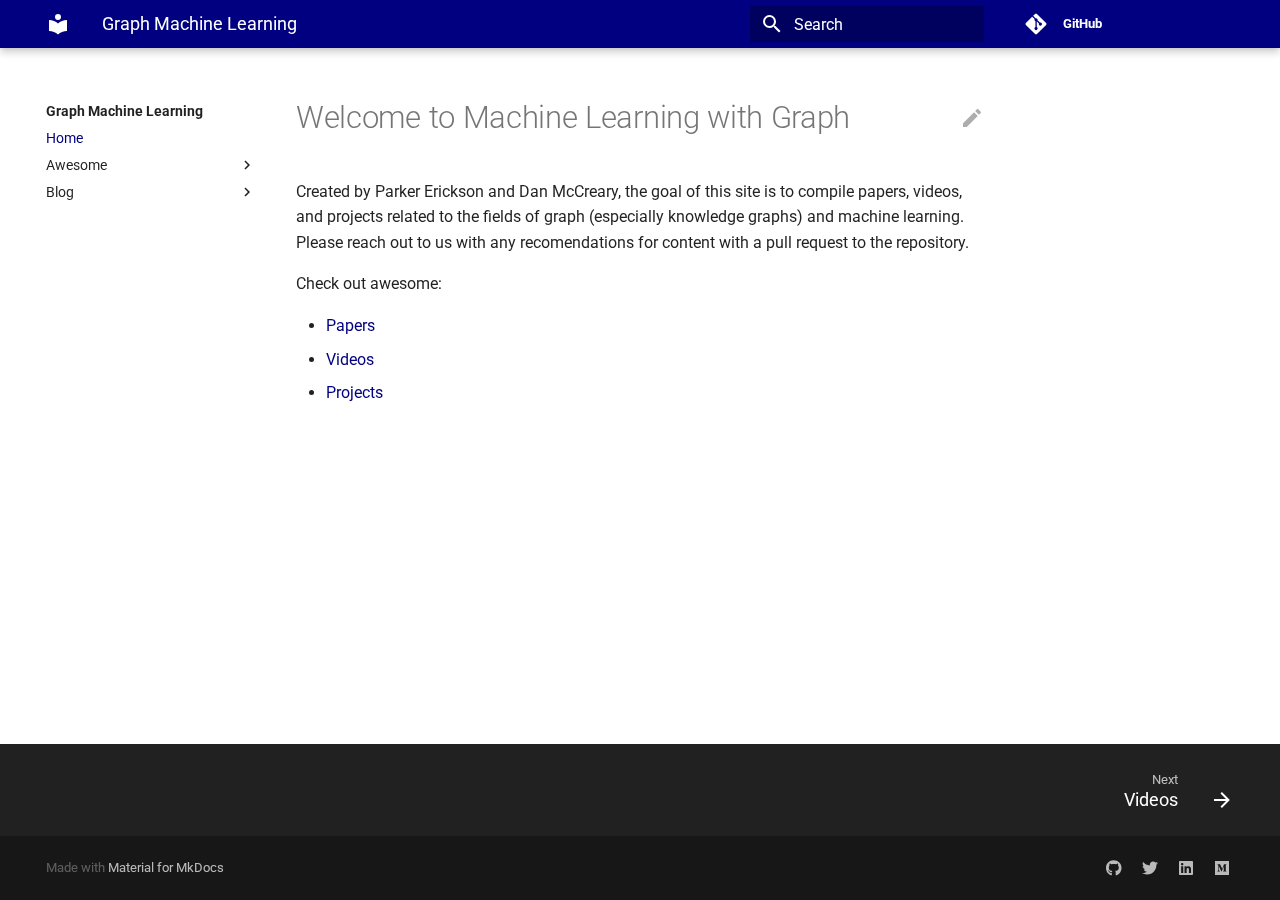
<file: index.html>
<!doctype html>
<html lang="en" class="no-js">
  <head>
    
      <meta charset="utf-8">
      <meta name="viewport" content="width=device-width,initial-scale=1">
      
      
      
      <link rel="shortcut icon" href="assets/images/favicon.png">
      <meta name="generator" content="mkdocs-1.1.2, mkdocs-material-5.4.0">
    
    
      
        <title>Graph Machine Learning</title>
      
    
    
      <link rel="stylesheet" href="assets/stylesheets/main.fe0cca5b.min.css">
      
      
    
    
    
      
        <link href="https://fonts.gstatic.com" rel="preconnect" crossorigin>
        <link rel="stylesheet" href="https://fonts.googleapis.com/css?family=Roboto:300,400,400i,700%7CRoboto+Mono&display=fallback">
        <style>body,input{font-family:"Roboto",-apple-system,BlinkMacSystemFont,Helvetica,Arial,sans-serif}code,kbd,pre{font-family:"Roboto Mono",SFMono-Regular,Consolas,Menlo,monospace}</style>
      
    
    
    
      <link rel="stylesheet" href="stylesheets/extra.css">
    
    
      
    
    
  </head>
  
  
    <body dir="ltr">
  
    
    <input class="md-toggle" data-md-toggle="drawer" type="checkbox" id="__drawer" autocomplete="off">
    <input class="md-toggle" data-md-toggle="search" type="checkbox" id="__search" autocomplete="off">
    <label class="md-overlay" for="__drawer"></label>
    <div data-md-component="skip">
      
        
        <a href="#welcome-to-machine-learning-with-graph" class="md-skip">
          Skip to content
        </a>
      
    </div>
    <div data-md-component="announce">
      
    </div>
    
      <header class="md-header" data-md-component="header">
  <nav class="md-header-nav md-grid" aria-label="Header">
    <a href="." title="Graph Machine Learning" class="md-header-nav__button md-logo" aria-label="Graph Machine Learning">
      
  
  <svg xmlns="http://www.w3.org/2000/svg" viewBox="0 0 24 24"><path d="M12 8a3 3 0 003-3 3 3 0 00-3-3 3 3 0 00-3 3 3 3 0 003 3m0 3.54C9.64 9.35 6.5 8 3 8v11c3.5 0 6.64 1.35 9 3.54 2.36-2.19 5.5-3.54 9-3.54V8c-3.5 0-6.64 1.35-9 3.54z"/></svg>

    </a>
    <label class="md-header-nav__button md-icon" for="__drawer">
      <svg xmlns="http://www.w3.org/2000/svg" viewBox="0 0 24 24"><path d="M3 6h18v2H3V6m0 5h18v2H3v-2m0 5h18v2H3v-2z"/></svg>
    </label>
    <div class="md-header-nav__title" data-md-component="header-title">
      
        <div class="md-header-nav__ellipsis">
          <span class="md-header-nav__topic md-ellipsis">
            Graph Machine Learning
          </span>
          <span class="md-header-nav__topic md-ellipsis">
            
              Home
            
          </span>
        </div>
      
    </div>
    
      <label class="md-header-nav__button md-icon" for="__search">
        <svg xmlns="http://www.w3.org/2000/svg" viewBox="0 0 24 24"><path d="M9.5 3A6.5 6.5 0 0116 9.5c0 1.61-.59 3.09-1.56 4.23l.27.27h.79l5 5-1.5 1.5-5-5v-.79l-.27-.27A6.516 6.516 0 019.5 16 6.5 6.5 0 013 9.5 6.5 6.5 0 019.5 3m0 2C7 5 5 7 5 9.5S7 14 9.5 14 14 12 14 9.5 12 5 9.5 5z"/></svg>
      </label>
      
<div class="md-search" data-md-component="search" role="dialog">
  <label class="md-search__overlay" for="__search"></label>
  <div class="md-search__inner" role="search">
    <form class="md-search__form" name="search">
      <input type="text" class="md-search__input" name="query" aria-label="Search" placeholder="Search" autocapitalize="off" autocorrect="off" autocomplete="off" spellcheck="false" data-md-component="search-query" data-md-state="active">
      <label class="md-search__icon md-icon" for="__search">
        <svg xmlns="http://www.w3.org/2000/svg" viewBox="0 0 24 24"><path d="M9.5 3A6.5 6.5 0 0116 9.5c0 1.61-.59 3.09-1.56 4.23l.27.27h.79l5 5-1.5 1.5-5-5v-.79l-.27-.27A6.516 6.516 0 019.5 16 6.5 6.5 0 013 9.5 6.5 6.5 0 019.5 3m0 2C7 5 5 7 5 9.5S7 14 9.5 14 14 12 14 9.5 12 5 9.5 5z"/></svg>
        <svg xmlns="http://www.w3.org/2000/svg" viewBox="0 0 24 24"><path d="M20 11v2H8l5.5 5.5-1.42 1.42L4.16 12l7.92-7.92L13.5 5.5 8 11h12z"/></svg>
      </label>
      <button type="reset" class="md-search__icon md-icon" aria-label="Clear" data-md-component="search-reset" tabindex="-1">
        <svg xmlns="http://www.w3.org/2000/svg" viewBox="0 0 24 24"><path d="M19 6.41L17.59 5 12 10.59 6.41 5 5 6.41 10.59 12 5 17.59 6.41 19 12 13.41 17.59 19 19 17.59 13.41 12 19 6.41z"/></svg>
      </button>
    </form>
    <div class="md-search__output">
      <div class="md-search__scrollwrap" data-md-scrollfix>
        <div class="md-search-result" data-md-component="search-result">
          <div class="md-search-result__meta">
            Initializing search
          </div>
          <ol class="md-search-result__list"></ol>
        </div>
      </div>
    </div>
  </div>
</div>
    
    
      <div class="md-header-nav__source">
        
<a href="https://github.com/parkererickson/graph-ml/" title="Go to repository" class="md-source">
  <div class="md-source__icon md-icon">
    
    <svg xmlns="http://www.w3.org/2000/svg" viewBox="0 0 448 512"><path d="M439.55 236.05L244 40.45a28.87 28.87 0 00-40.81 0l-40.66 40.63 51.52 51.52c27.06-9.14 52.68 16.77 43.39 43.68l49.66 49.66c34.23-11.8 61.18 31 35.47 56.69-26.49 26.49-70.21-2.87-56-37.34L240.22 199v121.85c25.3 12.54 22.26 41.85 9.08 55a34.34 34.34 0 01-48.55 0c-17.57-17.6-11.07-46.91 11.25-56v-123c-20.8-8.51-24.6-30.74-18.64-45L142.57 101 8.45 235.14a28.86 28.86 0 000 40.81l195.61 195.6a28.86 28.86 0 0040.8 0l194.69-194.69a28.86 28.86 0 000-40.81z"/></svg>
  </div>
  <div class="md-source__repository">
    GitHub
  </div>
</a>
      </div>
    
  </nav>
</header>
    
    <div class="md-container" data-md-component="container">
      
        
      
      
        
      
      <main class="md-main" data-md-component="main">
        <div class="md-main__inner md-grid">
          
            
              <div class="md-sidebar md-sidebar--primary" data-md-component="navigation">
                <div class="md-sidebar__scrollwrap">
                  <div class="md-sidebar__inner">
                    <nav class="md-nav md-nav--primary" aria-label="Navigation" data-md-level="0">
  <label class="md-nav__title" for="__drawer">
    <a href="." title="Graph Machine Learning" class="md-nav__button md-logo" aria-label="Graph Machine Learning">
      
  
  <svg xmlns="http://www.w3.org/2000/svg" viewBox="0 0 24 24"><path d="M12 8a3 3 0 003-3 3 3 0 00-3-3 3 3 0 00-3 3 3 3 0 003 3m0 3.54C9.64 9.35 6.5 8 3 8v11c3.5 0 6.64 1.35 9 3.54 2.36-2.19 5.5-3.54 9-3.54V8c-3.5 0-6.64 1.35-9 3.54z"/></svg>

    </a>
    Graph Machine Learning
  </label>
  
    <div class="md-nav__source">
      
<a href="https://github.com/parkererickson/graph-ml/" title="Go to repository" class="md-source">
  <div class="md-source__icon md-icon">
    
    <svg xmlns="http://www.w3.org/2000/svg" viewBox="0 0 448 512"><path d="M439.55 236.05L244 40.45a28.87 28.87 0 00-40.81 0l-40.66 40.63 51.52 51.52c27.06-9.14 52.68 16.77 43.39 43.68l49.66 49.66c34.23-11.8 61.18 31 35.47 56.69-26.49 26.49-70.21-2.87-56-37.34L240.22 199v121.85c25.3 12.54 22.26 41.85 9.08 55a34.34 34.34 0 01-48.55 0c-17.57-17.6-11.07-46.91 11.25-56v-123c-20.8-8.51-24.6-30.74-18.64-45L142.57 101 8.45 235.14a28.86 28.86 0 000 40.81l195.61 195.6a28.86 28.86 0 0040.8 0l194.69-194.69a28.86 28.86 0 000-40.81z"/></svg>
  </div>
  <div class="md-source__repository">
    GitHub
  </div>
</a>
    </div>
  
  <ul class="md-nav__list" data-md-scrollfix>
    
      
      
      

  


  <li class="md-nav__item md-nav__item--active">
    
    <input class="md-nav__toggle md-toggle" data-md-toggle="toc" type="checkbox" id="__toc">
    
      
    
    
    <a href="." title="Home" class="md-nav__link md-nav__link--active">
      Home
    </a>
    
  </li>

    
      
      
      


  <li class="md-nav__item md-nav__item--nested">
    
      <input class="md-nav__toggle md-toggle" data-md-toggle="nav-2" type="checkbox" id="nav-2">
    
    <label class="md-nav__link" for="nav-2">
      Awesome
      <span class="md-nav__icon md-icon">
        <svg xmlns="http://www.w3.org/2000/svg" viewBox="0 0 24 24"><path d="M8.59 16.58L13.17 12 8.59 7.41 10 6l6 6-6 6-1.41-1.42z"/></svg>
      </span>
    </label>
    <nav class="md-nav" aria-label="Awesome" data-md-level="1">
      <label class="md-nav__title" for="nav-2">
        <span class="md-nav__icon md-icon">
          <svg xmlns="http://www.w3.org/2000/svg" viewBox="0 0 24 24"><path d="M20 11v2H8l5.5 5.5-1.42 1.42L4.16 12l7.92-7.92L13.5 5.5 8 11h12z"/></svg>
        </span>
        Awesome
      </label>
      <ul class="md-nav__list" data-md-scrollfix>
        
        
          
          
          


  <li class="md-nav__item">
    <a href="videos/" title="Videos" class="md-nav__link">
      Videos
    </a>
  </li>

        
          
          
          


  <li class="md-nav__item">
    <a href="papers/" title="Papers" class="md-nav__link">
      Papers
    </a>
  </li>

        
          
          
          


  <li class="md-nav__item">
    <a href="projects/" title="Projects" class="md-nav__link">
      Projects
    </a>
  </li>

        
      </ul>
    </nav>
  </li>

    
      
      
      


  <li class="md-nav__item md-nav__item--nested">
    
      <input class="md-nav__toggle md-toggle" data-md-toggle="nav-3" type="checkbox" id="nav-3">
    
    <label class="md-nav__link" for="nav-3">
      Blog
      <span class="md-nav__icon md-icon">
        <svg xmlns="http://www.w3.org/2000/svg" viewBox="0 0 24 24"><path d="M8.59 16.58L13.17 12 8.59 7.41 10 6l6 6-6 6-1.41-1.42z"/></svg>
      </span>
    </label>
    <nav class="md-nav" aria-label="Blog" data-md-level="1">
      <label class="md-nav__title" for="nav-3">
        <span class="md-nav__icon md-icon">
          <svg xmlns="http://www.w3.org/2000/svg" viewBox="0 0 24 24"><path d="M20 11v2H8l5.5 5.5-1.42 1.42L4.16 12l7.92-7.92L13.5 5.5 8 11h12z"/></svg>
        </span>
        Blog
      </label>
      <ul class="md-nav__list" data-md-scrollfix>
        
        
          
          
          


  <li class="md-nav__item">
    <a href="blog/ipoGCN/" title="IPO Predction Using GCNs" class="md-nav__link">
      IPO Predction Using GCNs
    </a>
  </li>

        
      </ul>
    </nav>
  </li>

    
  </ul>
</nav>
                  </div>
                </div>
              </div>
            
            
              <div class="md-sidebar md-sidebar--secondary" data-md-component="toc">
                <div class="md-sidebar__scrollwrap">
                  <div class="md-sidebar__inner">
                    
<nav class="md-nav md-nav--secondary" aria-label="Table of contents">
  
  
    
  
  
</nav>
                  </div>
                </div>
              </div>
            
          
          <div class="md-content">
            <article class="md-content__inner md-typeset">
              
                
                  <a href="https://github.com/parkererickson/graph-ml/edit/master/docs/index.md" title="Edit this page" class="md-content__button md-icon">
                    <svg xmlns="http://www.w3.org/2000/svg" viewBox="0 0 24 24"><path d="M20.71 7.04c.39-.39.39-1.04 0-1.41l-2.34-2.34c-.37-.39-1.02-.39-1.41 0l-1.84 1.83 3.75 3.75M3 17.25V21h3.75L17.81 9.93l-3.75-3.75L3 17.25z"/></svg>
                  </a>
                
                
                  
                
                
                <h1 id="welcome-to-machine-learning-with-graph">Welcome to Machine Learning with Graph</h1>
<p>Created by Parker Erickson and Dan McCreary, the goal of this site is to compile papers, videos, and projects related to the fields of graph (especially knowledge graphs) and machine learning. Please reach out to us with any recomendations for content with a pull request to the repository.</p>
<p>Check out awesome:</p>
<ul>
<li>
<p><a href="https://parkererickson.github.io/graph-ml/papers/">Papers</a></p>
</li>
<li>
<p><a href="https://parkererickson.github.io/graph-ml/videos/">Videos</a></p>
</li>
<li>
<p><a href="https://parkererickson.github.io/graph-ml/projects/">Projects</a></p>
</li>
</ul>
                
              
              
                


              
            </article>
          </div>
        </div>
      </main>
      
        
<footer class="md-footer">
  
    <div class="md-footer-nav">
      <nav class="md-footer-nav__inner md-grid" aria-label="Footer">
        
        
          <a href="videos/" title="Videos" class="md-footer-nav__link md-footer-nav__link--next" rel="next">
            <div class="md-footer-nav__title">
              <div class="md-ellipsis">
                <span class="md-footer-nav__direction">
                  Next
                </span>
                Videos
              </div>
            </div>
            <div class="md-footer-nav__button md-icon">
              <svg xmlns="http://www.w3.org/2000/svg" viewBox="0 0 24 24"><path d="M4 11v2h12l-5.5 5.5 1.42 1.42L19.84 12l-7.92-7.92L10.5 5.5 16 11H4z"/></svg>
            </div>
          </a>
        
      </nav>
    </div>
  
  <div class="md-footer-meta md-typeset">
    <div class="md-footer-meta__inner md-grid">
      <div class="md-footer-copyright">
        
        Made with
        <a href="https://squidfunk.github.io/mkdocs-material/" target="_blank" rel="noopener">
          Material for MkDocs
        </a>
      </div>
      
  <div class="md-footer-social">
    
      
      
        
        
      
      <a href="https://github.com/parkererickson" target="_blank" rel="noopener" title="github.com" class="md-footer-social__link">
        <svg xmlns="http://www.w3.org/2000/svg" viewBox="0 0 496 512"><path d="M165.9 397.4c0 2-2.3 3.6-5.2 3.6-3.3.3-5.6-1.3-5.6-3.6 0-2 2.3-3.6 5.2-3.6 3-.3 5.6 1.3 5.6 3.6zm-31.1-4.5c-.7 2 1.3 4.3 4.3 4.9 2.6 1 5.6 0 6.2-2s-1.3-4.3-4.3-5.2c-2.6-.7-5.5.3-6.2 2.3zm44.2-1.7c-2.9.7-4.9 2.6-4.6 4.9.3 2 2.9 3.3 5.9 2.6 2.9-.7 4.9-2.6 4.6-4.6-.3-1.9-3-3.2-5.9-2.9zM244.8 8C106.1 8 0 113.3 0 252c0 110.9 69.8 205.8 169.5 239.2 12.8 2.3 17.3-5.6 17.3-12.1 0-6.2-.3-40.4-.3-61.4 0 0-70 15-84.7-29.8 0 0-11.4-29.1-27.8-36.6 0 0-22.9-15.7 1.6-15.4 0 0 24.9 2 38.6 25.8 21.9 38.6 58.6 27.5 72.9 20.9 2.3-16 8.8-27.1 16-33.7-55.9-6.2-112.3-14.3-112.3-110.5 0-27.5 7.6-41.3 23.6-58.9-2.6-6.5-11.1-33.3 2.6-67.9 20.9-6.5 69 27 69 27 20-5.6 41.5-8.5 62.8-8.5s42.8 2.9 62.8 8.5c0 0 48.1-33.6 69-27 13.7 34.7 5.2 61.4 2.6 67.9 16 17.7 25.8 31.5 25.8 58.9 0 96.5-58.9 104.2-114.8 110.5 9.2 7.9 17 22.9 17 46.4 0 33.7-.3 75.4-.3 83.6 0 6.5 4.6 14.4 17.3 12.1C428.2 457.8 496 362.9 496 252 496 113.3 383.5 8 244.8 8zM97.2 352.9c-1.3 1-1 3.3.7 5.2 1.6 1.6 3.9 2.3 5.2 1 1.3-1 1-3.3-.7-5.2-1.6-1.6-3.9-2.3-5.2-1zm-10.8-8.1c-.7 1.3.3 2.9 2.3 3.9 1.6 1 3.6.7 4.3-.7.7-1.3-.3-2.9-2.3-3.9-2-.6-3.6-.3-4.3.7zm32.4 35.6c-1.6 1.3-1 4.3 1.3 6.2 2.3 2.3 5.2 2.6 6.5 1 1.3-1.3.7-4.3-1.3-6.2-2.2-2.3-5.2-2.6-6.5-1zm-11.4-14.7c-1.6 1-1.6 3.6 0 5.9 1.6 2.3 4.3 3.3 5.6 2.3 1.6-1.3 1.6-3.9 0-6.2-1.4-2.3-4-3.3-5.6-2z"/></svg>
      </a>
    
      
      
        
        
      
      <a href="https://twitter.com/p_erickson30" target="_blank" rel="noopener" title="twitter.com" class="md-footer-social__link">
        <svg xmlns="http://www.w3.org/2000/svg" viewBox="0 0 512 512"><path d="M459.37 151.716c.325 4.548.325 9.097.325 13.645 0 138.72-105.583 298.558-298.558 298.558-59.452 0-114.68-17.219-161.137-47.106 8.447.974 16.568 1.299 25.34 1.299 49.055 0 94.213-16.568 130.274-44.832-46.132-.975-84.792-31.188-98.112-72.772 6.498.974 12.995 1.624 19.818 1.624 9.421 0 18.843-1.3 27.614-3.573-48.081-9.747-84.143-51.98-84.143-102.985v-1.299c13.969 7.797 30.214 12.67 47.431 13.319-28.264-18.843-46.781-51.005-46.781-87.391 0-19.492 5.197-37.36 14.294-52.954 51.655 63.675 129.3 105.258 216.365 109.807-1.624-7.797-2.599-15.918-2.599-24.04 0-57.828 46.782-104.934 104.934-104.934 30.213 0 57.502 12.67 76.67 33.137 23.715-4.548 46.456-13.32 66.599-25.34-7.798 24.366-24.366 44.833-46.132 57.827 21.117-2.273 41.584-8.122 60.426-16.243-14.292 20.791-32.161 39.308-52.628 54.253z"/></svg>
      </a>
    
      
      
        
        
      
      <a href="https://linkedin.com/in/parker-erickson" target="_blank" rel="noopener" title="linkedin.com" class="md-footer-social__link">
        <svg xmlns="http://www.w3.org/2000/svg" viewBox="0 0 448 512"><path d="M416 32H31.9C14.3 32 0 46.5 0 64.3v383.4C0 465.5 14.3 480 31.9 480H416c17.6 0 32-14.5 32-32.3V64.3c0-17.8-14.4-32.3-32-32.3zM135.4 416H69V202.2h66.5V416zm-33.2-243c-21.3 0-38.5-17.3-38.5-38.5S80.9 96 102.2 96c21.2 0 38.5 17.3 38.5 38.5 0 21.3-17.2 38.5-38.5 38.5zm282.1 243h-66.4V312c0-24.8-.5-56.7-34.5-56.7-34.6 0-39.9 27-39.9 54.9V416h-66.4V202.2h63.7v29.2h.9c8.9-16.8 30.6-34.5 62.9-34.5 67.2 0 79.7 44.3 79.7 101.9V416z"/></svg>
      </a>
    
      
      
        
        
      
      <a href="https://medium.com/@parker.erickson" target="_blank" rel="noopener" title="medium.com" class="md-footer-social__link">
        <svg xmlns="http://www.w3.org/2000/svg" viewBox="0 0 448 512"><path d="M0 32v448h448V32H0zm372.2 106.1l-24 23c-2.1 1.6-3.1 4.2-2.7 6.7v169.3c-.4 2.6.6 5.2 2.7 6.7l23.5 23v5.1h-118V367l24.3-23.6c2.4-2.4 2.4-3.1 2.4-6.7V199.8l-67.6 171.6h-9.1L125 199.8v115c-.7 4.8 1 9.7 4.4 13.2l31.6 38.3v5.1H71.2v-5.1l31.6-38.3c3.4-3.5 4.9-8.4 4.1-13.2v-133c.4-3.7-1-7.3-3.8-9.8L75 138.1V133h87.3l67.4 148L289 133.1h83.2v5z"/></svg>
      </a>
    
  </div>

    </div>
  </div>
</footer>
      
    </div>
    
      <script src="assets/javascripts/vendor.d710d30a.min.js"></script>
      <script src="assets/javascripts/bundle.b39636ac.min.js"></script><script id="__lang" type="application/json">{"clipboard.copy": "Copy to clipboard", "clipboard.copied": "Copied to clipboard", "search.config.lang": "en", "search.config.pipeline": "trimmer, stopWordFilter", "search.config.separator": "[\\s\\-]+", "search.result.placeholder": "Type to start searching", "search.result.none": "No matching documents", "search.result.one": "1 matching document", "search.result.other": "# matching documents"}</script>
      
      <script>
        app = initialize({
          base: ".",
          features: [],
          search: Object.assign({
            worker: "assets/javascripts/worker/search.a68abb33.min.js"
          }, typeof search !== "undefined" && search)
        })
      </script>
      
    
  </body>
</html>
</file>
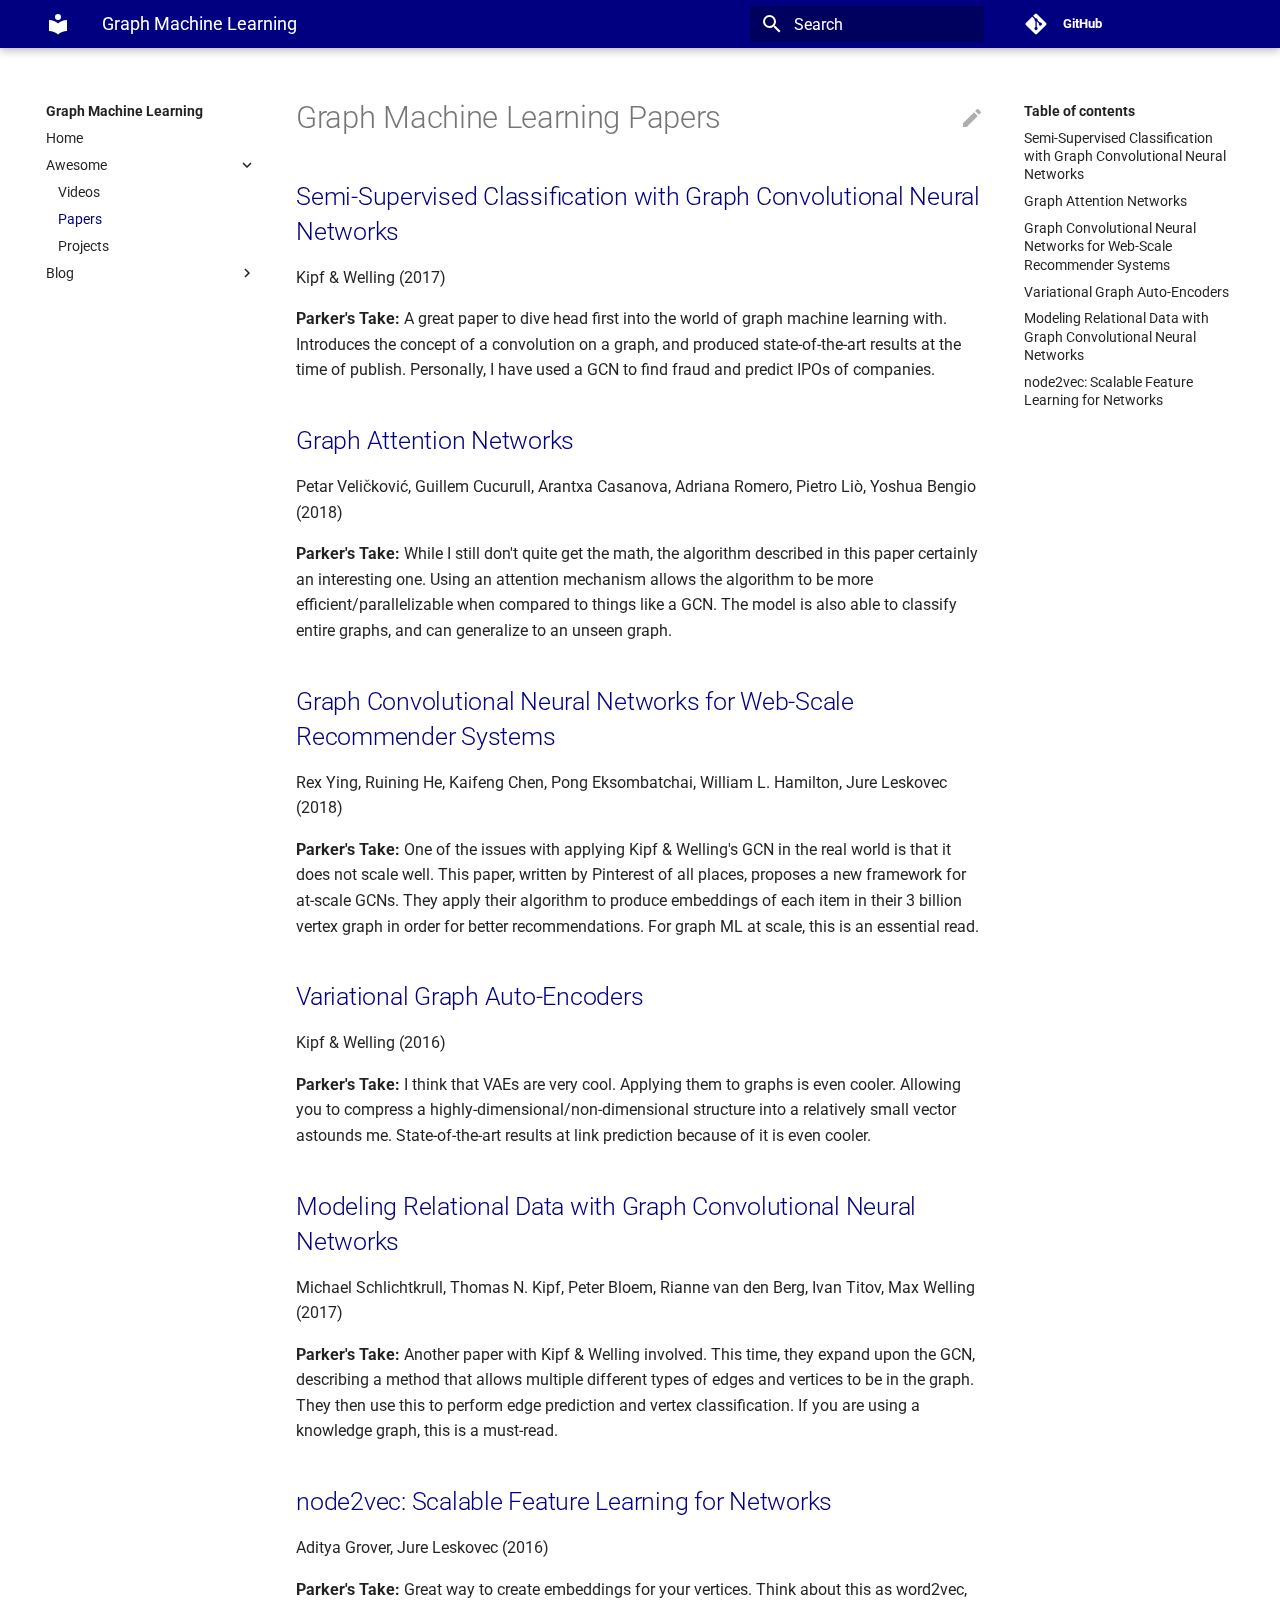
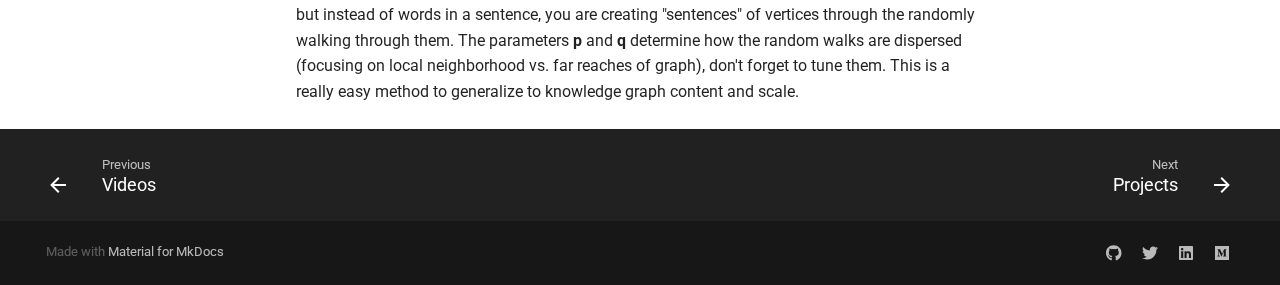
<file: papers/index.html>
<!doctype html>
<html lang="en" class="no-js">
  <head>
    
      <meta charset="utf-8">
      <meta name="viewport" content="width=device-width,initial-scale=1">
      
      
      
      <link rel="shortcut icon" href="../assets/images/favicon.png">
      <meta name="generator" content="mkdocs-1.1.2, mkdocs-material-5.4.0">
    
    
      
        <title>Papers - Graph Machine Learning</title>
      
    
    
      <link rel="stylesheet" href="../assets/stylesheets/main.fe0cca5b.min.css">
      
      
    
    
    
      
        <link href="https://fonts.gstatic.com" rel="preconnect" crossorigin>
        <link rel="stylesheet" href="https://fonts.googleapis.com/css?family=Roboto:300,400,400i,700%7CRoboto+Mono&display=fallback">
        <style>body,input{font-family:"Roboto",-apple-system,BlinkMacSystemFont,Helvetica,Arial,sans-serif}code,kbd,pre{font-family:"Roboto Mono",SFMono-Regular,Consolas,Menlo,monospace}</style>
      
    
    
    
      <link rel="stylesheet" href="../stylesheets/extra.css">
    
    
      
    
    
  </head>
  
  
    <body dir="ltr">
  
    
    <input class="md-toggle" data-md-toggle="drawer" type="checkbox" id="__drawer" autocomplete="off">
    <input class="md-toggle" data-md-toggle="search" type="checkbox" id="__search" autocomplete="off">
    <label class="md-overlay" for="__drawer"></label>
    <div data-md-component="skip">
      
        
        <a href="#graph-machine-learning-papers" class="md-skip">
          Skip to content
        </a>
      
    </div>
    <div data-md-component="announce">
      
    </div>
    
      <header class="md-header" data-md-component="header">
  <nav class="md-header-nav md-grid" aria-label="Header">
    <a href=".." title="Graph Machine Learning" class="md-header-nav__button md-logo" aria-label="Graph Machine Learning">
      
  
  <svg xmlns="http://www.w3.org/2000/svg" viewBox="0 0 24 24"><path d="M12 8a3 3 0 003-3 3 3 0 00-3-3 3 3 0 00-3 3 3 3 0 003 3m0 3.54C9.64 9.35 6.5 8 3 8v11c3.5 0 6.64 1.35 9 3.54 2.36-2.19 5.5-3.54 9-3.54V8c-3.5 0-6.64 1.35-9 3.54z"/></svg>

    </a>
    <label class="md-header-nav__button md-icon" for="__drawer">
      <svg xmlns="http://www.w3.org/2000/svg" viewBox="0 0 24 24"><path d="M3 6h18v2H3V6m0 5h18v2H3v-2m0 5h18v2H3v-2z"/></svg>
    </label>
    <div class="md-header-nav__title" data-md-component="header-title">
      
        <div class="md-header-nav__ellipsis">
          <span class="md-header-nav__topic md-ellipsis">
            Graph Machine Learning
          </span>
          <span class="md-header-nav__topic md-ellipsis">
            
              Papers
            
          </span>
        </div>
      
    </div>
    
      <label class="md-header-nav__button md-icon" for="__search">
        <svg xmlns="http://www.w3.org/2000/svg" viewBox="0 0 24 24"><path d="M9.5 3A6.5 6.5 0 0116 9.5c0 1.61-.59 3.09-1.56 4.23l.27.27h.79l5 5-1.5 1.5-5-5v-.79l-.27-.27A6.516 6.516 0 019.5 16 6.5 6.5 0 013 9.5 6.5 6.5 0 019.5 3m0 2C7 5 5 7 5 9.5S7 14 9.5 14 14 12 14 9.5 12 5 9.5 5z"/></svg>
      </label>
      
<div class="md-search" data-md-component="search" role="dialog">
  <label class="md-search__overlay" for="__search"></label>
  <div class="md-search__inner" role="search">
    <form class="md-search__form" name="search">
      <input type="text" class="md-search__input" name="query" aria-label="Search" placeholder="Search" autocapitalize="off" autocorrect="off" autocomplete="off" spellcheck="false" data-md-component="search-query" data-md-state="active">
      <label class="md-search__icon md-icon" for="__search">
        <svg xmlns="http://www.w3.org/2000/svg" viewBox="0 0 24 24"><path d="M9.5 3A6.5 6.5 0 0116 9.5c0 1.61-.59 3.09-1.56 4.23l.27.27h.79l5 5-1.5 1.5-5-5v-.79l-.27-.27A6.516 6.516 0 019.5 16 6.5 6.5 0 013 9.5 6.5 6.5 0 019.5 3m0 2C7 5 5 7 5 9.5S7 14 9.5 14 14 12 14 9.5 12 5 9.5 5z"/></svg>
        <svg xmlns="http://www.w3.org/2000/svg" viewBox="0 0 24 24"><path d="M20 11v2H8l5.5 5.5-1.42 1.42L4.16 12l7.92-7.92L13.5 5.5 8 11h12z"/></svg>
      </label>
      <button type="reset" class="md-search__icon md-icon" aria-label="Clear" data-md-component="search-reset" tabindex="-1">
        <svg xmlns="http://www.w3.org/2000/svg" viewBox="0 0 24 24"><path d="M19 6.41L17.59 5 12 10.59 6.41 5 5 6.41 10.59 12 5 17.59 6.41 19 12 13.41 17.59 19 19 17.59 13.41 12 19 6.41z"/></svg>
      </button>
    </form>
    <div class="md-search__output">
      <div class="md-search__scrollwrap" data-md-scrollfix>
        <div class="md-search-result" data-md-component="search-result">
          <div class="md-search-result__meta">
            Initializing search
          </div>
          <ol class="md-search-result__list"></ol>
        </div>
      </div>
    </div>
  </div>
</div>
    
    
      <div class="md-header-nav__source">
        
<a href="https://github.com/parkererickson/graph-ml/" title="Go to repository" class="md-source">
  <div class="md-source__icon md-icon">
    
    <svg xmlns="http://www.w3.org/2000/svg" viewBox="0 0 448 512"><path d="M439.55 236.05L244 40.45a28.87 28.87 0 00-40.81 0l-40.66 40.63 51.52 51.52c27.06-9.14 52.68 16.77 43.39 43.68l49.66 49.66c34.23-11.8 61.18 31 35.47 56.69-26.49 26.49-70.21-2.87-56-37.34L240.22 199v121.85c25.3 12.54 22.26 41.85 9.08 55a34.34 34.34 0 01-48.55 0c-17.57-17.6-11.07-46.91 11.25-56v-123c-20.8-8.51-24.6-30.74-18.64-45L142.57 101 8.45 235.14a28.86 28.86 0 000 40.81l195.61 195.6a28.86 28.86 0 0040.8 0l194.69-194.69a28.86 28.86 0 000-40.81z"/></svg>
  </div>
  <div class="md-source__repository">
    GitHub
  </div>
</a>
      </div>
    
  </nav>
</header>
    
    <div class="md-container" data-md-component="container">
      
        
      
      
        
      
      <main class="md-main" data-md-component="main">
        <div class="md-main__inner md-grid">
          
            
              <div class="md-sidebar md-sidebar--primary" data-md-component="navigation">
                <div class="md-sidebar__scrollwrap">
                  <div class="md-sidebar__inner">
                    <nav class="md-nav md-nav--primary" aria-label="Navigation" data-md-level="0">
  <label class="md-nav__title" for="__drawer">
    <a href=".." title="Graph Machine Learning" class="md-nav__button md-logo" aria-label="Graph Machine Learning">
      
  
  <svg xmlns="http://www.w3.org/2000/svg" viewBox="0 0 24 24"><path d="M12 8a3 3 0 003-3 3 3 0 00-3-3 3 3 0 00-3 3 3 3 0 003 3m0 3.54C9.64 9.35 6.5 8 3 8v11c3.5 0 6.64 1.35 9 3.54 2.36-2.19 5.5-3.54 9-3.54V8c-3.5 0-6.64 1.35-9 3.54z"/></svg>

    </a>
    Graph Machine Learning
  </label>
  
    <div class="md-nav__source">
      
<a href="https://github.com/parkererickson/graph-ml/" title="Go to repository" class="md-source">
  <div class="md-source__icon md-icon">
    
    <svg xmlns="http://www.w3.org/2000/svg" viewBox="0 0 448 512"><path d="M439.55 236.05L244 40.45a28.87 28.87 0 00-40.81 0l-40.66 40.63 51.52 51.52c27.06-9.14 52.68 16.77 43.39 43.68l49.66 49.66c34.23-11.8 61.18 31 35.47 56.69-26.49 26.49-70.21-2.87-56-37.34L240.22 199v121.85c25.3 12.54 22.26 41.85 9.08 55a34.34 34.34 0 01-48.55 0c-17.57-17.6-11.07-46.91 11.25-56v-123c-20.8-8.51-24.6-30.74-18.64-45L142.57 101 8.45 235.14a28.86 28.86 0 000 40.81l195.61 195.6a28.86 28.86 0 0040.8 0l194.69-194.69a28.86 28.86 0 000-40.81z"/></svg>
  </div>
  <div class="md-source__repository">
    GitHub
  </div>
</a>
    </div>
  
  <ul class="md-nav__list" data-md-scrollfix>
    
      
      
      


  <li class="md-nav__item">
    <a href=".." title="Home" class="md-nav__link">
      Home
    </a>
  </li>

    
      
      
      

  


  <li class="md-nav__item md-nav__item--active md-nav__item--nested">
    
      <input class="md-nav__toggle md-toggle" data-md-toggle="nav-2" type="checkbox" id="nav-2" checked>
    
    <label class="md-nav__link" for="nav-2">
      Awesome
      <span class="md-nav__icon md-icon">
        <svg xmlns="http://www.w3.org/2000/svg" viewBox="0 0 24 24"><path d="M8.59 16.58L13.17 12 8.59 7.41 10 6l6 6-6 6-1.41-1.42z"/></svg>
      </span>
    </label>
    <nav class="md-nav" aria-label="Awesome" data-md-level="1">
      <label class="md-nav__title" for="nav-2">
        <span class="md-nav__icon md-icon">
          <svg xmlns="http://www.w3.org/2000/svg" viewBox="0 0 24 24"><path d="M20 11v2H8l5.5 5.5-1.42 1.42L4.16 12l7.92-7.92L13.5 5.5 8 11h12z"/></svg>
        </span>
        Awesome
      </label>
      <ul class="md-nav__list" data-md-scrollfix>
        
        
          
          
          


  <li class="md-nav__item">
    <a href="../videos/" title="Videos" class="md-nav__link">
      Videos
    </a>
  </li>

        
          
          
          

  


  <li class="md-nav__item md-nav__item--active">
    
    <input class="md-nav__toggle md-toggle" data-md-toggle="toc" type="checkbox" id="__toc">
    
      
    
    
      <label class="md-nav__link md-nav__link--active" for="__toc">
        Papers
        <span class="md-nav__icon md-icon">
          <svg xmlns="http://www.w3.org/2000/svg" viewBox="0 0 24 24"><path d="M3 9h14V7H3v2m0 4h14v-2H3v2m0 4h14v-2H3v2m16 0h2v-2h-2v2m0-10v2h2V7h-2m0 6h2v-2h-2v2z"/></svg>
        </span>
      </label>
    
    <a href="./" title="Papers" class="md-nav__link md-nav__link--active">
      Papers
    </a>
    
      
<nav class="md-nav md-nav--secondary" aria-label="Table of contents">
  
  
    
  
  
    <label class="md-nav__title" for="__toc">
      <span class="md-nav__icon md-icon">
        <svg xmlns="http://www.w3.org/2000/svg" viewBox="0 0 24 24"><path d="M20 11v2H8l5.5 5.5-1.42 1.42L4.16 12l7.92-7.92L13.5 5.5 8 11h12z"/></svg>
      </span>
      Table of contents
    </label>
    <ul class="md-nav__list" data-md-scrollfix>
      
        <li class="md-nav__item">
  <a href="#semi-supervised-classification-with-graph-convolutional-neural-networks" class="md-nav__link">
    Semi-Supervised Classification with Graph Convolutional Neural Networks
  </a>
  
</li>
      
        <li class="md-nav__item">
  <a href="#graph-attention-networks" class="md-nav__link">
    Graph Attention Networks
  </a>
  
</li>
      
        <li class="md-nav__item">
  <a href="#graph-convolutional-neural-networks-for-web-scale-recommender-systems" class="md-nav__link">
    Graph Convolutional Neural Networks for Web-Scale Recommender Systems
  </a>
  
</li>
      
        <li class="md-nav__item">
  <a href="#variational-graph-auto-encoders" class="md-nav__link">
    Variational Graph Auto-Encoders
  </a>
  
</li>
      
        <li class="md-nav__item">
  <a href="#modeling-relational-data-with-graph-convolutional-neural-networks" class="md-nav__link">
    Modeling Relational Data with Graph Convolutional Neural Networks
  </a>
  
</li>
      
        <li class="md-nav__item">
  <a href="#node2vec-scalable-feature-learning-for-networks" class="md-nav__link">
    node2vec: Scalable Feature Learning for Networks
  </a>
  
</li>
      
    </ul>
  
</nav>
    
  </li>

        
          
          
          


  <li class="md-nav__item">
    <a href="../projects/" title="Projects" class="md-nav__link">
      Projects
    </a>
  </li>

        
      </ul>
    </nav>
  </li>

    
      
      
      


  <li class="md-nav__item md-nav__item--nested">
    
      <input class="md-nav__toggle md-toggle" data-md-toggle="nav-3" type="checkbox" id="nav-3">
    
    <label class="md-nav__link" for="nav-3">
      Blog
      <span class="md-nav__icon md-icon">
        <svg xmlns="http://www.w3.org/2000/svg" viewBox="0 0 24 24"><path d="M8.59 16.58L13.17 12 8.59 7.41 10 6l6 6-6 6-1.41-1.42z"/></svg>
      </span>
    </label>
    <nav class="md-nav" aria-label="Blog" data-md-level="1">
      <label class="md-nav__title" for="nav-3">
        <span class="md-nav__icon md-icon">
          <svg xmlns="http://www.w3.org/2000/svg" viewBox="0 0 24 24"><path d="M20 11v2H8l5.5 5.5-1.42 1.42L4.16 12l7.92-7.92L13.5 5.5 8 11h12z"/></svg>
        </span>
        Blog
      </label>
      <ul class="md-nav__list" data-md-scrollfix>
        
        
          
          
          


  <li class="md-nav__item">
    <a href="../blog/ipoGCN/" title="IPO Predction Using GCNs" class="md-nav__link">
      IPO Predction Using GCNs
    </a>
  </li>

        
      </ul>
    </nav>
  </li>

    
  </ul>
</nav>
                  </div>
                </div>
              </div>
            
            
              <div class="md-sidebar md-sidebar--secondary" data-md-component="toc">
                <div class="md-sidebar__scrollwrap">
                  <div class="md-sidebar__inner">
                    
<nav class="md-nav md-nav--secondary" aria-label="Table of contents">
  
  
    
  
  
    <label class="md-nav__title" for="__toc">
      <span class="md-nav__icon md-icon">
        <svg xmlns="http://www.w3.org/2000/svg" viewBox="0 0 24 24"><path d="M20 11v2H8l5.5 5.5-1.42 1.42L4.16 12l7.92-7.92L13.5 5.5 8 11h12z"/></svg>
      </span>
      Table of contents
    </label>
    <ul class="md-nav__list" data-md-scrollfix>
      
        <li class="md-nav__item">
  <a href="#semi-supervised-classification-with-graph-convolutional-neural-networks" class="md-nav__link">
    Semi-Supervised Classification with Graph Convolutional Neural Networks
  </a>
  
</li>
      
        <li class="md-nav__item">
  <a href="#graph-attention-networks" class="md-nav__link">
    Graph Attention Networks
  </a>
  
</li>
      
        <li class="md-nav__item">
  <a href="#graph-convolutional-neural-networks-for-web-scale-recommender-systems" class="md-nav__link">
    Graph Convolutional Neural Networks for Web-Scale Recommender Systems
  </a>
  
</li>
      
        <li class="md-nav__item">
  <a href="#variational-graph-auto-encoders" class="md-nav__link">
    Variational Graph Auto-Encoders
  </a>
  
</li>
      
        <li class="md-nav__item">
  <a href="#modeling-relational-data-with-graph-convolutional-neural-networks" class="md-nav__link">
    Modeling Relational Data with Graph Convolutional Neural Networks
  </a>
  
</li>
      
        <li class="md-nav__item">
  <a href="#node2vec-scalable-feature-learning-for-networks" class="md-nav__link">
    node2vec: Scalable Feature Learning for Networks
  </a>
  
</li>
      
    </ul>
  
</nav>
                  </div>
                </div>
              </div>
            
          
          <div class="md-content">
            <article class="md-content__inner md-typeset">
              
                
                  <a href="https://github.com/parkererickson/graph-ml/edit/master/docs/papers.md" title="Edit this page" class="md-content__button md-icon">
                    <svg xmlns="http://www.w3.org/2000/svg" viewBox="0 0 24 24"><path d="M20.71 7.04c.39-.39.39-1.04 0-1.41l-2.34-2.34c-.37-.39-1.02-.39-1.41 0l-1.84 1.83 3.75 3.75M3 17.25V21h3.75L17.81 9.93l-3.75-3.75L3 17.25z"/></svg>
                  </a>
                
                
                  
                
                
                <h1 id="graph-machine-learning-papers">Graph Machine Learning Papers</h1>
<h2 id="semi-supervised-classification-with-graph-convolutional-neural-networks"><a href="https://arxiv.org/abs/1609.02907">Semi-Supervised Classification with Graph Convolutional Neural Networks</a></h2>
<p>Kipf &amp; Welling (2017)</p>
<p><strong>Parker's Take:</strong> A great paper to dive head first into the world of graph machine learning with. Introduces the concept of a convolution on a graph, and produced state-of-the-art results at the time of publish. Personally, I have used a GCN to find fraud and predict IPOs of companies.</p>
<h2 id="graph-attention-networks"><a href="https://arxiv.org/abs/1710.10903">Graph Attention Networks</a></h2>
<p>Petar Veličković, Guillem Cucurull, Arantxa Casanova, Adriana Romero, Pietro Liò, Yoshua Bengio (2018)</p>
<p><strong>Parker's Take:</strong> While I still don't quite get the math, the algorithm described in this paper certainly an interesting one. Using an attention mechanism allows the algorithm to be more efficient/parallelizable when compared to things like a GCN. The model is also able to classify entire graphs, and can generalize to an unseen graph.</p>
<h2 id="graph-convolutional-neural-networks-for-web-scale-recommender-systems"><a href="https://arxiv.org/abs/1806.01973">Graph Convolutional Neural Networks for Web-Scale Recommender Systems</a></h2>
<p>Rex Ying, Ruining He, Kaifeng Chen, Pong Eksombatchai, William L. Hamilton, Jure Leskovec (2018)</p>
<p><strong>Parker's Take:</strong> One of the issues with applying Kipf &amp; Welling's GCN in the real world is that it does not scale well. This paper, written by Pinterest of all places, proposes a new framework for at-scale GCNs. They apply their algorithm to produce embeddings of each item in their 3 billion vertex graph in order for better recommendations. For graph ML at scale, this is an essential read.</p>
<h2 id="variational-graph-auto-encoders"><a href="https://arxiv.org/abs/1611.07308">Variational Graph Auto-Encoders</a></h2>
<p>Kipf &amp; Welling (2016)</p>
<p><strong>Parker's Take:</strong> I think that VAEs are very cool. Applying them to graphs is even cooler. Allowing you to compress a highly-dimensional/non-dimensional structure into a relatively small vector astounds me. State-of-the-art results at link prediction because of it is even cooler.</p>
<h2 id="modeling-relational-data-with-graph-convolutional-neural-networks"><a href="https://arxiv.org/abs/1703.06103">Modeling Relational Data with Graph Convolutional Neural Networks</a></h2>
<p>Michael Schlichtkrull, Thomas N. Kipf, Peter Bloem, Rianne van den Berg, Ivan Titov, Max Welling (2017)</p>
<p><strong>Parker's Take:</strong> Another paper with Kipf &amp; Welling involved. This time, they expand upon the GCN, describing a method that allows multiple different types of edges and vertices to be in the graph. They then use this to perform edge prediction and vertex classification. If you are using a knowledge graph, this is a must-read.</p>
<h2 id="node2vec-scalable-feature-learning-for-networks"><a href="https://arxiv.org/abs/1607.00653">node2vec: Scalable Feature Learning for Networks</a></h2>
<p>Aditya Grover, Jure Leskovec (2016)</p>
<p><strong>Parker's Take:</strong> Great way to create embeddings for your vertices. Think about this as word2vec, but instead of words in a sentence, you are creating "sentences" of vertices through the randomly walking through them. The parameters <strong>p</strong> and <strong>q</strong> determine how the random walks are dispersed (focusing on local neighborhood vs. far reaches of graph), don't forget to tune them. This is a really easy method to generalize to knowledge graph content and scale.</p>
                
              
              
                


              
            </article>
          </div>
        </div>
      </main>
      
        
<footer class="md-footer">
  
    <div class="md-footer-nav">
      <nav class="md-footer-nav__inner md-grid" aria-label="Footer">
        
          <a href="../videos/" title="Videos" class="md-footer-nav__link md-footer-nav__link--prev" rel="prev">
            <div class="md-footer-nav__button md-icon">
              <svg xmlns="http://www.w3.org/2000/svg" viewBox="0 0 24 24"><path d="M20 11v2H8l5.5 5.5-1.42 1.42L4.16 12l7.92-7.92L13.5 5.5 8 11h12z"/></svg>
            </div>
            <div class="md-footer-nav__title">
              <div class="md-ellipsis">
                <span class="md-footer-nav__direction">
                  Previous
                </span>
                Videos
              </div>
            </div>
          </a>
        
        
          <a href="../projects/" title="Projects" class="md-footer-nav__link md-footer-nav__link--next" rel="next">
            <div class="md-footer-nav__title">
              <div class="md-ellipsis">
                <span class="md-footer-nav__direction">
                  Next
                </span>
                Projects
              </div>
            </div>
            <div class="md-footer-nav__button md-icon">
              <svg xmlns="http://www.w3.org/2000/svg" viewBox="0 0 24 24"><path d="M4 11v2h12l-5.5 5.5 1.42 1.42L19.84 12l-7.92-7.92L10.5 5.5 16 11H4z"/></svg>
            </div>
          </a>
        
      </nav>
    </div>
  
  <div class="md-footer-meta md-typeset">
    <div class="md-footer-meta__inner md-grid">
      <div class="md-footer-copyright">
        
        Made with
        <a href="https://squidfunk.github.io/mkdocs-material/" target="_blank" rel="noopener">
          Material for MkDocs
        </a>
      </div>
      
  <div class="md-footer-social">
    
      
      
        
        
      
      <a href="https://github.com/parkererickson" target="_blank" rel="noopener" title="github.com" class="md-footer-social__link">
        <svg xmlns="http://www.w3.org/2000/svg" viewBox="0 0 496 512"><path d="M165.9 397.4c0 2-2.3 3.6-5.2 3.6-3.3.3-5.6-1.3-5.6-3.6 0-2 2.3-3.6 5.2-3.6 3-.3 5.6 1.3 5.6 3.6zm-31.1-4.5c-.7 2 1.3 4.3 4.3 4.9 2.6 1 5.6 0 6.2-2s-1.3-4.3-4.3-5.2c-2.6-.7-5.5.3-6.2 2.3zm44.2-1.7c-2.9.7-4.9 2.6-4.6 4.9.3 2 2.9 3.3 5.9 2.6 2.9-.7 4.9-2.6 4.6-4.6-.3-1.9-3-3.2-5.9-2.9zM244.8 8C106.1 8 0 113.3 0 252c0 110.9 69.8 205.8 169.5 239.2 12.8 2.3 17.3-5.6 17.3-12.1 0-6.2-.3-40.4-.3-61.4 0 0-70 15-84.7-29.8 0 0-11.4-29.1-27.8-36.6 0 0-22.9-15.7 1.6-15.4 0 0 24.9 2 38.6 25.8 21.9 38.6 58.6 27.5 72.9 20.9 2.3-16 8.8-27.1 16-33.7-55.9-6.2-112.3-14.3-112.3-110.5 0-27.5 7.6-41.3 23.6-58.9-2.6-6.5-11.1-33.3 2.6-67.9 20.9-6.5 69 27 69 27 20-5.6 41.5-8.5 62.8-8.5s42.8 2.9 62.8 8.5c0 0 48.1-33.6 69-27 13.7 34.7 5.2 61.4 2.6 67.9 16 17.7 25.8 31.5 25.8 58.9 0 96.5-58.9 104.2-114.8 110.5 9.2 7.9 17 22.9 17 46.4 0 33.7-.3 75.4-.3 83.6 0 6.5 4.6 14.4 17.3 12.1C428.2 457.8 496 362.9 496 252 496 113.3 383.5 8 244.8 8zM97.2 352.9c-1.3 1-1 3.3.7 5.2 1.6 1.6 3.9 2.3 5.2 1 1.3-1 1-3.3-.7-5.2-1.6-1.6-3.9-2.3-5.2-1zm-10.8-8.1c-.7 1.3.3 2.9 2.3 3.9 1.6 1 3.6.7 4.3-.7.7-1.3-.3-2.9-2.3-3.9-2-.6-3.6-.3-4.3.7zm32.4 35.6c-1.6 1.3-1 4.3 1.3 6.2 2.3 2.3 5.2 2.6 6.5 1 1.3-1.3.7-4.3-1.3-6.2-2.2-2.3-5.2-2.6-6.5-1zm-11.4-14.7c-1.6 1-1.6 3.6 0 5.9 1.6 2.3 4.3 3.3 5.6 2.3 1.6-1.3 1.6-3.9 0-6.2-1.4-2.3-4-3.3-5.6-2z"/></svg>
      </a>
    
      
      
        
        
      
      <a href="https://twitter.com/p_erickson30" target="_blank" rel="noopener" title="twitter.com" class="md-footer-social__link">
        <svg xmlns="http://www.w3.org/2000/svg" viewBox="0 0 512 512"><path d="M459.37 151.716c.325 4.548.325 9.097.325 13.645 0 138.72-105.583 298.558-298.558 298.558-59.452 0-114.68-17.219-161.137-47.106 8.447.974 16.568 1.299 25.34 1.299 49.055 0 94.213-16.568 130.274-44.832-46.132-.975-84.792-31.188-98.112-72.772 6.498.974 12.995 1.624 19.818 1.624 9.421 0 18.843-1.3 27.614-3.573-48.081-9.747-84.143-51.98-84.143-102.985v-1.299c13.969 7.797 30.214 12.67 47.431 13.319-28.264-18.843-46.781-51.005-46.781-87.391 0-19.492 5.197-37.36 14.294-52.954 51.655 63.675 129.3 105.258 216.365 109.807-1.624-7.797-2.599-15.918-2.599-24.04 0-57.828 46.782-104.934 104.934-104.934 30.213 0 57.502 12.67 76.67 33.137 23.715-4.548 46.456-13.32 66.599-25.34-7.798 24.366-24.366 44.833-46.132 57.827 21.117-2.273 41.584-8.122 60.426-16.243-14.292 20.791-32.161 39.308-52.628 54.253z"/></svg>
      </a>
    
      
      
        
        
      
      <a href="https://linkedin.com/in/parker-erickson" target="_blank" rel="noopener" title="linkedin.com" class="md-footer-social__link">
        <svg xmlns="http://www.w3.org/2000/svg" viewBox="0 0 448 512"><path d="M416 32H31.9C14.3 32 0 46.5 0 64.3v383.4C0 465.5 14.3 480 31.9 480H416c17.6 0 32-14.5 32-32.3V64.3c0-17.8-14.4-32.3-32-32.3zM135.4 416H69V202.2h66.5V416zm-33.2-243c-21.3 0-38.5-17.3-38.5-38.5S80.9 96 102.2 96c21.2 0 38.5 17.3 38.5 38.5 0 21.3-17.2 38.5-38.5 38.5zm282.1 243h-66.4V312c0-24.8-.5-56.7-34.5-56.7-34.6 0-39.9 27-39.9 54.9V416h-66.4V202.2h63.7v29.2h.9c8.9-16.8 30.6-34.5 62.9-34.5 67.2 0 79.7 44.3 79.7 101.9V416z"/></svg>
      </a>
    
      
      
        
        
      
      <a href="https://medium.com/@parker.erickson" target="_blank" rel="noopener" title="medium.com" class="md-footer-social__link">
        <svg xmlns="http://www.w3.org/2000/svg" viewBox="0 0 448 512"><path d="M0 32v448h448V32H0zm372.2 106.1l-24 23c-2.1 1.6-3.1 4.2-2.7 6.7v169.3c-.4 2.6.6 5.2 2.7 6.7l23.5 23v5.1h-118V367l24.3-23.6c2.4-2.4 2.4-3.1 2.4-6.7V199.8l-67.6 171.6h-9.1L125 199.8v115c-.7 4.8 1 9.7 4.4 13.2l31.6 38.3v5.1H71.2v-5.1l31.6-38.3c3.4-3.5 4.9-8.4 4.1-13.2v-133c.4-3.7-1-7.3-3.8-9.8L75 138.1V133h87.3l67.4 148L289 133.1h83.2v5z"/></svg>
      </a>
    
  </div>

    </div>
  </div>
</footer>
      
    </div>
    
      <script src="../assets/javascripts/vendor.d710d30a.min.js"></script>
      <script src="../assets/javascripts/bundle.b39636ac.min.js"></script><script id="__lang" type="application/json">{"clipboard.copy": "Copy to clipboard", "clipboard.copied": "Copied to clipboard", "search.config.lang": "en", "search.config.pipeline": "trimmer, stopWordFilter", "search.config.separator": "[\\s\\-]+", "search.result.placeholder": "Type to start searching", "search.result.none": "No matching documents", "search.result.one": "1 matching document", "search.result.other": "# matching documents"}</script>
      
      <script>
        app = initialize({
          base: "..",
          features: [],
          search: Object.assign({
            worker: "../assets/javascripts/worker/search.a68abb33.min.js"
          }, typeof search !== "undefined" && search)
        })
      </script>
      
    
  </body>
</html>
</file>
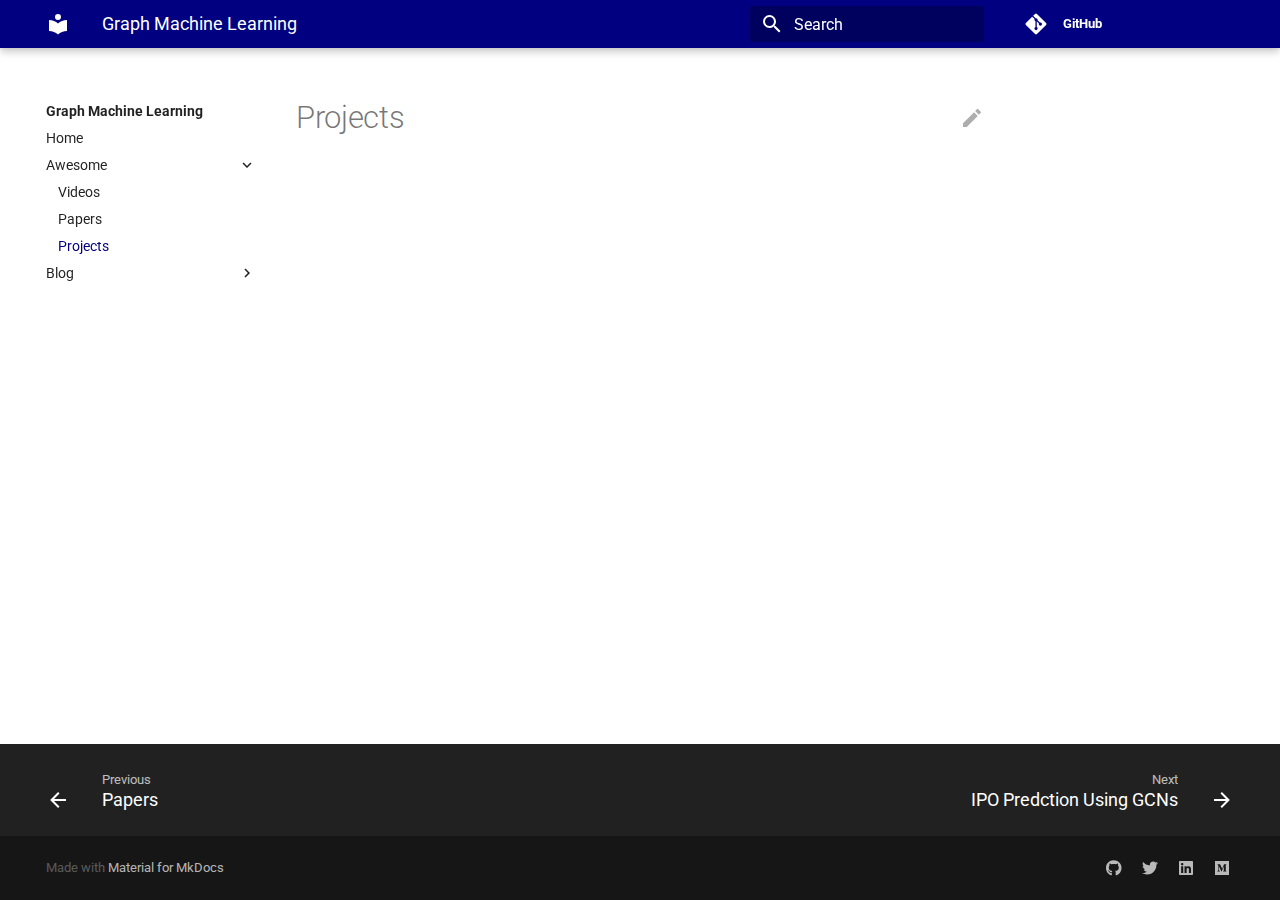
<file: projects/index.html>
<!doctype html>
<html lang="en" class="no-js">
  <head>
    
      <meta charset="utf-8">
      <meta name="viewport" content="width=device-width,initial-scale=1">
      
      
      
      <link rel="shortcut icon" href="../assets/images/favicon.png">
      <meta name="generator" content="mkdocs-1.1.2, mkdocs-material-5.4.0">
    
    
      
        <title>Projects - Graph Machine Learning</title>
      
    
    
      <link rel="stylesheet" href="../assets/stylesheets/main.fe0cca5b.min.css">
      
      
    
    
    
      
        <link href="https://fonts.gstatic.com" rel="preconnect" crossorigin>
        <link rel="stylesheet" href="https://fonts.googleapis.com/css?family=Roboto:300,400,400i,700%7CRoboto+Mono&display=fallback">
        <style>body,input{font-family:"Roboto",-apple-system,BlinkMacSystemFont,Helvetica,Arial,sans-serif}code,kbd,pre{font-family:"Roboto Mono",SFMono-Regular,Consolas,Menlo,monospace}</style>
      
    
    
    
      <link rel="stylesheet" href="../stylesheets/extra.css">
    
    
      
    
    
  </head>
  
  
    <body dir="ltr">
  
    
    <input class="md-toggle" data-md-toggle="drawer" type="checkbox" id="__drawer" autocomplete="off">
    <input class="md-toggle" data-md-toggle="search" type="checkbox" id="__search" autocomplete="off">
    <label class="md-overlay" for="__drawer"></label>
    <div data-md-component="skip">
      
    </div>
    <div data-md-component="announce">
      
    </div>
    
      <header class="md-header" data-md-component="header">
  <nav class="md-header-nav md-grid" aria-label="Header">
    <a href=".." title="Graph Machine Learning" class="md-header-nav__button md-logo" aria-label="Graph Machine Learning">
      
  
  <svg xmlns="http://www.w3.org/2000/svg" viewBox="0 0 24 24"><path d="M12 8a3 3 0 003-3 3 3 0 00-3-3 3 3 0 00-3 3 3 3 0 003 3m0 3.54C9.64 9.35 6.5 8 3 8v11c3.5 0 6.64 1.35 9 3.54 2.36-2.19 5.5-3.54 9-3.54V8c-3.5 0-6.64 1.35-9 3.54z"/></svg>

    </a>
    <label class="md-header-nav__button md-icon" for="__drawer">
      <svg xmlns="http://www.w3.org/2000/svg" viewBox="0 0 24 24"><path d="M3 6h18v2H3V6m0 5h18v2H3v-2m0 5h18v2H3v-2z"/></svg>
    </label>
    <div class="md-header-nav__title" data-md-component="header-title">
      
        <div class="md-header-nav__ellipsis">
          <span class="md-header-nav__topic md-ellipsis">
            Graph Machine Learning
          </span>
          <span class="md-header-nav__topic md-ellipsis">
            
              Projects
            
          </span>
        </div>
      
    </div>
    
      <label class="md-header-nav__button md-icon" for="__search">
        <svg xmlns="http://www.w3.org/2000/svg" viewBox="0 0 24 24"><path d="M9.5 3A6.5 6.5 0 0116 9.5c0 1.61-.59 3.09-1.56 4.23l.27.27h.79l5 5-1.5 1.5-5-5v-.79l-.27-.27A6.516 6.516 0 019.5 16 6.5 6.5 0 013 9.5 6.5 6.5 0 019.5 3m0 2C7 5 5 7 5 9.5S7 14 9.5 14 14 12 14 9.5 12 5 9.5 5z"/></svg>
      </label>
      
<div class="md-search" data-md-component="search" role="dialog">
  <label class="md-search__overlay" for="__search"></label>
  <div class="md-search__inner" role="search">
    <form class="md-search__form" name="search">
      <input type="text" class="md-search__input" name="query" aria-label="Search" placeholder="Search" autocapitalize="off" autocorrect="off" autocomplete="off" spellcheck="false" data-md-component="search-query" data-md-state="active">
      <label class="md-search__icon md-icon" for="__search">
        <svg xmlns="http://www.w3.org/2000/svg" viewBox="0 0 24 24"><path d="M9.5 3A6.5 6.5 0 0116 9.5c0 1.61-.59 3.09-1.56 4.23l.27.27h.79l5 5-1.5 1.5-5-5v-.79l-.27-.27A6.516 6.516 0 019.5 16 6.5 6.5 0 013 9.5 6.5 6.5 0 019.5 3m0 2C7 5 5 7 5 9.5S7 14 9.5 14 14 12 14 9.5 12 5 9.5 5z"/></svg>
        <svg xmlns="http://www.w3.org/2000/svg" viewBox="0 0 24 24"><path d="M20 11v2H8l5.5 5.5-1.42 1.42L4.16 12l7.92-7.92L13.5 5.5 8 11h12z"/></svg>
      </label>
      <button type="reset" class="md-search__icon md-icon" aria-label="Clear" data-md-component="search-reset" tabindex="-1">
        <svg xmlns="http://www.w3.org/2000/svg" viewBox="0 0 24 24"><path d="M19 6.41L17.59 5 12 10.59 6.41 5 5 6.41 10.59 12 5 17.59 6.41 19 12 13.41 17.59 19 19 17.59 13.41 12 19 6.41z"/></svg>
      </button>
    </form>
    <div class="md-search__output">
      <div class="md-search__scrollwrap" data-md-scrollfix>
        <div class="md-search-result" data-md-component="search-result">
          <div class="md-search-result__meta">
            Initializing search
          </div>
          <ol class="md-search-result__list"></ol>
        </div>
      </div>
    </div>
  </div>
</div>
    
    
      <div class="md-header-nav__source">
        
<a href="https://github.com/parkererickson/graph-ml/" title="Go to repository" class="md-source">
  <div class="md-source__icon md-icon">
    
    <svg xmlns="http://www.w3.org/2000/svg" viewBox="0 0 448 512"><path d="M439.55 236.05L244 40.45a28.87 28.87 0 00-40.81 0l-40.66 40.63 51.52 51.52c27.06-9.14 52.68 16.77 43.39 43.68l49.66 49.66c34.23-11.8 61.18 31 35.47 56.69-26.49 26.49-70.21-2.87-56-37.34L240.22 199v121.85c25.3 12.54 22.26 41.85 9.08 55a34.34 34.34 0 01-48.55 0c-17.57-17.6-11.07-46.91 11.25-56v-123c-20.8-8.51-24.6-30.74-18.64-45L142.57 101 8.45 235.14a28.86 28.86 0 000 40.81l195.61 195.6a28.86 28.86 0 0040.8 0l194.69-194.69a28.86 28.86 0 000-40.81z"/></svg>
  </div>
  <div class="md-source__repository">
    GitHub
  </div>
</a>
      </div>
    
  </nav>
</header>
    
    <div class="md-container" data-md-component="container">
      
        
      
      
        
      
      <main class="md-main" data-md-component="main">
        <div class="md-main__inner md-grid">
          
            
              <div class="md-sidebar md-sidebar--primary" data-md-component="navigation">
                <div class="md-sidebar__scrollwrap">
                  <div class="md-sidebar__inner">
                    <nav class="md-nav md-nav--primary" aria-label="Navigation" data-md-level="0">
  <label class="md-nav__title" for="__drawer">
    <a href=".." title="Graph Machine Learning" class="md-nav__button md-logo" aria-label="Graph Machine Learning">
      
  
  <svg xmlns="http://www.w3.org/2000/svg" viewBox="0 0 24 24"><path d="M12 8a3 3 0 003-3 3 3 0 00-3-3 3 3 0 00-3 3 3 3 0 003 3m0 3.54C9.64 9.35 6.5 8 3 8v11c3.5 0 6.64 1.35 9 3.54 2.36-2.19 5.5-3.54 9-3.54V8c-3.5 0-6.64 1.35-9 3.54z"/></svg>

    </a>
    Graph Machine Learning
  </label>
  
    <div class="md-nav__source">
      
<a href="https://github.com/parkererickson/graph-ml/" title="Go to repository" class="md-source">
  <div class="md-source__icon md-icon">
    
    <svg xmlns="http://www.w3.org/2000/svg" viewBox="0 0 448 512"><path d="M439.55 236.05L244 40.45a28.87 28.87 0 00-40.81 0l-40.66 40.63 51.52 51.52c27.06-9.14 52.68 16.77 43.39 43.68l49.66 49.66c34.23-11.8 61.18 31 35.47 56.69-26.49 26.49-70.21-2.87-56-37.34L240.22 199v121.85c25.3 12.54 22.26 41.85 9.08 55a34.34 34.34 0 01-48.55 0c-17.57-17.6-11.07-46.91 11.25-56v-123c-20.8-8.51-24.6-30.74-18.64-45L142.57 101 8.45 235.14a28.86 28.86 0 000 40.81l195.61 195.6a28.86 28.86 0 0040.8 0l194.69-194.69a28.86 28.86 0 000-40.81z"/></svg>
  </div>
  <div class="md-source__repository">
    GitHub
  </div>
</a>
    </div>
  
  <ul class="md-nav__list" data-md-scrollfix>
    
      
      
      


  <li class="md-nav__item">
    <a href=".." title="Home" class="md-nav__link">
      Home
    </a>
  </li>

    
      
      
      

  


  <li class="md-nav__item md-nav__item--active md-nav__item--nested">
    
      <input class="md-nav__toggle md-toggle" data-md-toggle="nav-2" type="checkbox" id="nav-2" checked>
    
    <label class="md-nav__link" for="nav-2">
      Awesome
      <span class="md-nav__icon md-icon">
        <svg xmlns="http://www.w3.org/2000/svg" viewBox="0 0 24 24"><path d="M8.59 16.58L13.17 12 8.59 7.41 10 6l6 6-6 6-1.41-1.42z"/></svg>
      </span>
    </label>
    <nav class="md-nav" aria-label="Awesome" data-md-level="1">
      <label class="md-nav__title" for="nav-2">
        <span class="md-nav__icon md-icon">
          <svg xmlns="http://www.w3.org/2000/svg" viewBox="0 0 24 24"><path d="M20 11v2H8l5.5 5.5-1.42 1.42L4.16 12l7.92-7.92L13.5 5.5 8 11h12z"/></svg>
        </span>
        Awesome
      </label>
      <ul class="md-nav__list" data-md-scrollfix>
        
        
          
          
          


  <li class="md-nav__item">
    <a href="../videos/" title="Videos" class="md-nav__link">
      Videos
    </a>
  </li>

        
          
          
          


  <li class="md-nav__item">
    <a href="../papers/" title="Papers" class="md-nav__link">
      Papers
    </a>
  </li>

        
          
          
          

  


  <li class="md-nav__item md-nav__item--active">
    
    <input class="md-nav__toggle md-toggle" data-md-toggle="toc" type="checkbox" id="__toc">
    
    
    <a href="./" title="Projects" class="md-nav__link md-nav__link--active">
      Projects
    </a>
    
  </li>

        
      </ul>
    </nav>
  </li>

    
      
      
      


  <li class="md-nav__item md-nav__item--nested">
    
      <input class="md-nav__toggle md-toggle" data-md-toggle="nav-3" type="checkbox" id="nav-3">
    
    <label class="md-nav__link" for="nav-3">
      Blog
      <span class="md-nav__icon md-icon">
        <svg xmlns="http://www.w3.org/2000/svg" viewBox="0 0 24 24"><path d="M8.59 16.58L13.17 12 8.59 7.41 10 6l6 6-6 6-1.41-1.42z"/></svg>
      </span>
    </label>
    <nav class="md-nav" aria-label="Blog" data-md-level="1">
      <label class="md-nav__title" for="nav-3">
        <span class="md-nav__icon md-icon">
          <svg xmlns="http://www.w3.org/2000/svg" viewBox="0 0 24 24"><path d="M20 11v2H8l5.5 5.5-1.42 1.42L4.16 12l7.92-7.92L13.5 5.5 8 11h12z"/></svg>
        </span>
        Blog
      </label>
      <ul class="md-nav__list" data-md-scrollfix>
        
        
          
          
          


  <li class="md-nav__item">
    <a href="../blog/ipoGCN/" title="IPO Predction Using GCNs" class="md-nav__link">
      IPO Predction Using GCNs
    </a>
  </li>

        
      </ul>
    </nav>
  </li>

    
  </ul>
</nav>
                  </div>
                </div>
              </div>
            
            
          
          <div class="md-content">
            <article class="md-content__inner md-typeset">
              
                
                  <a href="https://github.com/parkererickson/graph-ml/edit/master/docs/projects.md" title="Edit this page" class="md-content__button md-icon">
                    <svg xmlns="http://www.w3.org/2000/svg" viewBox="0 0 24 24"><path d="M20.71 7.04c.39-.39.39-1.04 0-1.41l-2.34-2.34c-.37-.39-1.02-.39-1.41 0l-1.84 1.83 3.75 3.75M3 17.25V21h3.75L17.81 9.93l-3.75-3.75L3 17.25z"/></svg>
                  </a>
                
                
                  
                
                
                  <h1>Projects</h1>
                
                
                
              
              
                


              
            </article>
          </div>
        </div>
      </main>
      
        
<footer class="md-footer">
  
    <div class="md-footer-nav">
      <nav class="md-footer-nav__inner md-grid" aria-label="Footer">
        
          <a href="../papers/" title="Papers" class="md-footer-nav__link md-footer-nav__link--prev" rel="prev">
            <div class="md-footer-nav__button md-icon">
              <svg xmlns="http://www.w3.org/2000/svg" viewBox="0 0 24 24"><path d="M20 11v2H8l5.5 5.5-1.42 1.42L4.16 12l7.92-7.92L13.5 5.5 8 11h12z"/></svg>
            </div>
            <div class="md-footer-nav__title">
              <div class="md-ellipsis">
                <span class="md-footer-nav__direction">
                  Previous
                </span>
                Papers
              </div>
            </div>
          </a>
        
        
          <a href="../blog/ipoGCN/" title="IPO Predction Using GCNs" class="md-footer-nav__link md-footer-nav__link--next" rel="next">
            <div class="md-footer-nav__title">
              <div class="md-ellipsis">
                <span class="md-footer-nav__direction">
                  Next
                </span>
                IPO Predction Using GCNs
              </div>
            </div>
            <div class="md-footer-nav__button md-icon">
              <svg xmlns="http://www.w3.org/2000/svg" viewBox="0 0 24 24"><path d="M4 11v2h12l-5.5 5.5 1.42 1.42L19.84 12l-7.92-7.92L10.5 5.5 16 11H4z"/></svg>
            </div>
          </a>
        
      </nav>
    </div>
  
  <div class="md-footer-meta md-typeset">
    <div class="md-footer-meta__inner md-grid">
      <div class="md-footer-copyright">
        
        Made with
        <a href="https://squidfunk.github.io/mkdocs-material/" target="_blank" rel="noopener">
          Material for MkDocs
        </a>
      </div>
      
  <div class="md-footer-social">
    
      
      
        
        
      
      <a href="https://github.com/parkererickson" target="_blank" rel="noopener" title="github.com" class="md-footer-social__link">
        <svg xmlns="http://www.w3.org/2000/svg" viewBox="0 0 496 512"><path d="M165.9 397.4c0 2-2.3 3.6-5.2 3.6-3.3.3-5.6-1.3-5.6-3.6 0-2 2.3-3.6 5.2-3.6 3-.3 5.6 1.3 5.6 3.6zm-31.1-4.5c-.7 2 1.3 4.3 4.3 4.9 2.6 1 5.6 0 6.2-2s-1.3-4.3-4.3-5.2c-2.6-.7-5.5.3-6.2 2.3zm44.2-1.7c-2.9.7-4.9 2.6-4.6 4.9.3 2 2.9 3.3 5.9 2.6 2.9-.7 4.9-2.6 4.6-4.6-.3-1.9-3-3.2-5.9-2.9zM244.8 8C106.1 8 0 113.3 0 252c0 110.9 69.8 205.8 169.5 239.2 12.8 2.3 17.3-5.6 17.3-12.1 0-6.2-.3-40.4-.3-61.4 0 0-70 15-84.7-29.8 0 0-11.4-29.1-27.8-36.6 0 0-22.9-15.7 1.6-15.4 0 0 24.9 2 38.6 25.8 21.9 38.6 58.6 27.5 72.9 20.9 2.3-16 8.8-27.1 16-33.7-55.9-6.2-112.3-14.3-112.3-110.5 0-27.5 7.6-41.3 23.6-58.9-2.6-6.5-11.1-33.3 2.6-67.9 20.9-6.5 69 27 69 27 20-5.6 41.5-8.5 62.8-8.5s42.8 2.9 62.8 8.5c0 0 48.1-33.6 69-27 13.7 34.7 5.2 61.4 2.6 67.9 16 17.7 25.8 31.5 25.8 58.9 0 96.5-58.9 104.2-114.8 110.5 9.2 7.9 17 22.9 17 46.4 0 33.7-.3 75.4-.3 83.6 0 6.5 4.6 14.4 17.3 12.1C428.2 457.8 496 362.9 496 252 496 113.3 383.5 8 244.8 8zM97.2 352.9c-1.3 1-1 3.3.7 5.2 1.6 1.6 3.9 2.3 5.2 1 1.3-1 1-3.3-.7-5.2-1.6-1.6-3.9-2.3-5.2-1zm-10.8-8.1c-.7 1.3.3 2.9 2.3 3.9 1.6 1 3.6.7 4.3-.7.7-1.3-.3-2.9-2.3-3.9-2-.6-3.6-.3-4.3.7zm32.4 35.6c-1.6 1.3-1 4.3 1.3 6.2 2.3 2.3 5.2 2.6 6.5 1 1.3-1.3.7-4.3-1.3-6.2-2.2-2.3-5.2-2.6-6.5-1zm-11.4-14.7c-1.6 1-1.6 3.6 0 5.9 1.6 2.3 4.3 3.3 5.6 2.3 1.6-1.3 1.6-3.9 0-6.2-1.4-2.3-4-3.3-5.6-2z"/></svg>
      </a>
    
      
      
        
        
      
      <a href="https://twitter.com/p_erickson30" target="_blank" rel="noopener" title="twitter.com" class="md-footer-social__link">
        <svg xmlns="http://www.w3.org/2000/svg" viewBox="0 0 512 512"><path d="M459.37 151.716c.325 4.548.325 9.097.325 13.645 0 138.72-105.583 298.558-298.558 298.558-59.452 0-114.68-17.219-161.137-47.106 8.447.974 16.568 1.299 25.34 1.299 49.055 0 94.213-16.568 130.274-44.832-46.132-.975-84.792-31.188-98.112-72.772 6.498.974 12.995 1.624 19.818 1.624 9.421 0 18.843-1.3 27.614-3.573-48.081-9.747-84.143-51.98-84.143-102.985v-1.299c13.969 7.797 30.214 12.67 47.431 13.319-28.264-18.843-46.781-51.005-46.781-87.391 0-19.492 5.197-37.36 14.294-52.954 51.655 63.675 129.3 105.258 216.365 109.807-1.624-7.797-2.599-15.918-2.599-24.04 0-57.828 46.782-104.934 104.934-104.934 30.213 0 57.502 12.67 76.67 33.137 23.715-4.548 46.456-13.32 66.599-25.34-7.798 24.366-24.366 44.833-46.132 57.827 21.117-2.273 41.584-8.122 60.426-16.243-14.292 20.791-32.161 39.308-52.628 54.253z"/></svg>
      </a>
    
      
      
        
        
      
      <a href="https://linkedin.com/in/parker-erickson" target="_blank" rel="noopener" title="linkedin.com" class="md-footer-social__link">
        <svg xmlns="http://www.w3.org/2000/svg" viewBox="0 0 448 512"><path d="M416 32H31.9C14.3 32 0 46.5 0 64.3v383.4C0 465.5 14.3 480 31.9 480H416c17.6 0 32-14.5 32-32.3V64.3c0-17.8-14.4-32.3-32-32.3zM135.4 416H69V202.2h66.5V416zm-33.2-243c-21.3 0-38.5-17.3-38.5-38.5S80.9 96 102.2 96c21.2 0 38.5 17.3 38.5 38.5 0 21.3-17.2 38.5-38.5 38.5zm282.1 243h-66.4V312c0-24.8-.5-56.7-34.5-56.7-34.6 0-39.9 27-39.9 54.9V416h-66.4V202.2h63.7v29.2h.9c8.9-16.8 30.6-34.5 62.9-34.5 67.2 0 79.7 44.3 79.7 101.9V416z"/></svg>
      </a>
    
      
      
        
        
      
      <a href="https://medium.com/@parker.erickson" target="_blank" rel="noopener" title="medium.com" class="md-footer-social__link">
        <svg xmlns="http://www.w3.org/2000/svg" viewBox="0 0 448 512"><path d="M0 32v448h448V32H0zm372.2 106.1l-24 23c-2.1 1.6-3.1 4.2-2.7 6.7v169.3c-.4 2.6.6 5.2 2.7 6.7l23.5 23v5.1h-118V367l24.3-23.6c2.4-2.4 2.4-3.1 2.4-6.7V199.8l-67.6 171.6h-9.1L125 199.8v115c-.7 4.8 1 9.7 4.4 13.2l31.6 38.3v5.1H71.2v-5.1l31.6-38.3c3.4-3.5 4.9-8.4 4.1-13.2v-133c.4-3.7-1-7.3-3.8-9.8L75 138.1V133h87.3l67.4 148L289 133.1h83.2v5z"/></svg>
      </a>
    
  </div>

    </div>
  </div>
</footer>
      
    </div>
    
      <script src="../assets/javascripts/vendor.d710d30a.min.js"></script>
      <script src="../assets/javascripts/bundle.b39636ac.min.js"></script><script id="__lang" type="application/json">{"clipboard.copy": "Copy to clipboard", "clipboard.copied": "Copied to clipboard", "search.config.lang": "en", "search.config.pipeline": "trimmer, stopWordFilter", "search.config.separator": "[\\s\\-]+", "search.result.placeholder": "Type to start searching", "search.result.none": "No matching documents", "search.result.one": "1 matching document", "search.result.other": "# matching documents"}</script>
      
      <script>
        app = initialize({
          base: "..",
          features: [],
          search: Object.assign({
            worker: "../assets/javascripts/worker/search.a68abb33.min.js"
          }, typeof search !== "undefined" && search)
        })
      </script>
      
    
  </body>
</html>
</file>
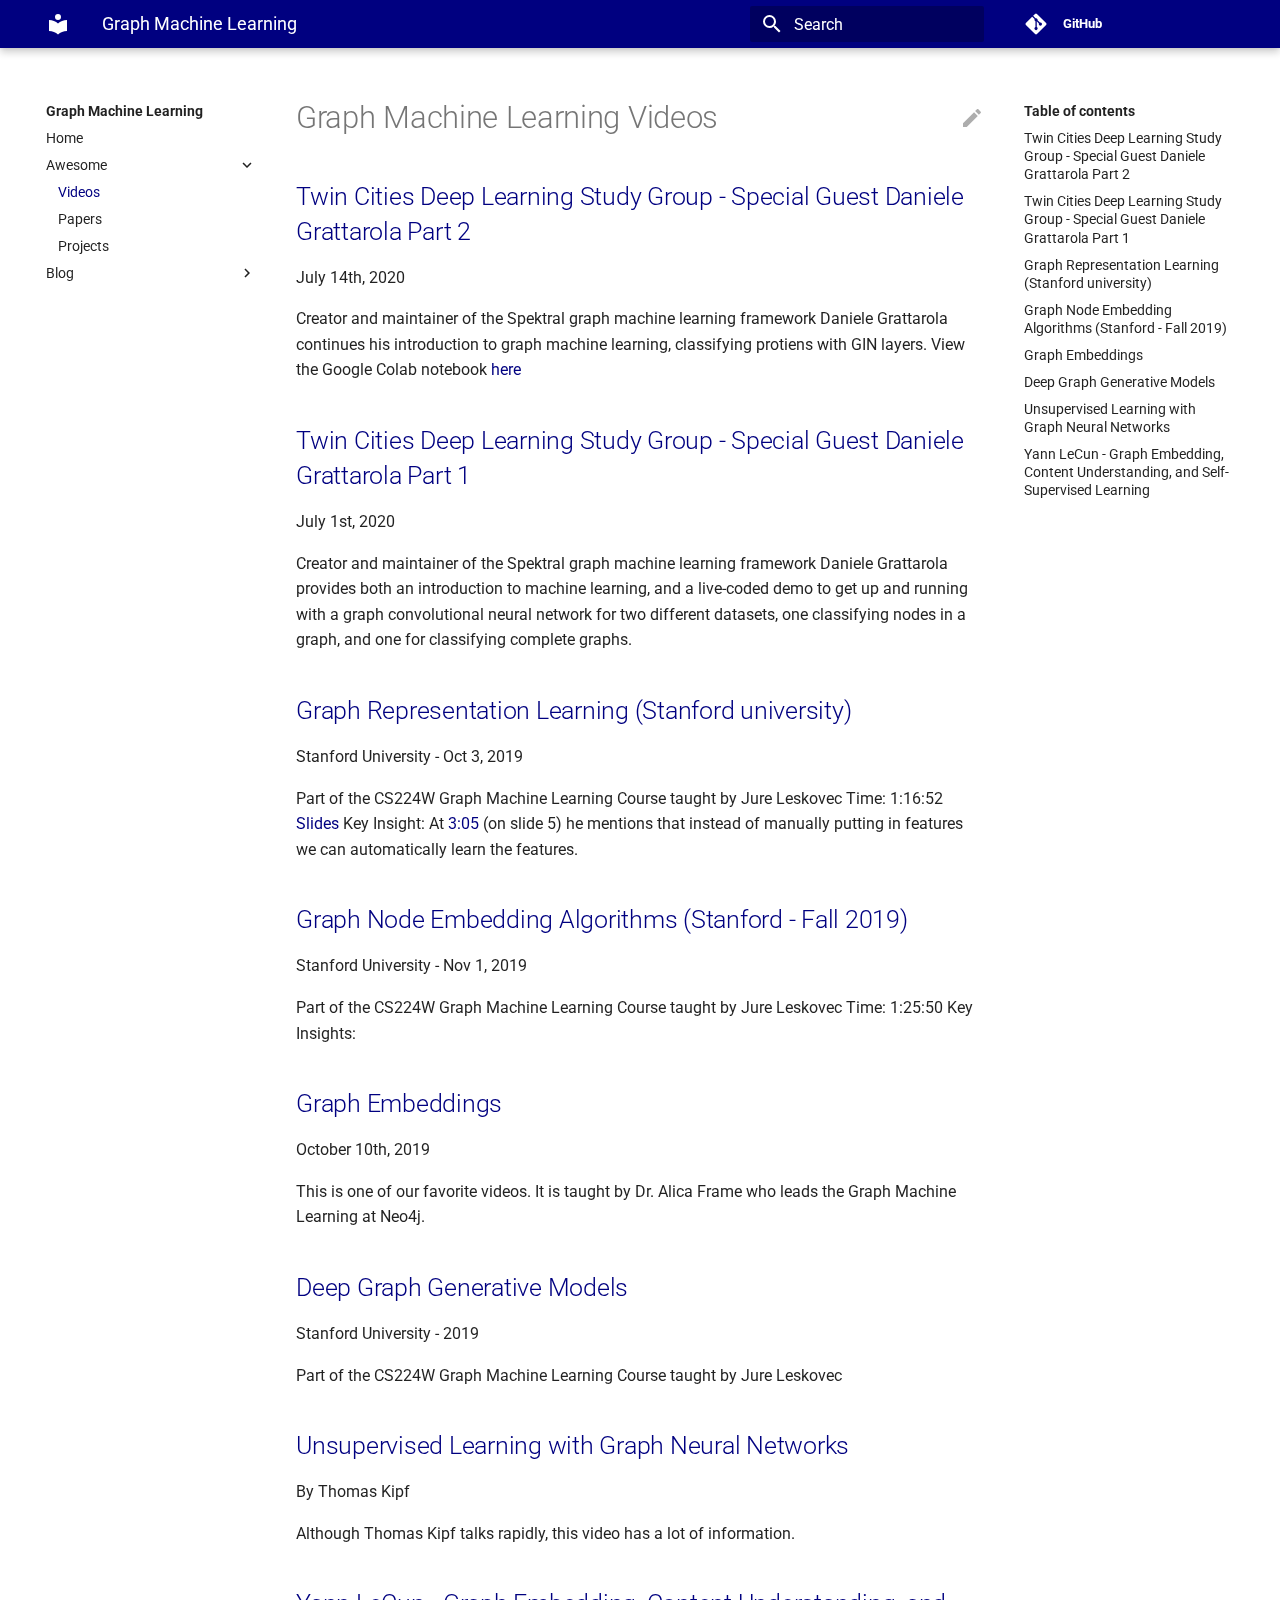
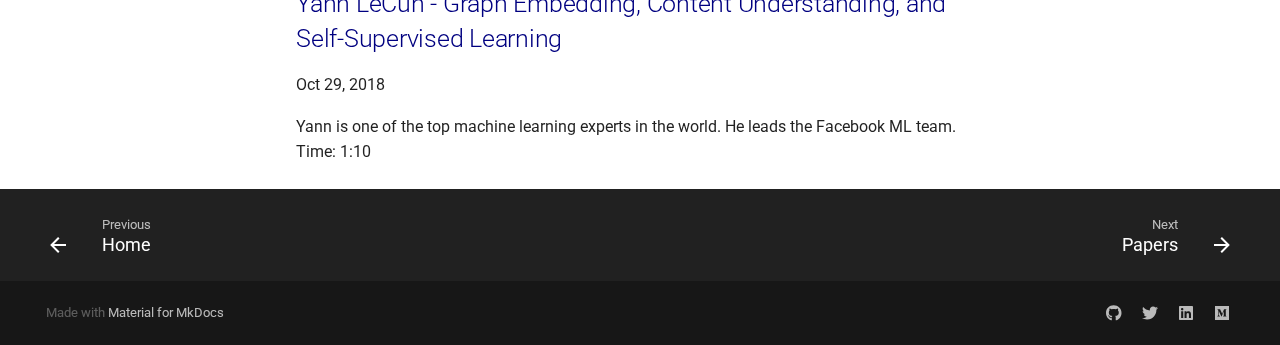
<file: videos/index.html>
<!doctype html>
<html lang="en" class="no-js">
  <head>
    
      <meta charset="utf-8">
      <meta name="viewport" content="width=device-width,initial-scale=1">
      
      
      
      <link rel="shortcut icon" href="../assets/images/favicon.png">
      <meta name="generator" content="mkdocs-1.1.2, mkdocs-material-5.4.0">
    
    
      
        <title>Videos - Graph Machine Learning</title>
      
    
    
      <link rel="stylesheet" href="../assets/stylesheets/main.fe0cca5b.min.css">
      
      
    
    
    
      
        <link href="https://fonts.gstatic.com" rel="preconnect" crossorigin>
        <link rel="stylesheet" href="https://fonts.googleapis.com/css?family=Roboto:300,400,400i,700%7CRoboto+Mono&display=fallback">
        <style>body,input{font-family:"Roboto",-apple-system,BlinkMacSystemFont,Helvetica,Arial,sans-serif}code,kbd,pre{font-family:"Roboto Mono",SFMono-Regular,Consolas,Menlo,monospace}</style>
      
    
    
    
      <link rel="stylesheet" href="../stylesheets/extra.css">
    
    
      
    
    
  </head>
  
  
    <body dir="ltr">
  
    
    <input class="md-toggle" data-md-toggle="drawer" type="checkbox" id="__drawer" autocomplete="off">
    <input class="md-toggle" data-md-toggle="search" type="checkbox" id="__search" autocomplete="off">
    <label class="md-overlay" for="__drawer"></label>
    <div data-md-component="skip">
      
        
        <a href="#graph-machine-learning-videos" class="md-skip">
          Skip to content
        </a>
      
    </div>
    <div data-md-component="announce">
      
    </div>
    
      <header class="md-header" data-md-component="header">
  <nav class="md-header-nav md-grid" aria-label="Header">
    <a href=".." title="Graph Machine Learning" class="md-header-nav__button md-logo" aria-label="Graph Machine Learning">
      
  
  <svg xmlns="http://www.w3.org/2000/svg" viewBox="0 0 24 24"><path d="M12 8a3 3 0 003-3 3 3 0 00-3-3 3 3 0 00-3 3 3 3 0 003 3m0 3.54C9.64 9.35 6.5 8 3 8v11c3.5 0 6.64 1.35 9 3.54 2.36-2.19 5.5-3.54 9-3.54V8c-3.5 0-6.64 1.35-9 3.54z"/></svg>

    </a>
    <label class="md-header-nav__button md-icon" for="__drawer">
      <svg xmlns="http://www.w3.org/2000/svg" viewBox="0 0 24 24"><path d="M3 6h18v2H3V6m0 5h18v2H3v-2m0 5h18v2H3v-2z"/></svg>
    </label>
    <div class="md-header-nav__title" data-md-component="header-title">
      
        <div class="md-header-nav__ellipsis">
          <span class="md-header-nav__topic md-ellipsis">
            Graph Machine Learning
          </span>
          <span class="md-header-nav__topic md-ellipsis">
            
              Videos
            
          </span>
        </div>
      
    </div>
    
      <label class="md-header-nav__button md-icon" for="__search">
        <svg xmlns="http://www.w3.org/2000/svg" viewBox="0 0 24 24"><path d="M9.5 3A6.5 6.5 0 0116 9.5c0 1.61-.59 3.09-1.56 4.23l.27.27h.79l5 5-1.5 1.5-5-5v-.79l-.27-.27A6.516 6.516 0 019.5 16 6.5 6.5 0 013 9.5 6.5 6.5 0 019.5 3m0 2C7 5 5 7 5 9.5S7 14 9.5 14 14 12 14 9.5 12 5 9.5 5z"/></svg>
      </label>
      
<div class="md-search" data-md-component="search" role="dialog">
  <label class="md-search__overlay" for="__search"></label>
  <div class="md-search__inner" role="search">
    <form class="md-search__form" name="search">
      <input type="text" class="md-search__input" name="query" aria-label="Search" placeholder="Search" autocapitalize="off" autocorrect="off" autocomplete="off" spellcheck="false" data-md-component="search-query" data-md-state="active">
      <label class="md-search__icon md-icon" for="__search">
        <svg xmlns="http://www.w3.org/2000/svg" viewBox="0 0 24 24"><path d="M9.5 3A6.5 6.5 0 0116 9.5c0 1.61-.59 3.09-1.56 4.23l.27.27h.79l5 5-1.5 1.5-5-5v-.79l-.27-.27A6.516 6.516 0 019.5 16 6.5 6.5 0 013 9.5 6.5 6.5 0 019.5 3m0 2C7 5 5 7 5 9.5S7 14 9.5 14 14 12 14 9.5 12 5 9.5 5z"/></svg>
        <svg xmlns="http://www.w3.org/2000/svg" viewBox="0 0 24 24"><path d="M20 11v2H8l5.5 5.5-1.42 1.42L4.16 12l7.92-7.92L13.5 5.5 8 11h12z"/></svg>
      </label>
      <button type="reset" class="md-search__icon md-icon" aria-label="Clear" data-md-component="search-reset" tabindex="-1">
        <svg xmlns="http://www.w3.org/2000/svg" viewBox="0 0 24 24"><path d="M19 6.41L17.59 5 12 10.59 6.41 5 5 6.41 10.59 12 5 17.59 6.41 19 12 13.41 17.59 19 19 17.59 13.41 12 19 6.41z"/></svg>
      </button>
    </form>
    <div class="md-search__output">
      <div class="md-search__scrollwrap" data-md-scrollfix>
        <div class="md-search-result" data-md-component="search-result">
          <div class="md-search-result__meta">
            Initializing search
          </div>
          <ol class="md-search-result__list"></ol>
        </div>
      </div>
    </div>
  </div>
</div>
    
    
      <div class="md-header-nav__source">
        
<a href="https://github.com/parkererickson/graph-ml/" title="Go to repository" class="md-source">
  <div class="md-source__icon md-icon">
    
    <svg xmlns="http://www.w3.org/2000/svg" viewBox="0 0 448 512"><path d="M439.55 236.05L244 40.45a28.87 28.87 0 00-40.81 0l-40.66 40.63 51.52 51.52c27.06-9.14 52.68 16.77 43.39 43.68l49.66 49.66c34.23-11.8 61.18 31 35.47 56.69-26.49 26.49-70.21-2.87-56-37.34L240.22 199v121.85c25.3 12.54 22.26 41.85 9.08 55a34.34 34.34 0 01-48.55 0c-17.57-17.6-11.07-46.91 11.25-56v-123c-20.8-8.51-24.6-30.74-18.64-45L142.57 101 8.45 235.14a28.86 28.86 0 000 40.81l195.61 195.6a28.86 28.86 0 0040.8 0l194.69-194.69a28.86 28.86 0 000-40.81z"/></svg>
  </div>
  <div class="md-source__repository">
    GitHub
  </div>
</a>
      </div>
    
  </nav>
</header>
    
    <div class="md-container" data-md-component="container">
      
        
      
      
        
      
      <main class="md-main" data-md-component="main">
        <div class="md-main__inner md-grid">
          
            
              <div class="md-sidebar md-sidebar--primary" data-md-component="navigation">
                <div class="md-sidebar__scrollwrap">
                  <div class="md-sidebar__inner">
                    <nav class="md-nav md-nav--primary" aria-label="Navigation" data-md-level="0">
  <label class="md-nav__title" for="__drawer">
    <a href=".." title="Graph Machine Learning" class="md-nav__button md-logo" aria-label="Graph Machine Learning">
      
  
  <svg xmlns="http://www.w3.org/2000/svg" viewBox="0 0 24 24"><path d="M12 8a3 3 0 003-3 3 3 0 00-3-3 3 3 0 00-3 3 3 3 0 003 3m0 3.54C9.64 9.35 6.5 8 3 8v11c3.5 0 6.64 1.35 9 3.54 2.36-2.19 5.5-3.54 9-3.54V8c-3.5 0-6.64 1.35-9 3.54z"/></svg>

    </a>
    Graph Machine Learning
  </label>
  
    <div class="md-nav__source">
      
<a href="https://github.com/parkererickson/graph-ml/" title="Go to repository" class="md-source">
  <div class="md-source__icon md-icon">
    
    <svg xmlns="http://www.w3.org/2000/svg" viewBox="0 0 448 512"><path d="M439.55 236.05L244 40.45a28.87 28.87 0 00-40.81 0l-40.66 40.63 51.52 51.52c27.06-9.14 52.68 16.77 43.39 43.68l49.66 49.66c34.23-11.8 61.18 31 35.47 56.69-26.49 26.49-70.21-2.87-56-37.34L240.22 199v121.85c25.3 12.54 22.26 41.85 9.08 55a34.34 34.34 0 01-48.55 0c-17.57-17.6-11.07-46.91 11.25-56v-123c-20.8-8.51-24.6-30.74-18.64-45L142.57 101 8.45 235.14a28.86 28.86 0 000 40.81l195.61 195.6a28.86 28.86 0 0040.8 0l194.69-194.69a28.86 28.86 0 000-40.81z"/></svg>
  </div>
  <div class="md-source__repository">
    GitHub
  </div>
</a>
    </div>
  
  <ul class="md-nav__list" data-md-scrollfix>
    
      
      
      


  <li class="md-nav__item">
    <a href=".." title="Home" class="md-nav__link">
      Home
    </a>
  </li>

    
      
      
      

  


  <li class="md-nav__item md-nav__item--active md-nav__item--nested">
    
      <input class="md-nav__toggle md-toggle" data-md-toggle="nav-2" type="checkbox" id="nav-2" checked>
    
    <label class="md-nav__link" for="nav-2">
      Awesome
      <span class="md-nav__icon md-icon">
        <svg xmlns="http://www.w3.org/2000/svg" viewBox="0 0 24 24"><path d="M8.59 16.58L13.17 12 8.59 7.41 10 6l6 6-6 6-1.41-1.42z"/></svg>
      </span>
    </label>
    <nav class="md-nav" aria-label="Awesome" data-md-level="1">
      <label class="md-nav__title" for="nav-2">
        <span class="md-nav__icon md-icon">
          <svg xmlns="http://www.w3.org/2000/svg" viewBox="0 0 24 24"><path d="M20 11v2H8l5.5 5.5-1.42 1.42L4.16 12l7.92-7.92L13.5 5.5 8 11h12z"/></svg>
        </span>
        Awesome
      </label>
      <ul class="md-nav__list" data-md-scrollfix>
        
        
          
          
          

  


  <li class="md-nav__item md-nav__item--active">
    
    <input class="md-nav__toggle md-toggle" data-md-toggle="toc" type="checkbox" id="__toc">
    
      
    
    
      <label class="md-nav__link md-nav__link--active" for="__toc">
        Videos
        <span class="md-nav__icon md-icon">
          <svg xmlns="http://www.w3.org/2000/svg" viewBox="0 0 24 24"><path d="M3 9h14V7H3v2m0 4h14v-2H3v2m0 4h14v-2H3v2m16 0h2v-2h-2v2m0-10v2h2V7h-2m0 6h2v-2h-2v2z"/></svg>
        </span>
      </label>
    
    <a href="./" title="Videos" class="md-nav__link md-nav__link--active">
      Videos
    </a>
    
      
<nav class="md-nav md-nav--secondary" aria-label="Table of contents">
  
  
    
  
  
    <label class="md-nav__title" for="__toc">
      <span class="md-nav__icon md-icon">
        <svg xmlns="http://www.w3.org/2000/svg" viewBox="0 0 24 24"><path d="M20 11v2H8l5.5 5.5-1.42 1.42L4.16 12l7.92-7.92L13.5 5.5 8 11h12z"/></svg>
      </span>
      Table of contents
    </label>
    <ul class="md-nav__list" data-md-scrollfix>
      
        <li class="md-nav__item">
  <a href="#twin-cities-deep-learning-study-group-special-guest-daniele-grattarola-part-2" class="md-nav__link">
    Twin Cities Deep Learning Study Group - Special Guest Daniele Grattarola Part 2
  </a>
  
</li>
      
        <li class="md-nav__item">
  <a href="#twin-cities-deep-learning-study-group-special-guest-daniele-grattarola-part-1" class="md-nav__link">
    Twin Cities Deep Learning Study Group - Special Guest Daniele Grattarola Part 1
  </a>
  
</li>
      
        <li class="md-nav__item">
  <a href="#graph-representation-learning-stanford-university" class="md-nav__link">
    Graph Representation Learning (Stanford university)
  </a>
  
</li>
      
        <li class="md-nav__item">
  <a href="#graph-node-embedding-algorithms-stanford-fall-2019" class="md-nav__link">
    Graph Node Embedding Algorithms (Stanford - Fall 2019)
  </a>
  
</li>
      
        <li class="md-nav__item">
  <a href="#graph-embeddings" class="md-nav__link">
    Graph Embeddings
  </a>
  
</li>
      
        <li class="md-nav__item">
  <a href="#deep-graph-generative-models" class="md-nav__link">
    Deep Graph Generative Models
  </a>
  
</li>
      
        <li class="md-nav__item">
  <a href="#unsupervised-learning-with-graph-neural-networks" class="md-nav__link">
    Unsupervised Learning with Graph Neural Networks
  </a>
  
</li>
      
        <li class="md-nav__item">
  <a href="#yann-lecun-graph-embedding-content-understanding-and-self-supervised-learning" class="md-nav__link">
    Yann LeCun - Graph Embedding, Content Understanding, and Self-Supervised Learning
  </a>
  
</li>
      
    </ul>
  
</nav>
    
  </li>

        
          
          
          


  <li class="md-nav__item">
    <a href="../papers/" title="Papers" class="md-nav__link">
      Papers
    </a>
  </li>

        
          
          
          


  <li class="md-nav__item">
    <a href="../projects/" title="Projects" class="md-nav__link">
      Projects
    </a>
  </li>

        
      </ul>
    </nav>
  </li>

    
      
      
      


  <li class="md-nav__item md-nav__item--nested">
    
      <input class="md-nav__toggle md-toggle" data-md-toggle="nav-3" type="checkbox" id="nav-3">
    
    <label class="md-nav__link" for="nav-3">
      Blog
      <span class="md-nav__icon md-icon">
        <svg xmlns="http://www.w3.org/2000/svg" viewBox="0 0 24 24"><path d="M8.59 16.58L13.17 12 8.59 7.41 10 6l6 6-6 6-1.41-1.42z"/></svg>
      </span>
    </label>
    <nav class="md-nav" aria-label="Blog" data-md-level="1">
      <label class="md-nav__title" for="nav-3">
        <span class="md-nav__icon md-icon">
          <svg xmlns="http://www.w3.org/2000/svg" viewBox="0 0 24 24"><path d="M20 11v2H8l5.5 5.5-1.42 1.42L4.16 12l7.92-7.92L13.5 5.5 8 11h12z"/></svg>
        </span>
        Blog
      </label>
      <ul class="md-nav__list" data-md-scrollfix>
        
        
          
          
          


  <li class="md-nav__item">
    <a href="../blog/ipoGCN/" title="IPO Predction Using GCNs" class="md-nav__link">
      IPO Predction Using GCNs
    </a>
  </li>

        
      </ul>
    </nav>
  </li>

    
  </ul>
</nav>
                  </div>
                </div>
              </div>
            
            
              <div class="md-sidebar md-sidebar--secondary" data-md-component="toc">
                <div class="md-sidebar__scrollwrap">
                  <div class="md-sidebar__inner">
                    
<nav class="md-nav md-nav--secondary" aria-label="Table of contents">
  
  
    
  
  
    <label class="md-nav__title" for="__toc">
      <span class="md-nav__icon md-icon">
        <svg xmlns="http://www.w3.org/2000/svg" viewBox="0 0 24 24"><path d="M20 11v2H8l5.5 5.5-1.42 1.42L4.16 12l7.92-7.92L13.5 5.5 8 11h12z"/></svg>
      </span>
      Table of contents
    </label>
    <ul class="md-nav__list" data-md-scrollfix>
      
        <li class="md-nav__item">
  <a href="#twin-cities-deep-learning-study-group-special-guest-daniele-grattarola-part-2" class="md-nav__link">
    Twin Cities Deep Learning Study Group - Special Guest Daniele Grattarola Part 2
  </a>
  
</li>
      
        <li class="md-nav__item">
  <a href="#twin-cities-deep-learning-study-group-special-guest-daniele-grattarola-part-1" class="md-nav__link">
    Twin Cities Deep Learning Study Group - Special Guest Daniele Grattarola Part 1
  </a>
  
</li>
      
        <li class="md-nav__item">
  <a href="#graph-representation-learning-stanford-university" class="md-nav__link">
    Graph Representation Learning (Stanford university)
  </a>
  
</li>
      
        <li class="md-nav__item">
  <a href="#graph-node-embedding-algorithms-stanford-fall-2019" class="md-nav__link">
    Graph Node Embedding Algorithms (Stanford - Fall 2019)
  </a>
  
</li>
      
        <li class="md-nav__item">
  <a href="#graph-embeddings" class="md-nav__link">
    Graph Embeddings
  </a>
  
</li>
      
        <li class="md-nav__item">
  <a href="#deep-graph-generative-models" class="md-nav__link">
    Deep Graph Generative Models
  </a>
  
</li>
      
        <li class="md-nav__item">
  <a href="#unsupervised-learning-with-graph-neural-networks" class="md-nav__link">
    Unsupervised Learning with Graph Neural Networks
  </a>
  
</li>
      
        <li class="md-nav__item">
  <a href="#yann-lecun-graph-embedding-content-understanding-and-self-supervised-learning" class="md-nav__link">
    Yann LeCun - Graph Embedding, Content Understanding, and Self-Supervised Learning
  </a>
  
</li>
      
    </ul>
  
</nav>
                  </div>
                </div>
              </div>
            
          
          <div class="md-content">
            <article class="md-content__inner md-typeset">
              
                
                  <a href="https://github.com/parkererickson/graph-ml/edit/master/docs/videos.md" title="Edit this page" class="md-content__button md-icon">
                    <svg xmlns="http://www.w3.org/2000/svg" viewBox="0 0 24 24"><path d="M20.71 7.04c.39-.39.39-1.04 0-1.41l-2.34-2.34c-.37-.39-1.02-.39-1.41 0l-1.84 1.83 3.75 3.75M3 17.25V21h3.75L17.81 9.93l-3.75-3.75L3 17.25z"/></svg>
                  </a>
                
                
                  
                
                
                <h1 id="graph-machine-learning-videos">Graph Machine Learning Videos</h1>
<h2 id="twin-cities-deep-learning-study-group-special-guest-daniele-grattarola-part-2"><a href="https://drive.google.com/file/d/1DGwQyuKfk_4Qmykkfs4W0xAJWRPSEscZ/view">Twin Cities Deep Learning Study Group - Special Guest Daniele Grattarola Part 2</a></h2>
<p>July 14th, 2020</p>
<p>Creator and maintainer of the Spektral graph machine learning framework Daniele Grattarola continues his introduction to graph machine learning, classifying protiens with GIN layers. View the Google Colab notebook <a href="https://colab.research.google.com/drive/1vY-GyiHrQ-1SjqR_ig9DNc1k7e4ZLOLu?usp=sharing">here</a></p>
<h2 id="twin-cities-deep-learning-study-group-special-guest-daniele-grattarola-part-1"><a href="https://drive.google.com/file/d/1ApL4WHndl_CFgsdoxmWxeJhlPVIWxtAs/view">Twin Cities Deep Learning Study Group - Special Guest Daniele Grattarola Part 1</a></h2>
<p>July 1st, 2020</p>
<p>Creator and maintainer of the Spektral graph machine learning framework Daniele Grattarola provides both an introduction to machine learning, and a live-coded demo to get up and running with a graph convolutional neural network for two different datasets, one classifying nodes in a graph, and one for classifying complete graphs.</p>
<h2 id="graph-representation-learning-stanford-university"><a href="https://www.youtube.com/watch?v=YrhBZUtgG4E">Graph Representation Learning (Stanford university)</a></h2>
<p>Stanford University - Oct 3, 2019</p>
<p>Part of the CS224W Graph Machine Learning Course taught by Jure Leskovec
Time: 1:16:52
<a href="http://snap.stanford.edu/class/cs224w-2018/handouts/09-node2vec.pdf">Slides</a>
Key Insight: At <a href="https://www.youtube.com/watch?v=YrhBZUtgG4E">3:05</a> (on slide 5) he mentions that instead of manually putting in features we can automatically learn the features.</p>
<h2 id="graph-node-embedding-algorithms-stanford-fall-2019"><a href="https://www.youtube.com/watch?v=7JELX6DiUxQ">Graph Node Embedding Algorithms (Stanford - Fall 2019)</a></h2>
<p>Stanford University - Nov 1, 2019</p>
<p>Part of the CS224W Graph Machine Learning Course taught by Jure Leskovec
Time: 1:25:50
Key Insights:</p>
<h2 id="graph-embeddings"><a href="https://www.youtube.com/watch?v=oQPCxwmBiWo">Graph Embeddings</a></h2>
<p>October 10th, 2019</p>
<p>This is one of our favorite videos.  It is taught by Dr. Alica Frame who leads the Graph Machine Learning at Neo4j.</p>
<h2 id="deep-graph-generative-models"><a href="https://www.youtube.com/watch?v=yFLiiK8c9CU">Deep Graph Generative Models</a></h2>
<p>Stanford University - 2019</p>
<p>Part of the CS224W Graph Machine Learning Course taught by Jure Leskovec</p>
<h2 id="unsupervised-learning-with-graph-neural-networks"><a href="https://www.youtube.com/watch?v=9jSFBcptZ9A">Unsupervised Learning with Graph Neural Networks</a></h2>
<p>By Thomas Kipf</p>
<p>Although Thomas Kipf talks rapidly, this video has a lot of information.</p>
<h2 id="yann-lecun-graph-embedding-content-understanding-and-self-supervised-learning"><a href="https://www.youtube.com/watch?v=UGPT64wo7lU">Yann LeCun - Graph Embedding, Content Understanding, and Self-Supervised Learning</a></h2>
<p>Oct 29, 2018</p>
<p>Yann is one of the top machine learning experts in the world.  He leads the Facebook ML team.
Time: 1:10</p>
                
              
              
                


              
            </article>
          </div>
        </div>
      </main>
      
        
<footer class="md-footer">
  
    <div class="md-footer-nav">
      <nav class="md-footer-nav__inner md-grid" aria-label="Footer">
        
          <a href=".." title="Home" class="md-footer-nav__link md-footer-nav__link--prev" rel="prev">
            <div class="md-footer-nav__button md-icon">
              <svg xmlns="http://www.w3.org/2000/svg" viewBox="0 0 24 24"><path d="M20 11v2H8l5.5 5.5-1.42 1.42L4.16 12l7.92-7.92L13.5 5.5 8 11h12z"/></svg>
            </div>
            <div class="md-footer-nav__title">
              <div class="md-ellipsis">
                <span class="md-footer-nav__direction">
                  Previous
                </span>
                Home
              </div>
            </div>
          </a>
        
        
          <a href="../papers/" title="Papers" class="md-footer-nav__link md-footer-nav__link--next" rel="next">
            <div class="md-footer-nav__title">
              <div class="md-ellipsis">
                <span class="md-footer-nav__direction">
                  Next
                </span>
                Papers
              </div>
            </div>
            <div class="md-footer-nav__button md-icon">
              <svg xmlns="http://www.w3.org/2000/svg" viewBox="0 0 24 24"><path d="M4 11v2h12l-5.5 5.5 1.42 1.42L19.84 12l-7.92-7.92L10.5 5.5 16 11H4z"/></svg>
            </div>
          </a>
        
      </nav>
    </div>
  
  <div class="md-footer-meta md-typeset">
    <div class="md-footer-meta__inner md-grid">
      <div class="md-footer-copyright">
        
        Made with
        <a href="https://squidfunk.github.io/mkdocs-material/" target="_blank" rel="noopener">
          Material for MkDocs
        </a>
      </div>
      
  <div class="md-footer-social">
    
      
      
        
        
      
      <a href="https://github.com/parkererickson" target="_blank" rel="noopener" title="github.com" class="md-footer-social__link">
        <svg xmlns="http://www.w3.org/2000/svg" viewBox="0 0 496 512"><path d="M165.9 397.4c0 2-2.3 3.6-5.2 3.6-3.3.3-5.6-1.3-5.6-3.6 0-2 2.3-3.6 5.2-3.6 3-.3 5.6 1.3 5.6 3.6zm-31.1-4.5c-.7 2 1.3 4.3 4.3 4.9 2.6 1 5.6 0 6.2-2s-1.3-4.3-4.3-5.2c-2.6-.7-5.5.3-6.2 2.3zm44.2-1.7c-2.9.7-4.9 2.6-4.6 4.9.3 2 2.9 3.3 5.9 2.6 2.9-.7 4.9-2.6 4.6-4.6-.3-1.9-3-3.2-5.9-2.9zM244.8 8C106.1 8 0 113.3 0 252c0 110.9 69.8 205.8 169.5 239.2 12.8 2.3 17.3-5.6 17.3-12.1 0-6.2-.3-40.4-.3-61.4 0 0-70 15-84.7-29.8 0 0-11.4-29.1-27.8-36.6 0 0-22.9-15.7 1.6-15.4 0 0 24.9 2 38.6 25.8 21.9 38.6 58.6 27.5 72.9 20.9 2.3-16 8.8-27.1 16-33.7-55.9-6.2-112.3-14.3-112.3-110.5 0-27.5 7.6-41.3 23.6-58.9-2.6-6.5-11.1-33.3 2.6-67.9 20.9-6.5 69 27 69 27 20-5.6 41.5-8.5 62.8-8.5s42.8 2.9 62.8 8.5c0 0 48.1-33.6 69-27 13.7 34.7 5.2 61.4 2.6 67.9 16 17.7 25.8 31.5 25.8 58.9 0 96.5-58.9 104.2-114.8 110.5 9.2 7.9 17 22.9 17 46.4 0 33.7-.3 75.4-.3 83.6 0 6.5 4.6 14.4 17.3 12.1C428.2 457.8 496 362.9 496 252 496 113.3 383.5 8 244.8 8zM97.2 352.9c-1.3 1-1 3.3.7 5.2 1.6 1.6 3.9 2.3 5.2 1 1.3-1 1-3.3-.7-5.2-1.6-1.6-3.9-2.3-5.2-1zm-10.8-8.1c-.7 1.3.3 2.9 2.3 3.9 1.6 1 3.6.7 4.3-.7.7-1.3-.3-2.9-2.3-3.9-2-.6-3.6-.3-4.3.7zm32.4 35.6c-1.6 1.3-1 4.3 1.3 6.2 2.3 2.3 5.2 2.6 6.5 1 1.3-1.3.7-4.3-1.3-6.2-2.2-2.3-5.2-2.6-6.5-1zm-11.4-14.7c-1.6 1-1.6 3.6 0 5.9 1.6 2.3 4.3 3.3 5.6 2.3 1.6-1.3 1.6-3.9 0-6.2-1.4-2.3-4-3.3-5.6-2z"/></svg>
      </a>
    
      
      
        
        
      
      <a href="https://twitter.com/p_erickson30" target="_blank" rel="noopener" title="twitter.com" class="md-footer-social__link">
        <svg xmlns="http://www.w3.org/2000/svg" viewBox="0 0 512 512"><path d="M459.37 151.716c.325 4.548.325 9.097.325 13.645 0 138.72-105.583 298.558-298.558 298.558-59.452 0-114.68-17.219-161.137-47.106 8.447.974 16.568 1.299 25.34 1.299 49.055 0 94.213-16.568 130.274-44.832-46.132-.975-84.792-31.188-98.112-72.772 6.498.974 12.995 1.624 19.818 1.624 9.421 0 18.843-1.3 27.614-3.573-48.081-9.747-84.143-51.98-84.143-102.985v-1.299c13.969 7.797 30.214 12.67 47.431 13.319-28.264-18.843-46.781-51.005-46.781-87.391 0-19.492 5.197-37.36 14.294-52.954 51.655 63.675 129.3 105.258 216.365 109.807-1.624-7.797-2.599-15.918-2.599-24.04 0-57.828 46.782-104.934 104.934-104.934 30.213 0 57.502 12.67 76.67 33.137 23.715-4.548 46.456-13.32 66.599-25.34-7.798 24.366-24.366 44.833-46.132 57.827 21.117-2.273 41.584-8.122 60.426-16.243-14.292 20.791-32.161 39.308-52.628 54.253z"/></svg>
      </a>
    
      
      
        
        
      
      <a href="https://linkedin.com/in/parker-erickson" target="_blank" rel="noopener" title="linkedin.com" class="md-footer-social__link">
        <svg xmlns="http://www.w3.org/2000/svg" viewBox="0 0 448 512"><path d="M416 32H31.9C14.3 32 0 46.5 0 64.3v383.4C0 465.5 14.3 480 31.9 480H416c17.6 0 32-14.5 32-32.3V64.3c0-17.8-14.4-32.3-32-32.3zM135.4 416H69V202.2h66.5V416zm-33.2-243c-21.3 0-38.5-17.3-38.5-38.5S80.9 96 102.2 96c21.2 0 38.5 17.3 38.5 38.5 0 21.3-17.2 38.5-38.5 38.5zm282.1 243h-66.4V312c0-24.8-.5-56.7-34.5-56.7-34.6 0-39.9 27-39.9 54.9V416h-66.4V202.2h63.7v29.2h.9c8.9-16.8 30.6-34.5 62.9-34.5 67.2 0 79.7 44.3 79.7 101.9V416z"/></svg>
      </a>
    
      
      
        
        
      
      <a href="https://medium.com/@parker.erickson" target="_blank" rel="noopener" title="medium.com" class="md-footer-social__link">
        <svg xmlns="http://www.w3.org/2000/svg" viewBox="0 0 448 512"><path d="M0 32v448h448V32H0zm372.2 106.1l-24 23c-2.1 1.6-3.1 4.2-2.7 6.7v169.3c-.4 2.6.6 5.2 2.7 6.7l23.5 23v5.1h-118V367l24.3-23.6c2.4-2.4 2.4-3.1 2.4-6.7V199.8l-67.6 171.6h-9.1L125 199.8v115c-.7 4.8 1 9.7 4.4 13.2l31.6 38.3v5.1H71.2v-5.1l31.6-38.3c3.4-3.5 4.9-8.4 4.1-13.2v-133c.4-3.7-1-7.3-3.8-9.8L75 138.1V133h87.3l67.4 148L289 133.1h83.2v5z"/></svg>
      </a>
    
  </div>

    </div>
  </div>
</footer>
      
    </div>
    
      <script src="../assets/javascripts/vendor.d710d30a.min.js"></script>
      <script src="../assets/javascripts/bundle.b39636ac.min.js"></script><script id="__lang" type="application/json">{"clipboard.copy": "Copy to clipboard", "clipboard.copied": "Copied to clipboard", "search.config.lang": "en", "search.config.pipeline": "trimmer, stopWordFilter", "search.config.separator": "[\\s\\-]+", "search.result.placeholder": "Type to start searching", "search.result.none": "No matching documents", "search.result.one": "1 matching document", "search.result.other": "# matching documents"}</script>
      
      <script>
        app = initialize({
          base: "..",
          features: [],
          search: Object.assign({
            worker: "../assets/javascripts/worker/search.a68abb33.min.js"
          }, typeof search !== "undefined" && search)
        })
      </script>
      
    
  </body>
</html>
</file>
<file: stylesheets/extra.css>
:root {
    /* Primary color shades */
    --md-primary-fg-color:               #000080;
    --md-primary-fg-color--light:        #ffffff;
    --md-primary-fg-color--dark:         #000080;
    --md-primary-bg-color:               #ffffff;
    --md-primary-bg-color--light:        #ffffff;
    --md-text-link-color:                #000080;

    /* Accent color shades */
    --md-accent-fg-color:                #000080;
    --md-accent-fg-color--transparent:   #000080;
    --md-accent-bg-color:                #000080;
    --md-accent-bg-color--light:         #000080; 
}
</file>
<file: assets/stylesheets/main.fe0cca5b.min.css>
html{box-sizing:border-box}*,*::before,*::after{box-sizing:inherit}html{-webkit-text-size-adjust:none;-moz-text-size-adjust:none;-ms-text-size-adjust:none;text-size-adjust:none}body{margin:0}hr{box-sizing:content-box;overflow:visible}a,button,label,input{-webkit-tap-highlight-color:transparent}a{color:inherit;text-decoration:none}small{font-size:80%}sub,sup{position:relative;font-size:80%;line-height:0;vertical-align:baseline}sub{bottom:-0.25em}sup{top:-0.5em}img{border-style:none}table{border-collapse:separate;border-spacing:0}td,th{font-weight:normal;vertical-align:top}button{margin:0;padding:0;font-size:inherit;background:transparent;border:0}input{border:0;outline:0}:root{--md-default-fg-color: hsla(0, 0%, 0%, 0.87);--md-default-fg-color--light: hsla(0, 0%, 0%, 0.54);--md-default-fg-color--lighter: hsla(0, 0%, 0%, 0.32);--md-default-fg-color--lightest: hsla(0, 0%, 0%, 0.07);--md-default-bg-color: hsla(0, 0%, 100%, 1);--md-default-bg-color--light: hsla(0, 0%, 100%, 0.7);--md-default-bg-color--lighter: hsla(0, 0%, 100%, 0.3);--md-default-bg-color--lightest: hsla(0, 0%, 100%, 0.12);--md-primary-fg-color: hsla(231, 48%, 48%, 1);--md-primary-fg-color--light: hsla(230, 44%, 64%, 1);--md-primary-fg-color--dark: hsla(232, 54%, 41%, 1);--md-primary-bg-color: hsla(0, 0%, 100%, 1);--md-primary-bg-color--light: hsla(0, 0%, 100%, 0.7);--md-accent-fg-color: hsla(231, 99%, 66%, 1);--md-accent-fg-color--transparent: hsla(231, 99%, 66%, 0.1);--md-accent-bg-color: hsla(0, 0%, 100%, 1);--md-accent-bg-color--light: hsla(0, 0%, 100%, 0.7)}:root>*{--md-code-bg-color: hsla(0, 0%, 96%, 1);--md-code-fg-color: hsla(200, 18%, 26%, 1);--md-text-color: var(--md-default-fg-color);--md-text-link-color: var(--md-primary-fg-color);--md-admonition-bg-color: var(--md-default-bg-color);--md-admonition-fg-color: var(--md-default-fg-color);--md-footer-bg-color: hsla(0, 0%, 0%, 0.87);--md-footer-bg-color--dark: hsla(0, 0%, 0%, 0.32);--md-footer-fg-color: hsla(0, 0%, 100%, 1);--md-footer-fg-color--light: hsla(0, 0%, 100%, 0.7);--md-footer-fg-color--lighter: hsla(0, 0%, 100%, 0.3)}.md-icon svg{display:block;width:1.2rem;height:1.2rem;margin:0 auto;fill:currentColor}body{-webkit-font-smoothing:antialiased;-moz-osx-font-smoothing:grayscale}body,input{color:var(--md-text-color);font-feature-settings:"kern","liga";font-family:-apple-system,BlinkMacSystemFont,Helvetica,Arial,sans-serif}code,pre,kbd{color:var(--md-text-color);font-feature-settings:"kern";font-family:SFMono-Regular,Consolas,Menlo,monospace}.md-typeset{font-size:.8rem;line-height:1.6;-webkit-print-color-adjust:exact;color-adjust:exact}.md-typeset p,.md-typeset ul,.md-typeset ol,.md-typeset blockquote{margin:1em 0}.md-typeset h1{margin:0 0 2rem;color:var(--md-default-fg-color--light);font-weight:300;font-size:1.5625rem;line-height:1.3;letter-spacing:-0.01em}.md-typeset h2{margin:2rem 0 .8rem;font-weight:300;font-size:1.25rem;line-height:1.4;letter-spacing:-0.01em}.md-typeset h3{margin:1.6rem 0 .8rem;font-weight:400;font-size:1rem;line-height:1.5;letter-spacing:-0.01em}.md-typeset h2+h3{margin-top:.8rem}.md-typeset h4{margin:.8rem 0;font-weight:700;font-size:.8rem;letter-spacing:-0.01em}.md-typeset h5,.md-typeset h6{margin:.8rem 0;color:var(--md-default-fg-color--light);font-weight:700;font-size:.64rem;letter-spacing:-0.01em}.md-typeset h5{text-transform:uppercase}.md-typeset hr{margin:1.5em 0;border-bottom:.05rem dotted var(--md-default-fg-color--lighter)}.md-typeset a{color:var(--md-text-link-color);word-break:break-word}.md-typeset a,.md-typeset a::before{transition:color 125ms}.md-typeset a:focus,.md-typeset a:hover{color:var(--md-accent-fg-color)}.md-typeset code,.md-typeset pre,.md-typeset kbd{color:var(--md-code-fg-color);direction:ltr}@media print{.md-typeset code,.md-typeset pre,.md-typeset kbd{white-space:pre-wrap}}.md-typeset code{padding:0 .2941176471em;font-size:.85em;word-break:break-word;background-color:var(--md-code-bg-color);border-radius:.1rem;-webkit-box-decoration-break:clone;box-decoration-break:clone}.md-typeset h1 code,.md-typeset h2 code,.md-typeset h3 code,.md-typeset h4 code,.md-typeset h5 code,.md-typeset h6 code{margin:initial;padding:initial;background-color:transparent;box-shadow:none}.md-typeset a>code{color:currentColor}.md-typeset pre{position:relative;margin:1em 0;line-height:1.4}.md-typeset pre>code{display:block;margin:0;padding:.525rem 1.1764705882em;overflow:auto;word-break:normal;box-shadow:none;-webkit-box-decoration-break:slice;box-decoration-break:slice;touch-action:auto;scrollbar-width:thin;scrollbar-color:var(--md-default-fg-color--lighter) transparent}.md-typeset pre>code:hover{scrollbar-color:var(--md-accent-fg-color) transparent}.md-typeset pre>code::-webkit-scrollbar{width:.2rem;height:.2rem}.md-typeset pre>code::-webkit-scrollbar-thumb{background-color:var(--md-default-fg-color--lighter)}.md-typeset pre>code::-webkit-scrollbar-thumb:hover{background-color:var(--md-accent-fg-color)}@media screen and (max-width: 44.9375em){.md-typeset>pre{margin:1em -0.8rem}.md-typeset>pre code{border-radius:0}}.md-typeset kbd{display:inline-block;padding:0 .6666666667em;font-size:.75em;line-height:1.5;vertical-align:text-top;word-break:break-word;border-radius:.1rem;box-shadow:0 .1rem 0 .05rem var(--md-default-fg-color--lighter),0 .1rem 0 var(--md-default-fg-color--lighter),inset 0 -0.1rem .2rem var(--md-default-bg-color)}.md-typeset mark{padding:0 .25em;word-break:break-word;background-color:rgba(255,235,59,.5);border-radius:.1rem;-webkit-box-decoration-break:clone;box-decoration-break:clone}.md-typeset abbr{text-decoration:none;border-bottom:.05rem dotted var(--md-default-fg-color--light);cursor:help}.md-typeset small{opacity:.75}.md-typeset sup,.md-typeset sub{margin-left:.078125em}[dir=rtl] .md-typeset sup,[dir=rtl] .md-typeset sub{margin-right:.078125em;margin-left:initial}.md-typeset blockquote{padding-left:.6rem;color:var(--md-default-fg-color--light);border-left:.2rem solid var(--md-default-fg-color--lighter)}[dir=rtl] .md-typeset blockquote{padding-right:.6rem;padding-left:initial;border-right:.2rem solid var(--md-default-fg-color--lighter);border-left:initial}.md-typeset ul{list-style-type:disc}.md-typeset ul,.md-typeset ol{margin-left:.625em;padding:0}[dir=rtl] .md-typeset ul,[dir=rtl] .md-typeset ol{margin-right:.625em;margin-left:initial}.md-typeset ul ol,.md-typeset ol ol{list-style-type:lower-alpha}.md-typeset ul ol ol,.md-typeset ol ol ol{list-style-type:lower-roman}.md-typeset ul li,.md-typeset ol li{margin-bottom:.5em;margin-left:1.25em}[dir=rtl] .md-typeset ul li,[dir=rtl] .md-typeset ol li{margin-right:1.25em;margin-left:initial}.md-typeset ul li p,.md-typeset ul li blockquote,.md-typeset ol li p,.md-typeset ol li blockquote{margin:.5em 0}.md-typeset ul li:last-child,.md-typeset ol li:last-child{margin-bottom:0}.md-typeset ul li ul,.md-typeset ul li ol,.md-typeset ol li ul,.md-typeset ol li ol{margin:.5em 0 .5em .625em}[dir=rtl] .md-typeset ul li ul,[dir=rtl] .md-typeset ul li ol,[dir=rtl] .md-typeset ol li ul,[dir=rtl] .md-typeset ol li ol{margin-right:.625em;margin-left:initial}.md-typeset dd{margin:1em 0 1em 1.875em}[dir=rtl] .md-typeset dd{margin-right:1.875em;margin-left:initial}.md-typeset img,.md-typeset svg{max-width:100%;height:auto}.md-typeset iframe{max-width:100%}.md-typeset table:not([class]){display:inline-block;max-width:100%;overflow:auto;font-size:.64rem;background:var(--md-default-bg-color);border-radius:.1rem;box-shadow:0 .2rem .5rem rgba(0,0,0,.05),0 0 .05rem rgba(0,0,0,.1);touch-action:auto}.md-typeset table:not([class])+*{margin-top:1.5em}.md-typeset table:not([class]) th:not([align]),.md-typeset table:not([class]) td:not([align]){text-align:left}[dir=rtl] .md-typeset table:not([class]) th:not([align]),[dir=rtl] .md-typeset table:not([class]) td:not([align]){text-align:right}.md-typeset table:not([class]) th{min-width:5rem;padding:.6rem .8rem;color:var(--md-default-bg-color);vertical-align:top;background-color:var(--md-default-fg-color--light)}.md-typeset table:not([class]) th a{color:inherit}.md-typeset table:not([class]) td{padding:.6rem .8rem;vertical-align:top;border-top:.05rem solid var(--md-default-fg-color--lightest)}.md-typeset table:not([class]) tr{transition:background-color 125ms}.md-typeset table:not([class]) tr:hover{background-color:rgba(0,0,0,.035);box-shadow:0 .05rem 0 var(--md-default-bg-color) inset}.md-typeset table:not([class]) tr:first-child td{border-top:0}.md-typeset table:not([class]) a{word-break:normal}.md-typeset__scrollwrap{margin:1em -0.8rem;overflow-x:auto;touch-action:auto}.md-typeset__table{display:inline-block;margin-bottom:.5em;padding:0 .8rem}.md-typeset__table table{display:table;width:100%;margin:0;overflow:hidden}html{height:100%;overflow-x:hidden;font-size:125%}@media screen and (min-width: 100em){html{font-size:137.5%}}@media screen and (min-width: 125em){html{font-size:150%}}body{position:relative;display:flex;flex-direction:column;width:100%;min-height:100%;font-size:.5rem;background-color:var(--md-default-bg-color)}@media screen and (max-width: 59.9375em){body[data-md-state=lock]{position:fixed}}@media print{body{display:block}}hr{display:block;height:.05rem;padding:0;border:0}.md-grid{max-width:61rem;margin-right:auto;margin-left:auto}.md-container{display:flex;flex-direction:column;flex-grow:1}@media print{.md-container{display:block}}.md-main{flex-grow:1}.md-main__inner{display:flex;height:100%;margin-top:1.5rem}.md-ellipsis{display:block;overflow:hidden;white-space:nowrap;text-overflow:ellipsis}.md-toggle{display:none}.md-overlay{position:fixed;top:0;z-index:3;width:0;height:0;background-color:rgba(0,0,0,.54);opacity:0;transition:width 0ms 250ms,height 0ms 250ms,opacity 250ms}@media screen and (max-width: 76.1875em){[data-md-toggle=drawer]:checked~.md-overlay{width:100%;height:100%;opacity:1;transition:width 0ms,height 0ms,opacity 250ms}}.md-skip{position:fixed;z-index:-1;margin:.5rem;padding:.3rem .5rem;color:var(--md-default-bg-color);font-size:.64rem;background-color:var(--md-default-fg-color);border-radius:.1rem;transform:translateY(0.4rem);opacity:0}.md-skip:focus{z-index:10;transform:translateY(0);opacity:1;transition:transform 250ms cubic-bezier(0.4, 0, 0.2, 1),opacity 175ms 75ms}@page{margin:25mm}.md-announce{overflow:auto;background-color:var(--md-default-fg-color)}.md-announce__inner{margin:.6rem auto;padding:0 .8rem;color:var(--md-default-bg-color);font-size:.7rem}@media print{.md-announce{display:none}}.md-typeset .md-button{display:inline-block;padding:.625em 2em;color:var(--md-primary-fg-color);font-weight:700;border:.1rem solid currentColor;border-radius:.1rem;transition:color 125ms,background-color 125ms,border-color 125ms}.md-typeset .md-button--primary{color:var(--md-primary-bg-color);background-color:var(--md-primary-fg-color);border-color:var(--md-primary-fg-color)}.md-typeset .md-button:focus,.md-typeset .md-button:hover{color:var(--md-accent-bg-color);background-color:var(--md-accent-fg-color);border-color:var(--md-accent-fg-color)}.md-clipboard{position:absolute;top:.4rem;right:.5em;z-index:1;width:1.5em;height:1.5em;color:var(--md-default-fg-color--lightest);border-radius:.1rem;cursor:pointer;transition:color 125ms}@media print{.md-clipboard{display:none}}.md-clipboard svg{width:1.125em;height:1.125em}pre:hover .md-clipboard{color:var(--md-default-fg-color--light)}pre .md-clipboard:focus,pre .md-clipboard:hover{color:var(--md-accent-fg-color)}.md-content{flex:1;max-width:100%}@media screen and (min-width: 60em)and (max-width: 76.1875em){.md-content{max-width:calc(100% - 12.1rem)}}@media screen and (min-width: 76.25em){.md-content{max-width:calc(100% - 12.1rem * 2)}}.md-content__inner{margin:0 .8rem 1.2rem;padding-top:.6rem}@media screen and (min-width: 76.25em){.md-content__inner{margin-right:1.2rem;margin-left:1.2rem}}.md-content__inner::before{display:block;height:.4rem;content:""}.md-content__inner>:last-child{margin-bottom:0}.md-content__button{float:right;margin:.4rem 0;margin-left:.4rem;padding:0}[dir=rtl] .md-content__button{float:left;margin-right:.4rem;margin-left:initial}[dir=rtl] .md-content__button svg{transform:scaleX(-1)}.md-typeset .md-content__button{color:var(--md-default-fg-color--lighter)}.md-content__button svg{display:inline;vertical-align:top}@media print{.md-content__button{display:none}}.md-dialog{box-shadow:0 2px 2px 0 rgba(0,0,0,.14),0 1px 5px 0 rgba(0,0,0,.12),0 3px 1px -2px rgba(0,0,0,.2);position:fixed;right:.8rem;bottom:.8rem;left:initial;z-index:2;display:block;min-width:11.1rem;padding:.4rem .6rem;color:var(--md-default-bg-color);font-size:.7rem;background:var(--md-default-fg-color);border:none;border-radius:.1rem;transform:translateY(100%);opacity:0;transition:transform 0ms 400ms,opacity 400ms}[dir=rtl] .md-dialog{right:initial;left:.8rem}.md-dialog[data-md-state=open]{transform:translateY(0);opacity:1;transition:transform 400ms cubic-bezier(0.075, 0.85, 0.175, 1),opacity 400ms}@media print{.md-dialog{display:none}}.md-header{position:-webkit-sticky;position:sticky;top:0;right:0;left:0;z-index:2;height:2.4rem;color:var(--md-primary-bg-color);background-color:var(--md-primary-fg-color);box-shadow:0 0 .2rem rgba(0,0,0,0),0 .2rem .4rem rgba(0,0,0,0);transition:color 250ms,background-color 250ms}.no-js .md-header{box-shadow:none;transition:none}.md-header[data-md-state=shadow]{box-shadow:0 0 .2rem rgba(0,0,0,.1),0 .2rem .4rem rgba(0,0,0,.2);transition:color 250ms,background-color 250ms,box-shadow 250ms}@media print{.md-header{display:none}}.md-header-nav{display:flex;padding:0 .2rem}.md-header-nav__button{position:relative;z-index:1;display:block;margin:.2rem;padding:.4rem;cursor:pointer;transition:opacity 250ms}[dir=rtl] .md-header-nav__button svg{transform:scaleX(-1)}.md-header-nav__button:focus,.md-header-nav__button:hover{opacity:.7}.md-header-nav__button.md-logo{margin:.2rem;padding:.4rem}.md-header-nav__button.md-logo img,.md-header-nav__button.md-logo svg{display:block;width:1.2rem;height:1.2rem;fill:currentColor}.no-js .md-header-nav__button[for=__search]{display:none}@media screen and (min-width: 60em){.md-header-nav__button[for=__search]{display:none}}@media screen and (max-width: 76.1875em){.md-header-nav__button.md-logo{display:none}}@media screen and (min-width: 76.25em){.md-header-nav__button[for=__drawer]{display:none}}.md-header-nav__topic{position:absolute;width:100%;transition:transform 400ms cubic-bezier(0.1, 0.7, 0.1, 1),opacity 150ms}.md-header-nav__topic+.md-header-nav__topic{z-index:-1;transform:translateX(1.25rem);opacity:0;transition:transform 400ms cubic-bezier(1, 0.7, 0.1, 0.1),opacity 150ms;pointer-events:none}[dir=rtl] .md-header-nav__topic+.md-header-nav__topic{transform:translateX(-1.25rem)}.no-js .md-header-nav__topic{position:initial}.no-js .md-header-nav__topic+.md-header-nav__topic{display:none}.md-header-nav__title{flex-grow:1;padding:0 1rem;font-size:.9rem;line-height:2.4rem}.md-header-nav__title[data-md-state=active] .md-header-nav__topic{z-index:-1;transform:translateX(-1.25rem);opacity:0;transition:transform 400ms cubic-bezier(1, 0.7, 0.1, 0.1),opacity 150ms;pointer-events:none}[dir=rtl] .md-header-nav__title[data-md-state=active] .md-header-nav__topic{transform:translateX(1.25rem)}.md-header-nav__title[data-md-state=active] .md-header-nav__topic+.md-header-nav__topic{z-index:0;transform:translateX(0);opacity:1;transition:transform 400ms cubic-bezier(0.1, 0.7, 0.1, 1),opacity 150ms;pointer-events:initial}.md-header-nav__title>.md-header-nav__ellipsis{position:relative;width:100%;height:100%}.md-header-nav__source{display:none}@media screen and (min-width: 60em){.md-header-nav__source{display:block;width:11.7rem;max-width:11.7rem;margin-left:1rem}[dir=rtl] .md-header-nav__source{margin-right:1rem;margin-left:initial}}@media screen and (min-width: 76.25em){.md-header-nav__source{margin-left:1.4rem}[dir=rtl] .md-header-nav__source{margin-right:1.4rem}}.md-hero{overflow:hidden;color:var(--md-primary-bg-color);font-size:1rem;background-color:var(--md-primary-fg-color);transition:background 250ms}.md-hero__inner{margin-top:1rem;padding:.8rem .8rem .4rem;transition:transform 400ms cubic-bezier(0.1, 0.7, 0.1, 1),opacity 250ms;transition-delay:100ms}@media screen and (max-width: 76.1875em){.md-hero__inner{margin-top:2.4rem;margin-bottom:1.2rem}}[data-md-state=hidden] .md-hero__inner{transform:translateY(0.625rem);opacity:0;transition:transform 0ms 400ms,opacity 100ms 0ms;pointer-events:none}.md-hero--expand .md-hero__inner{margin-bottom:1.2rem}.md-footer{color:var(--md-footer-fg-color);background-color:var(--md-footer-bg-color)}@media print{.md-footer{display:none}}.md-footer-nav__inner{padding:.2rem;overflow:auto}.md-footer-nav__link{display:flex;padding-top:1.4rem;padding-bottom:.4rem;transition:opacity 250ms}@media screen and (min-width: 45em){.md-footer-nav__link{width:50%}}.md-footer-nav__link:focus,.md-footer-nav__link:hover{opacity:.7}.md-footer-nav__link--prev{float:left;width:25%}[dir=rtl] .md-footer-nav__link--prev{float:right}[dir=rtl] .md-footer-nav__link--prev svg{transform:scaleX(-1)}@media screen and (max-width: 44.9375em){.md-footer-nav__link--prev .md-footer-nav__title{display:none}}.md-footer-nav__link--next{float:right;width:75%;text-align:right}[dir=rtl] .md-footer-nav__link--next{float:left;text-align:left}[dir=rtl] .md-footer-nav__link--next svg{transform:scaleX(-1)}.md-footer-nav__title{position:relative;flex-grow:1;max-width:calc(100% - 2.4rem);padding:0 1rem;font-size:.9rem;line-height:2.4rem}.md-footer-nav__button{margin:.2rem;padding:.4rem}.md-footer-nav__direction{position:absolute;right:0;left:0;margin-top:-1rem;padding:0 1rem;font-size:.64rem;opacity:.7}.md-footer-meta{background-color:var(--md-footer-bg-color--dark)}.md-footer-meta__inner{display:flex;flex-wrap:wrap;justify-content:space-between;padding:.2rem}html .md-footer-meta.md-typeset a{color:var(--md-footer-fg-color--light)}html .md-footer-meta.md-typeset a:focus,html .md-footer-meta.md-typeset a:hover{color:var(--md-footer-fg-color)}.md-footer-copyright{width:100%;margin:auto .6rem;padding:.4rem 0;color:var(--md-footer-fg-color--lighter);font-size:.64rem}@media screen and (min-width: 45em){.md-footer-copyright{width:auto}}.md-footer-copyright__highlight{color:var(--md-footer-fg-color--light)}.md-footer-social{margin:0 .4rem;padding:.2rem 0 .6rem}@media screen and (min-width: 45em){.md-footer-social{padding:.6rem 0}}.md-footer-social__link{display:inline-block;width:1.6rem;height:1.6rem;text-align:center}.md-footer-social__link::before{line-height:1.9}.md-footer-social__link svg{max-height:.8rem;vertical-align:-25%;fill:currentColor}.md-nav{font-size:.7rem;line-height:1.3}.md-nav__title{display:block;padding:0 .6rem;overflow:hidden;font-weight:700;text-overflow:ellipsis}.md-nav__title .md-nav__button{display:none}.md-nav__title .md-nav__button img{width:100%;height:auto}.md-nav__title .md-nav__button.md-logo img,.md-nav__title .md-nav__button.md-logo svg{display:block;width:2.4rem;height:2.4rem}.md-nav__title .md-nav__button.md-logo svg{fill:currentColor}.md-nav__list{margin:0;padding:0;list-style:none}.md-nav__item{padding:0 .6rem}.md-nav__item:last-child{padding-bottom:.6rem}.md-nav__item .md-nav__item{padding-right:0}[dir=rtl] .md-nav__item .md-nav__item{padding-right:.6rem;padding-left:0}.md-nav__item .md-nav__item:last-child{padding-bottom:0}.md-nav__link{display:block;margin-top:.625em;overflow:hidden;text-overflow:ellipsis;cursor:pointer;transition:color 125ms;scroll-snap-align:start}html .md-nav__link[for=__toc]{display:none}html .md-nav__link[for=__toc]~.md-nav{display:none}.md-nav__link[data-md-state=blur]{color:var(--md-default-fg-color--lighter)}.md-nav__item .md-nav__link--active{color:var(--md-text-link-color)}.md-nav__item--nested>.md-nav__link{color:inherit}.md-nav__link:focus,.md-nav__link:hover{color:var(--md-accent-fg-color)}.md-nav__source{display:none}@media screen and (max-width: 76.1875em){.md-nav{background-color:var(--md-default-bg-color)}.md-nav--primary,.md-nav--primary .md-nav{position:absolute;top:0;right:0;left:0;z-index:1;display:flex;flex-direction:column;height:100%}.md-nav--primary .md-nav__title,.md-nav--primary .md-nav__item{font-size:.8rem;line-height:1.5}.md-nav--primary .md-nav__title{position:relative;height:5.6rem;padding:3rem .8rem .2rem;color:var(--md-default-fg-color--light);font-weight:400;line-height:2.4rem;white-space:nowrap;background-color:var(--md-default-fg-color--lightest);cursor:pointer}.md-nav--primary .md-nav__title .md-nav__icon{position:absolute;top:.4rem;left:.4rem;display:block;width:1.2rem;height:1.2rem;margin:.2rem}[dir=rtl] .md-nav--primary .md-nav__title .md-nav__icon{right:.4rem;left:initial}.md-nav--primary .md-nav__title~.md-nav__list{overflow-y:auto;background-color:var(--md-default-bg-color);box-shadow:inset 0 .05rem 0 var(--md-default-fg-color--lightest);-webkit-scroll-snap-type:y mandatory;-ms-scroll-snap-type:y mandatory;scroll-snap-type:y mandatory;touch-action:pan-y}.md-nav--primary .md-nav__title~.md-nav__list>.md-nav__item:first-child{border-top:0}.md-nav--primary .md-nav__title[for=__drawer]{position:relative;color:var(--md-primary-bg-color);background-color:var(--md-primary-fg-color)}.md-nav--primary .md-nav__title[for=__drawer] .md-nav__button{position:absolute;top:.2rem;left:.2rem;display:block;margin:.2rem;padding:.4rem;font-size:2.4rem}html [dir=rtl] .md-nav--primary .md-nav__title[for=__drawer] .md-nav__button{right:.2rem;left:initial}.md-nav--primary .md-nav__list{flex:1}.md-nav--primary .md-nav__item{padding:0;border-top:.05rem solid var(--md-default-fg-color--lightest)}[dir=rtl] .md-nav--primary .md-nav__item{padding:0}.md-nav--primary .md-nav__item--nested>.md-nav__link{padding-right:2.4rem}[dir=rtl] .md-nav--primary .md-nav__item--nested>.md-nav__link{padding-right:.8rem;padding-left:2.4rem}.md-nav--primary .md-nav__item--active>.md-nav__link{color:var(--md-text-link-color)}.md-nav--primary .md-nav__item--active>.md-nav__link:focus,.md-nav--primary .md-nav__item--active>.md-nav__link:hover{color:var(--md-accent-fg-color)}.md-nav--primary .md-nav__link{position:relative;margin-top:0;padding:.6rem .8rem}.md-nav--primary .md-nav__link .md-nav__icon{position:absolute;top:50%;right:.6rem;margin-top:-0.6rem;color:inherit;font-size:1.2rem}[dir=rtl] .md-nav--primary .md-nav__link .md-nav__icon{right:initial;left:.6rem}[dir=rtl] .md-nav--primary .md-nav__icon svg{transform:scale(-1)}.md-nav--primary .md-nav--secondary .md-nav__link{position:static}.md-nav--primary .md-nav--secondary .md-nav{position:static;background-color:transparent}.md-nav--primary .md-nav--secondary .md-nav .md-nav__link{padding-left:1.4rem}[dir=rtl] .md-nav--primary .md-nav--secondary .md-nav .md-nav__link{padding-right:1.4rem;padding-left:initial}.md-nav--primary .md-nav--secondary .md-nav .md-nav .md-nav__link{padding-left:2rem}[dir=rtl] .md-nav--primary .md-nav--secondary .md-nav .md-nav .md-nav__link{padding-right:2rem;padding-left:initial}.md-nav--primary .md-nav--secondary .md-nav .md-nav .md-nav .md-nav__link{padding-left:2.6rem}[dir=rtl] .md-nav--primary .md-nav--secondary .md-nav .md-nav .md-nav .md-nav__link{padding-right:2.6rem;padding-left:initial}.md-nav--primary .md-nav--secondary .md-nav .md-nav .md-nav .md-nav .md-nav__link{padding-left:3.2rem}[dir=rtl] .md-nav--primary .md-nav--secondary .md-nav .md-nav .md-nav .md-nav .md-nav__link{padding-right:3.2rem;padding-left:initial}.md-nav__toggle~.md-nav{display:flex;transform:translateX(100%);opacity:0;transition:transform 250ms cubic-bezier(0.8, 0, 0.6, 1),opacity 125ms 50ms}[dir=rtl] .md-nav__toggle~.md-nav{transform:translateX(-100%)}.md-nav__toggle:checked~.md-nav{transform:translateX(0);opacity:1;transition:transform 250ms cubic-bezier(0.4, 0, 0.2, 1),opacity 125ms 125ms}.md-nav__toggle:checked~.md-nav>.md-nav__list{-webkit-backface-visibility:hidden;backface-visibility:hidden}}@media screen and (max-width: 59.9375em){html .md-nav__link[for=__toc]{display:block;padding-right:2.4rem}html .md-nav__link[for=__toc]+.md-nav__link{display:none}html .md-nav__link[for=__toc]~.md-nav{display:flex}html [dir=rtl] .md-nav__link{padding-right:.8rem;padding-left:2.4rem}.md-nav__source{display:block;padding:0 .2rem;color:var(--md-primary-bg-color);background-color:var(--md-primary-fg-color--dark)}}@media screen and (min-width: 60em){.md-nav--secondary .md-nav__title[for=__toc]{scroll-snap-align:start}.md-nav--secondary .md-nav__title .md-nav__icon{display:none}}@media screen and (min-width: 76.25em){.md-nav{transition:max-height 250ms cubic-bezier(0.86, 0, 0.07, 1)}.md-nav--primary .md-nav__title[for=__drawer]{scroll-snap-align:start}.md-nav--primary .md-nav__title .md-nav__icon{display:none}.md-nav__toggle~.md-nav{display:none}.md-nav__toggle:checked~.md-nav{display:block}.md-nav__item--nested>.md-nav>.md-nav__title{display:none}.md-nav__icon{float:right;height:.9rem;transition:transform 250ms}[dir=rtl] .md-nav__icon{float:left;transform:rotate(180deg)}.md-nav__icon svg{display:inline-block;width:.9rem;height:.9rem;vertical-align:-0.1rem}.md-nav__item--nested .md-nav__toggle:checked~.md-nav__link .md-nav__icon{transform:rotate(90deg)}}.md-search{position:relative}.no-js .md-search{display:none}@media screen and (min-width: 60em){.md-search{padding:.2rem 0}}.md-search__overlay{z-index:1;opacity:0}@media screen and (max-width: 59.9375em){.md-search__overlay{position:absolute;top:.2rem;left:-2.2rem;width:2rem;height:2rem;overflow:hidden;background-color:var(--md-default-bg-color);border-radius:1rem;transform-origin:center;transition:transform 300ms 100ms,opacity 200ms 200ms;pointer-events:none}[dir=rtl] .md-search__overlay{right:-2.2rem;left:initial}[data-md-toggle=search]:checked~.md-header .md-search__overlay{opacity:1;transition:transform 400ms,opacity 100ms}}@media screen and (max-width: 29.9375em){[data-md-toggle=search]:checked~.md-header .md-search__overlay{transform:scale(45)}}@media screen and (min-width: 30em)and (max-width: 44.9375em){[data-md-toggle=search]:checked~.md-header .md-search__overlay{transform:scale(60)}}@media screen and (min-width: 45em)and (max-width: 59.9375em){[data-md-toggle=search]:checked~.md-header .md-search__overlay{transform:scale(75)}}@media screen and (min-width: 60em){.md-search__overlay{position:fixed;top:0;left:0;width:0;height:0;background-color:rgba(0,0,0,.54);cursor:pointer;transition:width 0ms 250ms,height 0ms 250ms,opacity 250ms}[dir=rtl] .md-search__overlay{right:0;left:initial}[data-md-toggle=search]:checked~.md-header .md-search__overlay{width:100%;height:100%;opacity:1;transition:width 0ms,height 0ms,opacity 250ms}}.md-search__inner{-webkit-backface-visibility:hidden;backface-visibility:hidden}@media screen and (max-width: 59.9375em){.md-search__inner{position:fixed;top:0;left:100%;z-index:2;width:100%;height:100%;transform:translateX(5%);opacity:0;transition:right 0ms 300ms,left 0ms 300ms,transform 150ms 150ms cubic-bezier(0.4, 0, 0.2, 1),opacity 150ms 150ms}[data-md-toggle=search]:checked~.md-header .md-search__inner{left:0;transform:translateX(0);opacity:1;transition:right 0ms 0ms,left 0ms 0ms,transform 150ms 150ms cubic-bezier(0.1, 0.7, 0.1, 1),opacity 150ms 150ms}[dir=rtl] [data-md-toggle=search]:checked~.md-header .md-search__inner{right:0;left:initial}html [dir=rtl] .md-search__inner{right:100%;left:initial;transform:translateX(-5%)}}@media screen and (min-width: 60em){.md-search__inner{position:relative;float:right;width:11.7rem;padding:.1rem 0;transition:width 250ms cubic-bezier(0.1, 0.7, 0.1, 1)}[dir=rtl] .md-search__inner{float:left}}@media screen and (min-width: 60em)and (max-width: 76.1875em){[data-md-toggle=search]:checked~.md-header .md-search__inner{width:23.4rem}}@media screen and (min-width: 76.25em){[data-md-toggle=search]:checked~.md-header .md-search__inner{width:34.4rem}}.md-search__form{position:relative}@media screen and (min-width: 60em){.md-search__form{border-radius:.1rem}}.md-search__input{position:relative;z-index:2;padding:0 2.2rem 0 3.6rem;text-overflow:ellipsis;background-color:var(--md-default-bg-color);transition:color 250ms,background-color 250ms}[dir=rtl] .md-search__input{padding:0 3.6rem 0 2.2rem}.md-search__input::-webkit-input-placeholder{-webkit-transition:color 250ms;transition:color 250ms}.md-search__input::-moz-placeholder{-moz-transition:color 250ms;transition:color 250ms}.md-search__input::-ms-input-placeholder{-ms-transition:color 250ms;transition:color 250ms}.md-search__input::placeholder{transition:color 250ms}.md-search__input::-webkit-input-placeholder{color:var(--md-default-fg-color--light)}.md-search__input::-moz-placeholder{color:var(--md-default-fg-color--light)}.md-search__input::-ms-input-placeholder{color:var(--md-default-fg-color--light)}.md-search__input~.md-search__icon,.md-search__input::placeholder{color:var(--md-default-fg-color--light)}.md-search__input::-ms-clear{display:none}@media screen and (max-width: 59.9375em){.md-search__input{width:100%;height:2.4rem;font-size:.9rem}}@media screen and (min-width: 60em){.md-search__input{width:100%;height:1.8rem;padding-left:2.2rem;color:inherit;font-size:.8rem;background-color:rgba(0,0,0,.26);border-radius:.1rem}[dir=rtl] .md-search__input{padding-right:2.2rem}.md-search__input+.md-search__icon{color:var(--md-primary-bg-color)}.md-search__input::-webkit-input-placeholder{color:var(--md-primary-bg-color--light)}.md-search__input::-moz-placeholder{color:var(--md-primary-bg-color--light)}.md-search__input::-ms-input-placeholder{color:var(--md-primary-bg-color--light)}.md-search__input::placeholder{color:var(--md-primary-bg-color--light)}.md-search__input:hover{background-color:rgba(255,255,255,.12)}[data-md-toggle=search]:checked~.md-header .md-search__input{color:var(--md-default-fg-color);text-overflow:clip;background-color:var(--md-default-bg-color);border-radius:.1rem .1rem 0 0}[data-md-toggle=search]:checked~.md-header .md-search__input::-webkit-input-placeholder{color:var(--md-default-fg-color--light)}[data-md-toggle=search]:checked~.md-header .md-search__input::-moz-placeholder{color:var(--md-default-fg-color--light)}[data-md-toggle=search]:checked~.md-header .md-search__input::-ms-input-placeholder{color:var(--md-default-fg-color--light)}[data-md-toggle=search]:checked~.md-header .md-search__input+.md-search__icon,[data-md-toggle=search]:checked~.md-header .md-search__input::placeholder{color:var(--md-default-fg-color--light)}}.md-search__icon{position:absolute;z-index:2;width:1.2rem;height:1.2rem;cursor:pointer;transition:color 250ms,opacity 250ms}.md-search__icon:hover{opacity:.7}.md-search__icon[for=__search]{top:.3rem;left:.5rem}[dir=rtl] .md-search__icon[for=__search]{right:.5rem;left:initial}[dir=rtl] .md-search__icon[for=__search] svg{transform:scaleX(-1)}@media screen and (max-width: 59.9375em){.md-search__icon[for=__search]{top:.6rem;left:.8rem}[dir=rtl] .md-search__icon[for=__search]{right:.8rem;left:initial}.md-search__icon[for=__search] svg:first-child{display:none}}@media screen and (min-width: 60em){.md-search__icon[for=__search]{pointer-events:none}.md-search__icon[for=__search] svg:last-child{display:none}}.md-search__icon[type=reset]{top:.3rem;right:.5rem;transform:scale(0.75);opacity:0;transition:transform 150ms cubic-bezier(0.1, 0.7, 0.1, 1),opacity 150ms;pointer-events:none}[dir=rtl] .md-search__icon[type=reset]{right:initial;left:.5rem}@media screen and (max-width: 59.9375em){.md-search__icon[type=reset]{top:.6rem;right:.8rem}[dir=rtl] .md-search__icon[type=reset]{right:initial;left:.8rem}}[data-md-toggle=search]:checked~.md-header .md-search__input:not(:-moz-placeholder-shown)~.md-search__icon[type=reset]{transform:scale(1);opacity:1;pointer-events:initial}[data-md-toggle=search]:checked~.md-header .md-search__input:not(:placeholder-shown)~.md-search__icon[type=reset]{transform:scale(1);opacity:1;pointer-events:initial}[data-md-toggle=search]:checked~.md-header .md-search__input:not(:-moz-placeholder-shown)~.md-search__icon[type=reset]:hover{opacity:.7}[data-md-toggle=search]:checked~.md-header .md-search__input:not(:placeholder-shown)~.md-search__icon[type=reset]:hover{opacity:.7}.md-search__output{position:absolute;z-index:1;width:100%;overflow:hidden;border-radius:0 0 .1rem .1rem}@media screen and (max-width: 59.9375em){.md-search__output{top:2.4rem;bottom:0}}@media screen and (min-width: 60em){.md-search__output{top:1.9rem;opacity:0;transition:opacity 400ms}[data-md-toggle=search]:checked~.md-header .md-search__output{box-shadow:0 6px 10px 0 rgba(0,0,0,.14),0 1px 18px 0 rgba(0,0,0,.12),0 3px 5px -1px rgba(0,0,0,.4);opacity:1}}.md-search__scrollwrap{height:100%;overflow-y:auto;background-color:var(--md-default-bg-color);-webkit-backface-visibility:hidden;backface-visibility:hidden;-webkit-scroll-snap-type:y mandatory;-ms-scroll-snap-type:y mandatory;scroll-snap-type:y mandatory;touch-action:pan-y}@media(-webkit-max-device-pixel-ratio: 1), (max-resolution: 1dppx){.md-search__scrollwrap{transform:translateZ(0)}}@media screen and (min-width: 60em)and (max-width: 76.1875em){.md-search__scrollwrap{width:23.4rem}}@media screen and (min-width: 76.25em){.md-search__scrollwrap{width:34.4rem}}@media screen and (min-width: 60em){.md-search__scrollwrap{max-height:0;scrollbar-width:thin;scrollbar-color:var(--md-default-fg-color--lighter) transparent}[data-md-toggle=search]:checked~.md-header .md-search__scrollwrap{max-height:75vh}.md-search__scrollwrap:hover{scrollbar-color:var(--md-accent-fg-color) transparent}.md-search__scrollwrap::-webkit-scrollbar{width:.2rem;height:.2rem}.md-search__scrollwrap::-webkit-scrollbar-thumb{background-color:var(--md-default-fg-color--lighter)}.md-search__scrollwrap::-webkit-scrollbar-thumb:hover{background-color:var(--md-accent-fg-color)}}.md-search-result{color:var(--md-default-fg-color);word-break:break-word}.md-search-result__meta{padding:0 .8rem;color:var(--md-default-fg-color--light);font-size:.64rem;line-height:1.8rem;background-color:var(--md-default-fg-color--lightest);scroll-snap-align:start}@media screen and (min-width: 60em){.md-search-result__meta{padding-left:2.2rem}[dir=rtl] .md-search-result__meta{padding-right:2.2rem;padding-left:initial}}.md-search-result__list{margin:0;padding:0;list-style:none}.md-search-result__item{box-shadow:0 -0.05rem 0 var(--md-default-fg-color--lightest)}.md-search-result__item:first-child{box-shadow:none}.md-search-result__link{display:block;outline:0;transition:background 250ms;scroll-snap-align:start}.md-search-result__link:focus,.md-search-result__link:hover{background-color:var(--md-accent-fg-color--transparent)}.md-search-result__link:focus .md-search-result__article::before,.md-search-result__link:hover .md-search-result__article::before{opacity:.7}.md-search-result__link:last-child .md-search-result__teaser{margin-bottom:.6rem}.md-search-result__article{position:relative;padding:0 .8rem;overflow:hidden}@media screen and (min-width: 60em){.md-search-result__article{padding-left:2.2rem}[dir=rtl] .md-search-result__article{padding-right:2.2rem;padding-left:.8rem}}.md-search-result__article--document .md-search-result__title{margin:.55rem 0;font-weight:400;font-size:.8rem;line-height:1.4}.md-search-result__icon{position:absolute;left:0;margin:.1rem;padding:.4rem;color:var(--md-default-fg-color--light)}[dir=rtl] .md-search-result__icon{right:0;left:initial}[dir=rtl] .md-search-result__icon svg{transform:scaleX(-1)}@media screen and (max-width: 59.9375em){.md-search-result__icon{display:none}}.md-search-result__title{margin:.5em 0;font-weight:700;font-size:.64rem;line-height:1.4}.md-search-result__teaser{display:-webkit-box;max-height:1.65rem;margin:.5em 0;overflow:hidden;color:var(--md-default-fg-color--light);font-size:.64rem;line-height:1.4;text-overflow:ellipsis;-webkit-box-orient:vertical;-webkit-line-clamp:2}@media screen and (max-width: 44.9375em){.md-search-result__teaser{max-height:2.5rem;-webkit-line-clamp:3}}@media screen and (min-width: 60em)and (max-width: 76.1875em){.md-search-result__teaser{max-height:2.5rem;-webkit-line-clamp:3}}.md-search-result em{font-weight:700;font-style:normal;text-decoration:underline}@-webkit-keyframes md-sidebar__scrollwrap--hack{0%,99%{-webkit-scroll-snap-type:none;scroll-snap-type:none}100%{-webkit-scroll-snap-type:y mandatory;scroll-snap-type:y mandatory}}@keyframes md-sidebar__scrollwrap--hack{0%,99%{-webkit-scroll-snap-type:none;-ms-scroll-snap-type:none;scroll-snap-type:none}100%{-webkit-scroll-snap-type:y mandatory;-ms-scroll-snap-type:y mandatory;scroll-snap-type:y mandatory}}.md-sidebar{position:-webkit-sticky;position:sticky;top:2.4rem;align-self:flex-start;width:12.1rem;padding:1.2rem 0;overflow:hidden}@media print{.md-sidebar{display:none}}@media screen and (max-width: 76.1875em){.md-sidebar--primary{position:fixed;top:0;left:-12.1rem;z-index:3;width:12.1rem;height:100%;background-color:var(--md-default-bg-color);transform:translateX(0);transition:transform 250ms cubic-bezier(0.4, 0, 0.2, 1),box-shadow 250ms}[dir=rtl] .md-sidebar--primary{right:-12.1rem;left:initial}[data-md-toggle=drawer]:checked~.md-container .md-sidebar--primary{box-shadow:0 8px 10px 1px rgba(0,0,0,.14),0 3px 14px 2px rgba(0,0,0,.12),0 5px 5px -3px rgba(0,0,0,.4);transform:translateX(12.1rem)}[dir=rtl] [data-md-toggle=drawer]:checked~.md-container .md-sidebar--primary{transform:translateX(-12.1rem)}.md-sidebar--primary .md-sidebar__scrollwrap{overflow:hidden}}.md-sidebar--secondary{display:none;order:2}@media screen and (min-width: 60em){.md-sidebar--secondary{display:block}.md-sidebar--secondary .md-sidebar__scrollwrap{touch-action:pan-y}}.md-sidebar__scrollwrap{max-height:100%;margin:0 .2rem;overflow-y:auto;-webkit-backface-visibility:hidden;backface-visibility:hidden;scrollbar-width:thin;scrollbar-color:var(--md-default-fg-color--lighter) transparent}.js .md-sidebar__scrollwrap{-webkit-animation:md-sidebar__scrollwrap--hack 400ms forwards;animation:md-sidebar__scrollwrap--hack 400ms forwards}@media screen and (max-width: 76.1875em){.md-sidebar--primary .md-sidebar__scrollwrap{position:absolute;top:0;right:0;bottom:0;left:0;margin:0;-webkit-scroll-snap-type:none;-ms-scroll-snap-type:none;scroll-snap-type:none}}.md-sidebar__scrollwrap:hover{scrollbar-color:var(--md-accent-fg-color) transparent}.md-sidebar__scrollwrap::-webkit-scrollbar{width:.2rem;height:.2rem}.md-sidebar__scrollwrap::-webkit-scrollbar-thumb{background-color:var(--md-default-fg-color--lighter)}.md-sidebar__scrollwrap::-webkit-scrollbar-thumb:hover{background-color:var(--md-accent-fg-color)}@-webkit-keyframes md-source__facts--done{0%{height:0}100%{height:.65rem}}@keyframes md-source__facts--done{0%{height:0}100%{height:.65rem}}@-webkit-keyframes md-source__fact--done{0%{transform:translateY(100%);opacity:0}50%{opacity:0}100%{transform:translateY(0%);opacity:1}}@keyframes md-source__fact--done{0%{transform:translateY(100%);opacity:0}50%{opacity:0}100%{transform:translateY(0%);opacity:1}}.md-source{display:block;font-size:.65rem;line-height:1.2;white-space:nowrap;-webkit-backface-visibility:hidden;backface-visibility:hidden;transition:opacity 250ms}.md-source:hover{opacity:.7}.md-source__icon{display:inline-block;width:2.4rem;height:2.4rem;vertical-align:middle}.md-source__icon svg{margin-top:.6rem;margin-left:.6rem}[dir=rtl] .md-source__icon svg{margin-right:.6rem;margin-left:initial}.md-source__icon+.md-source__repository{margin-left:-2rem;padding-left:2rem}[dir=rtl] .md-source__icon+.md-source__repository{margin-right:-2rem;margin-left:initial;padding-right:2rem;padding-left:initial}.md-source__repository{display:inline-block;max-width:calc(100% - 1.2rem);margin-left:.6rem;overflow:hidden;font-weight:700;text-overflow:ellipsis;vertical-align:middle}.md-source__facts{margin:0;padding:0;overflow:hidden;font-weight:700;font-size:.55rem;list-style-type:none;opacity:.75}[data-md-state=done] .md-source__facts{-webkit-animation:md-source__facts--done 250ms ease-in;animation:md-source__facts--done 250ms ease-in}.md-source__fact{float:left}[dir=rtl] .md-source__fact{float:right}[data-md-state=done] .md-source__fact{-webkit-animation:md-source__fact--done 400ms ease-out;animation:md-source__fact--done 400ms ease-out}.md-source__fact::before{margin:0 .1rem;content:"·"}.md-source__fact:first-child::before{display:none}.md-tabs{width:100%;overflow:auto;color:var(--md-primary-bg-color);background-color:var(--md-primary-fg-color);transition:background 250ms}.no-js .md-tabs{transition:none}@media screen and (max-width: 76.1875em){.md-tabs{display:none}}@media print{.md-tabs{display:none}}.md-tabs__list{margin:0;margin-left:.2rem;padding:0;white-space:nowrap;list-style:none;contain:content}[dir=rtl] .md-tabs__list{margin-right:.2rem;margin-left:initial}.md-tabs__item{display:inline-block;height:2.4rem;padding-right:.6rem;padding-left:.6rem}.md-tabs__link{display:block;margin-top:.8rem;font-size:.7rem;opacity:.7;transition:transform 400ms cubic-bezier(0.1, 0.7, 0.1, 1),opacity 250ms}.no-js .md-tabs__link{transition:none}.md-tabs__link--active,.md-tabs__link:hover{color:inherit;opacity:1}.md-tabs__item:nth-child(2) .md-tabs__link{transition-delay:20ms}.md-tabs__item:nth-child(3) .md-tabs__link{transition-delay:40ms}.md-tabs__item:nth-child(4) .md-tabs__link{transition-delay:60ms}.md-tabs__item:nth-child(5) .md-tabs__link{transition-delay:80ms}.md-tabs__item:nth-child(6) .md-tabs__link{transition-delay:100ms}.md-tabs__item:nth-child(7) .md-tabs__link{transition-delay:120ms}.md-tabs__item:nth-child(8) .md-tabs__link{transition-delay:140ms}.md-tabs__item:nth-child(9) .md-tabs__link{transition-delay:160ms}.md-tabs__item:nth-child(10) .md-tabs__link{transition-delay:180ms}.md-tabs__item:nth-child(11) .md-tabs__link{transition-delay:200ms}.md-tabs__item:nth-child(12) .md-tabs__link{transition-delay:220ms}.md-tabs__item:nth-child(13) .md-tabs__link{transition-delay:240ms}.md-tabs__item:nth-child(14) .md-tabs__link{transition-delay:260ms}.md-tabs__item:nth-child(15) .md-tabs__link{transition-delay:280ms}.md-tabs__item:nth-child(16) .md-tabs__link{transition-delay:300ms}.md-tabs[data-md-state=hidden]{pointer-events:none}.md-tabs[data-md-state=hidden] .md-tabs__link{transform:translateY(50%);opacity:0;transition:color 250ms,transform 0ms 400ms,opacity 100ms}@media screen and (min-width: 76.25em){.md-tabs~.md-main .md-nav--primary>.md-nav__list>.md-nav__item--nested{display:none}.md-tabs--active~.md-main .md-nav--primary .md-nav__title{display:block;padding:0 .6rem;pointer-events:none;scroll-snap-align:start}.md-tabs--active~.md-main .md-nav--primary .md-nav__title[for=__drawer]{display:none}.md-tabs--active~.md-main .md-nav--primary>.md-nav__list>.md-nav__item{display:none}.md-tabs--active~.md-main .md-nav--primary>.md-nav__list>.md-nav__item--active{display:block;padding:0}.md-tabs--active~.md-main .md-nav--primary>.md-nav__list>.md-nav__item--active>.md-nav__link{display:none}.md-tabs--active~.md-main .md-nav[data-md-level="1"]{display:block}.md-tabs--active~.md-main .md-nav[data-md-level="1"]>.md-nav__list>.md-nav__item{padding:0 .6rem}.md-tabs--active~.md-main .md-nav[data-md-level="1"] .md-nav .md-nav__title{display:none}}:root{--md-admonition-icon--note: url('data:image/svg+xml;charset=utf-8,<svg xmlns="http://www.w3.org/2000/svg" viewBox="0 0 24 24"><path d="M20.71 7.04c.39-.39.39-1.04 0-1.41l-2.34-2.34c-.37-.39-1.02-.39-1.41 0l-1.84 1.83 3.75 3.75M3 17.25V21h3.75L17.81 9.93l-3.75-3.75L3 17.25z"/></svg>');--md-admonition-icon--abstract: url('data:image/svg+xml;charset=utf-8,<svg xmlns="http://www.w3.org/2000/svg" viewBox="0 0 24 24"><path d="M4 5h16v2H4V5m0 4h16v2H4V9m0 4h16v2H4v-2m0 4h10v2H4v-2z"/></svg>');--md-admonition-icon--info: url('data:image/svg+xml;charset=utf-8,<svg xmlns="http://www.w3.org/2000/svg" viewBox="0 0 24 24"><path d="M13 9h-2V7h2m0 10h-2v-6h2m-1-9A10 10 0 002 12a10 10 0 0010 10 10 10 0 0010-10A10 10 0 0012 2z"/></svg>');--md-admonition-icon--tip: url('data:image/svg+xml;charset=utf-8,<svg xmlns="http://www.w3.org/2000/svg" viewBox="0 0 24 24"><path d="M17.55 11.2c-.23-.3-.5-.56-.76-.82-.65-.6-1.4-1.03-2.03-1.66C13.3 7.26 13 4.85 13.91 3c-.91.23-1.75.75-2.45 1.32-2.54 2.08-3.54 5.75-2.34 8.9.04.1.08.2.08.33 0 .22-.15.42-.35.5-.22.1-.46.04-.64-.12a.83.83 0 01-.15-.17c-1.1-1.43-1.28-3.48-.53-5.12C5.89 10 5 12.3 5.14 14.47c.04.5.1 1 .27 1.5.14.6.4 1.2.72 1.73 1.04 1.73 2.87 2.97 4.84 3.22 2.1.27 4.35-.12 5.96-1.6 1.8-1.66 2.45-4.32 1.5-6.6l-.13-.26c-.2-.46-.47-.87-.8-1.25l.05-.01m-3.1 6.3c-.28.24-.73.5-1.08.6-1.1.4-2.2-.16-2.87-.82 1.19-.28 1.89-1.16 2.09-2.05.17-.8-.14-1.46-.27-2.23-.12-.74-.1-1.37.18-2.06.17.38.37.76.6 1.06.76 1 1.95 1.44 2.2 2.8.04.14.06.28.06.43.03.82-.32 1.72-.92 2.27h.01z"/></svg>');--md-admonition-icon--success: url('data:image/svg+xml;charset=utf-8,<svg xmlns="http://www.w3.org/2000/svg" viewBox="0 0 24 24"><path d="M12 2C6.5 2 2 6.5 2 12s4.5 10 10 10 10-4.5 10-10S17.5 2 12 2m-2 15l-5-5 1.41-1.41L10 14.17l7.59-7.59L19 8l-9 9z"/></svg>');--md-admonition-icon--question: url('data:image/svg+xml;charset=utf-8,<svg xmlns="http://www.w3.org/2000/svg" viewBox="0 0 24 24"><path d="M15.07 11.25l-.9.92C13.45 12.89 13 13.5 13 15h-2v-.5c0-1.11.45-2.11 1.17-2.83l1.24-1.26c.37-.36.59-.86.59-1.41a2 2 0 00-2-2 2 2 0 00-2 2H8a4 4 0 014-4 4 4 0 014 4 3.2 3.2 0 01-.93 2.25M13 19h-2v-2h2M12 2A10 10 0 002 12a10 10 0 0010 10 10 10 0 0010-10c0-5.53-4.5-10-10-10z"/></svg>');--md-admonition-icon--warning: url('data:image/svg+xml;charset=utf-8,<svg xmlns="http://www.w3.org/2000/svg" viewBox="0 0 24 24"><path d="M13 14h-2v-4h2m0 8h-2v-2h2M1 21h22L12 2 1 21z"/></svg>');--md-admonition-icon--failure: url('data:image/svg+xml;charset=utf-8,<svg xmlns="http://www.w3.org/2000/svg" viewBox="0 0 24 24"><path d="M12 2c5.53 0 10 4.47 10 10s-4.47 10-10 10S2 17.53 2 12 6.47 2 12 2m3.59 5L12 10.59 8.41 7 7 8.41 10.59 12 7 15.59 8.41 17 12 13.41 15.59 17 17 15.59 13.41 12 17 8.41 15.59 7z"/></svg>');--md-admonition-icon--danger: url('data:image/svg+xml;charset=utf-8,<svg xmlns="http://www.w3.org/2000/svg" viewBox="0 0 24 24"><path d="M11.5 20l4.86-9.73H13V4l-5 9.73h3.5V20M12 2c2.75 0 5.1 1 7.05 2.95C21 6.9 22 9.25 22 12s-1 5.1-2.95 7.05C17.1 21 14.75 22 12 22s-5.1-1-7.05-2.95C3 17.1 2 14.75 2 12s1-5.1 2.95-7.05C6.9 3 9.25 2 12 2z"/></svg>');--md-admonition-icon--bug: url('data:image/svg+xml;charset=utf-8,<svg xmlns="http://www.w3.org/2000/svg" viewBox="0 0 24 24"><path d="M14 12h-4v-2h4m0 6h-4v-2h4m6-6h-2.81a5.985 5.985 0 00-1.82-1.96L17 4.41 15.59 3l-2.17 2.17a6.002 6.002 0 00-2.83 0L8.41 3 7 4.41l1.62 1.63C7.88 6.55 7.26 7.22 6.81 8H4v2h2.09c-.05.33-.09.66-.09 1v1H4v2h2v1c0 .34.04.67.09 1H4v2h2.81c1.04 1.79 2.97 3 5.19 3s4.15-1.21 5.19-3H20v-2h-2.09c.05-.33.09-.66.09-1v-1h2v-2h-2v-1c0-.34-.04-.67-.09-1H20V8z"/></svg>');--md-admonition-icon--example: url('data:image/svg+xml;charset=utf-8,<svg xmlns="http://www.w3.org/2000/svg" viewBox="0 0 24 24"><path d="M7 13v-2h14v2H7m0 6v-2h14v2H7M7 7V5h14v2H7M3 8V5H2V4h2v4H3m-1 9v-1h3v4H2v-1h2v-.5H3v-1h1V17H2m2.25-7a.75.75 0 01.75.75c0 .2-.08.39-.21.52L3.12 13H5v1H2v-.92L4 11H2v-1h2.25z"/></svg>');--md-admonition-icon--quote: url('data:image/svg+xml;charset=utf-8,<svg xmlns="http://www.w3.org/2000/svg" viewBox="0 0 24 24"><path d="M14 17h3l2-4V7h-6v6h3M6 17h3l2-4V7H5v6h3l-2 4z"/></svg>')}.md-typeset .admonition,.md-typeset details{margin:1.5625em 0;padding:0 .6rem;overflow:hidden;color:var(--md-admonition-fg-color);font-size:.64rem;page-break-inside:avoid;background-color:var(--md-admonition-bg-color);border-left:.2rem solid #448aff;border-radius:.1rem;box-shadow:0 .2rem .5rem rgba(0,0,0,.05),0 0 .05rem rgba(0,0,0,.1)}[dir=rtl] .md-typeset .admonition,[dir=rtl] .md-typeset details{border-right:.2rem solid #448aff;border-left:none}@media print{.md-typeset .admonition,.md-typeset details{box-shadow:none}}html .md-typeset .admonition>:last-child,html .md-typeset details>:last-child{margin-bottom:.6rem}.md-typeset .admonition .admonition,.md-typeset details .admonition,.md-typeset .admonition details,.md-typeset details details{margin:1em 0}.md-typeset .admonition .md-typeset__scrollwrap,.md-typeset details .md-typeset__scrollwrap{margin:1em -0.6rem}.md-typeset .admonition .md-typeset__table,.md-typeset details .md-typeset__table{padding:0 .6rem}.md-typeset .admonition-title,.md-typeset summary{position:relative;margin:0 -0.6rem;padding:.4rem .6rem .4rem 2rem;font-weight:700;background-color:rgba(68,138,255,.1)}[dir=rtl] .md-typeset .admonition-title,[dir=rtl] .md-typeset summary{padding:.4rem 2rem .4rem .6rem}html .md-typeset .admonition-title:last-child,html .md-typeset summary:last-child{margin-bottom:0}.md-typeset .admonition-title::before,.md-typeset summary::before{position:absolute;left:.6rem;width:1rem;height:1rem;background-color:#448aff;-webkit-mask-image:var(--md-admonition-icon--note);mask-image:var(--md-admonition-icon--note);content:""}[dir=rtl] .md-typeset .admonition-title::before,[dir=rtl] .md-typeset summary::before{right:.6rem;left:initial}.md-typeset .admonition-title code,.md-typeset summary code{margin:initial;padding:initial;color:currentColor;background-color:transparent;border-radius:initial;box-shadow:none}.md-typeset .admonition.note,.md-typeset details.note{border-color:#448aff}.md-typeset .note>.admonition-title,.md-typeset .note>summary{background-color:rgba(68,138,255,.1)}.md-typeset .note>.admonition-title::before,.md-typeset .note>summary::before{background-color:#448aff;-webkit-mask-image:var(--md-admonition-icon--note);mask-image:var(--md-admonition-icon--note)}.md-typeset .admonition.abstract,.md-typeset details.abstract,.md-typeset .admonition.tldr,.md-typeset details.tldr,.md-typeset .admonition.summary,.md-typeset details.summary{border-color:#00b0ff}.md-typeset .abstract>.admonition-title,.md-typeset .abstract>summary,.md-typeset .tldr>.admonition-title,.md-typeset .tldr>summary,.md-typeset .summary>.admonition-title,.md-typeset .summary>summary{background-color:rgba(0,176,255,.1)}.md-typeset .abstract>.admonition-title::before,.md-typeset .abstract>summary::before,.md-typeset .tldr>.admonition-title::before,.md-typeset .tldr>summary::before,.md-typeset .summary>.admonition-title::before,.md-typeset .summary>summary::before{background-color:#00b0ff;-webkit-mask-image:var(--md-admonition-icon--abstract);mask-image:var(--md-admonition-icon--abstract)}.md-typeset .admonition.info,.md-typeset details.info,.md-typeset .admonition.todo,.md-typeset details.todo{border-color:#00b8d4}.md-typeset .info>.admonition-title,.md-typeset .info>summary,.md-typeset .todo>.admonition-title,.md-typeset .todo>summary{background-color:rgba(0,184,212,.1)}.md-typeset .info>.admonition-title::before,.md-typeset .info>summary::before,.md-typeset .todo>.admonition-title::before,.md-typeset .todo>summary::before{background-color:#00b8d4;-webkit-mask-image:var(--md-admonition-icon--info);mask-image:var(--md-admonition-icon--info)}.md-typeset .admonition.tip,.md-typeset details.tip,.md-typeset .admonition.important,.md-typeset details.important,.md-typeset .admonition.hint,.md-typeset details.hint{border-color:#00bfa5}.md-typeset .tip>.admonition-title,.md-typeset .tip>summary,.md-typeset .important>.admonition-title,.md-typeset .important>summary,.md-typeset .hint>.admonition-title,.md-typeset .hint>summary{background-color:rgba(0,191,165,.1)}.md-typeset .tip>.admonition-title::before,.md-typeset .tip>summary::before,.md-typeset .important>.admonition-title::before,.md-typeset .important>summary::before,.md-typeset .hint>.admonition-title::before,.md-typeset .hint>summary::before{background-color:#00bfa5;-webkit-mask-image:var(--md-admonition-icon--tip);mask-image:var(--md-admonition-icon--tip)}.md-typeset .admonition.success,.md-typeset details.success,.md-typeset .admonition.done,.md-typeset details.done,.md-typeset .admonition.check,.md-typeset details.check{border-color:#00c853}.md-typeset .success>.admonition-title,.md-typeset .success>summary,.md-typeset .done>.admonition-title,.md-typeset .done>summary,.md-typeset .check>.admonition-title,.md-typeset .check>summary{background-color:rgba(0,200,83,.1)}.md-typeset .success>.admonition-title::before,.md-typeset .success>summary::before,.md-typeset .done>.admonition-title::before,.md-typeset .done>summary::before,.md-typeset .check>.admonition-title::before,.md-typeset .check>summary::before{background-color:#00c853;-webkit-mask-image:var(--md-admonition-icon--success);mask-image:var(--md-admonition-icon--success)}.md-typeset .admonition.question,.md-typeset details.question,.md-typeset .admonition.faq,.md-typeset details.faq,.md-typeset .admonition.help,.md-typeset details.help{border-color:#64dd17}.md-typeset .question>.admonition-title,.md-typeset .question>summary,.md-typeset .faq>.admonition-title,.md-typeset .faq>summary,.md-typeset .help>.admonition-title,.md-typeset .help>summary{background-color:rgba(100,221,23,.1)}.md-typeset .question>.admonition-title::before,.md-typeset .question>summary::before,.md-typeset .faq>.admonition-title::before,.md-typeset .faq>summary::before,.md-typeset .help>.admonition-title::before,.md-typeset .help>summary::before{background-color:#64dd17;-webkit-mask-image:var(--md-admonition-icon--question);mask-image:var(--md-admonition-icon--question)}.md-typeset .admonition.warning,.md-typeset details.warning,.md-typeset .admonition.attention,.md-typeset details.attention,.md-typeset .admonition.caution,.md-typeset details.caution{border-color:#ff9100}.md-typeset .warning>.admonition-title,.md-typeset .warning>summary,.md-typeset .attention>.admonition-title,.md-typeset .attention>summary,.md-typeset .caution>.admonition-title,.md-typeset .caution>summary{background-color:rgba(255,145,0,.1)}.md-typeset .warning>.admonition-title::before,.md-typeset .warning>summary::before,.md-typeset .attention>.admonition-title::before,.md-typeset .attention>summary::before,.md-typeset .caution>.admonition-title::before,.md-typeset .caution>summary::before{background-color:#ff9100;-webkit-mask-image:var(--md-admonition-icon--warning);mask-image:var(--md-admonition-icon--warning)}.md-typeset .admonition.failure,.md-typeset details.failure,.md-typeset .admonition.missing,.md-typeset details.missing,.md-typeset .admonition.fail,.md-typeset details.fail{border-color:#ff5252}.md-typeset .failure>.admonition-title,.md-typeset .failure>summary,.md-typeset .missing>.admonition-title,.md-typeset .missing>summary,.md-typeset .fail>.admonition-title,.md-typeset .fail>summary{background-color:rgba(255,82,82,.1)}.md-typeset .failure>.admonition-title::before,.md-typeset .failure>summary::before,.md-typeset .missing>.admonition-title::before,.md-typeset .missing>summary::before,.md-typeset .fail>.admonition-title::before,.md-typeset .fail>summary::before{background-color:#ff5252;-webkit-mask-image:var(--md-admonition-icon--failure);mask-image:var(--md-admonition-icon--failure)}.md-typeset .admonition.danger,.md-typeset details.danger,.md-typeset .admonition.error,.md-typeset details.error{border-color:#ff1744}.md-typeset .danger>.admonition-title,.md-typeset .danger>summary,.md-typeset .error>.admonition-title,.md-typeset .error>summary{background-color:rgba(255,23,68,.1)}.md-typeset .danger>.admonition-title::before,.md-typeset .danger>summary::before,.md-typeset .error>.admonition-title::before,.md-typeset .error>summary::before{background-color:#ff1744;-webkit-mask-image:var(--md-admonition-icon--danger);mask-image:var(--md-admonition-icon--danger)}.md-typeset .admonition.bug,.md-typeset details.bug{border-color:#f50057}.md-typeset .bug>.admonition-title,.md-typeset .bug>summary{background-color:rgba(245,0,87,.1)}.md-typeset .bug>.admonition-title::before,.md-typeset .bug>summary::before{background-color:#f50057;-webkit-mask-image:var(--md-admonition-icon--bug);mask-image:var(--md-admonition-icon--bug)}.md-typeset .admonition.example,.md-typeset details.example{border-color:#651fff}.md-typeset .example>.admonition-title,.md-typeset .example>summary{background-color:rgba(101,31,255,.1)}.md-typeset .example>.admonition-title::before,.md-typeset .example>summary::before{background-color:#651fff;-webkit-mask-image:var(--md-admonition-icon--example);mask-image:var(--md-admonition-icon--example)}.md-typeset .admonition.quote,.md-typeset details.quote,.md-typeset .admonition.cite,.md-typeset details.cite{border-color:#9e9e9e}.md-typeset .quote>.admonition-title,.md-typeset .quote>summary,.md-typeset .cite>.admonition-title,.md-typeset .cite>summary{background-color:rgba(158,158,158,.1)}.md-typeset .quote>.admonition-title::before,.md-typeset .quote>summary::before,.md-typeset .cite>.admonition-title::before,.md-typeset .cite>summary::before{background-color:#9e9e9e;-webkit-mask-image:var(--md-admonition-icon--quote);mask-image:var(--md-admonition-icon--quote)}.codehilite .o,.highlight .o{color:inherit}.codehilite .ow,.highlight .ow{color:inherit}.codehilite .ge,.highlight .ge{color:#000}.codehilite .gr,.highlight .gr{color:#a00}.codehilite .gh,.highlight .gh{color:#999}.codehilite .go,.highlight .go{color:#888}.codehilite .gp,.highlight .gp{color:#555}.codehilite .gs,.highlight .gs{color:inherit}.codehilite .gu,.highlight .gu{color:#aaa}.codehilite .gt,.highlight .gt{color:#a00}.codehilite .gd,.highlight .gd{background-color:#fdd}.codehilite .gi,.highlight .gi{background-color:#dfd}.codehilite .k,.highlight .k{color:#3b78e7}.codehilite .kc,.highlight .kc{color:#a71d5d}.codehilite .kd,.highlight .kd{color:#3b78e7}.codehilite .kn,.highlight .kn{color:#3b78e7}.codehilite .kp,.highlight .kp{color:#a71d5d}.codehilite .kr,.highlight .kr{color:#3e61a2}.codehilite .kt,.highlight .kt{color:#3e61a2}.codehilite .c,.highlight .c{color:#999}.codehilite .cm,.highlight .cm{color:#999}.codehilite .cp,.highlight .cp{color:#666}.codehilite .c1,.highlight .c1{color:#999}.codehilite .ch,.highlight .ch{color:#999}.codehilite .cs,.highlight .cs{color:#999}.codehilite .na,.highlight .na{color:#c2185b}.codehilite .nb,.highlight .nb{color:#c2185b}.codehilite .bp,.highlight .bp{color:#3e61a2}.codehilite .nc,.highlight .nc{color:#c2185b}.codehilite .no,.highlight .no{color:#3e61a2}.codehilite .nd,.highlight .nd{color:#666}.codehilite .ni,.highlight .ni{color:#666}.codehilite .ne,.highlight .ne{color:#c2185b}.codehilite .nf,.highlight .nf{color:#c2185b}.codehilite .nl,.highlight .nl{color:#3b5179}.codehilite .nn,.highlight .nn{color:#ec407a}.codehilite .nt,.highlight .nt{color:#3b78e7}.codehilite .nv,.highlight .nv{color:#3e61a2}.codehilite .vc,.highlight .vc{color:#3e61a2}.codehilite .vg,.highlight .vg{color:#3e61a2}.codehilite .vi,.highlight .vi{color:#3e61a2}.codehilite .nx,.highlight .nx{color:#ec407a}.codehilite .m,.highlight .m{color:#e74c3c}.codehilite .mf,.highlight .mf{color:#e74c3c}.codehilite .mh,.highlight .mh{color:#e74c3c}.codehilite .mi,.highlight .mi{color:#e74c3c}.codehilite .il,.highlight .il{color:#e74c3c}.codehilite .mo,.highlight .mo{color:#e74c3c}.codehilite .s,.highlight .s{color:#0d904f}.codehilite .sb,.highlight .sb{color:#0d904f}.codehilite .sc,.highlight .sc{color:#0d904f}.codehilite .sd,.highlight .sd{color:#999}.codehilite .s2,.highlight .s2{color:#0d904f}.codehilite .se,.highlight .se{color:#183691}.codehilite .sh,.highlight .sh{color:#183691}.codehilite .si,.highlight .si{color:#183691}.codehilite .sx,.highlight .sx{color:#183691}.codehilite .sr,.highlight .sr{color:#009926}.codehilite .s1,.highlight .s1{color:#0d904f}.codehilite .ss,.highlight .ss{color:#0d904f}.codehilite .err,.highlight .err{color:#a61717}.codehilite .w,.highlight .w{color:transparent}.codehilite .hll,.highlight .hll{display:block;margin:0 -1.1764705882em;padding:0 1.1764705882em;background-color:rgba(255,235,59,.5)}.codehilitetable,.highlighttable{display:block;overflow:hidden}.codehilitetable tbody,.highlighttable tbody,.codehilitetable td,.highlighttable td{display:block;padding:0}.codehilitetable tr,.highlighttable tr{display:flex}.codehilitetable pre,.highlighttable pre{margin:0}.codehilitetable .linenos,.highlighttable .linenos{padding:.525rem 1.1764705882em;padding-right:0;font-size:.85em;background-color:var(--md-code-bg-color);-webkit-user-select:none;-moz-user-select:none;-ms-user-select:none;user-select:none}.codehilitetable .linenodiv,.highlighttable .linenodiv{padding-right:.5882352941em;box-shadow:inset -0.05rem 0 var(--md-default-fg-color--lightest)}.codehilitetable .linenodiv pre,.highlighttable .linenodiv pre{color:var(--md-default-fg-color--lighter);text-align:right}.codehilitetable .code,.highlighttable .code{flex:1;overflow:hidden}.md-typeset .codehilitetable,.md-typeset .highlighttable{margin:1em 0;direction:ltr;border-radius:.1rem}.md-typeset .codehilitetable code,.md-typeset .highlighttable code{border-radius:0}@media screen and (max-width: 44.9375em){.md-typeset>.codehilite,.md-typeset>.highlight{margin:1em -0.8rem}.md-typeset>.codehilite .hll,.md-typeset>.highlight .hll{margin:0 -0.8rem;padding:0 .8rem}.md-typeset>.codehilite code,.md-typeset>.highlight code{border-radius:0}.md-typeset>.codehilitetable,.md-typeset>.highlighttable{margin:1em -0.8rem;border-radius:0}.md-typeset>.codehilitetable .hll,.md-typeset>.highlighttable .hll{margin:0 -0.8rem;padding:0 .8rem}}:root{--md-footnotes-icon: url('data:image/svg+xml;charset=utf-8,<svg xmlns="http://www.w3.org/2000/svg" viewBox="0 0 24 24"><path d="M19 7v4H5.83l3.58-3.59L8 6l-6 6 6 6 1.41-1.42L5.83 13H21V7h-2z"/></svg>')}.md-typeset [id^="fnref:"]{display:inline-block}.md-typeset [id^="fnref:"]:target{margin-top:-3.8rem;padding-top:3.8rem;pointer-events:none}.md-typeset [id^="fn:"]::before{display:none;height:0;content:""}.md-typeset [id^="fn:"]:target::before{display:block;margin-top:-3.5rem;padding-top:3.5rem;pointer-events:none}.md-typeset .footnote{color:var(--md-default-fg-color--light);font-size:.64rem}.md-typeset .footnote ol{margin-left:0}.md-typeset .footnote li{transition:color 125ms}.md-typeset .footnote li:target{color:var(--md-default-fg-color)}.md-typeset .footnote li :first-child{margin-top:0}.md-typeset .footnote li:hover .footnote-backref,.md-typeset .footnote li:target .footnote-backref{transform:translateX(0);opacity:1}.md-typeset .footnote li:hover .footnote-backref:hover{color:var(--md-accent-fg-color)}.md-typeset .footnote-ref{display:inline-block;pointer-events:initial}.md-typeset .footnote-backref{display:inline-block;color:var(--md-text-link-color);font-size:0;vertical-align:text-bottom;transform:translateX(0.25rem);opacity:0;transition:color 250ms,transform 250ms 250ms,opacity 125ms 250ms}[dir=rtl] .md-typeset .footnote-backref{transform:translateX(-0.25rem)}.md-typeset .footnote-backref::before{display:inline-block;width:.8rem;height:.8rem;background-color:currentColor;-webkit-mask-image:var(--md-footnotes-icon);mask-image:var(--md-footnotes-icon);content:""}[dir=rtl] .md-typeset .footnote-backref::before svg{transform:scaleX(-1)}@media print{.md-typeset .footnote-backref{color:var(--md-text-link-color);transform:translateX(0);opacity:1}}.md-typeset .headerlink{display:inline-block;margin-left:.5rem;visibility:hidden;opacity:0;transition:color 250ms,visibility 0ms 500ms,opacity 125ms}[dir=rtl] .md-typeset .headerlink{margin-right:.5rem;margin-left:initial}html body .md-typeset .headerlink{color:var(--md-default-fg-color--lighter)}@media print{.md-typeset .headerlink{display:none}}.md-typeset :hover>.headerlink,.md-typeset :target>.headerlink,.md-typeset .headerlink:focus{visibility:visible;opacity:1;transition:color 250ms,visibility 0ms,opacity 125ms}.md-typeset :target>.headerlink,.md-typeset .headerlink:focus,.md-typeset .headerlink:hover{color:var(--md-accent-fg-color)}.md-typeset :target{scroll-margin-top:3.6rem}.md-typeset h3[id]:target,.md-typeset h2[id]:target,.md-typeset h1[id]:target{scroll-margin-top:initial}.md-typeset h3[id]::before,.md-typeset h2[id]::before,.md-typeset h1[id]::before{display:block;margin-top:-0.4rem;padding-top:.4rem;content:""}.md-typeset h3[id]:target::before,.md-typeset h2[id]:target::before,.md-typeset h1[id]:target::before{margin-top:-3.4rem;padding-top:3.4rem}.md-typeset h4[id]:target{scroll-margin-top:initial}.md-typeset h4[id]::before{display:block;margin-top:-0.45rem;padding-top:.45rem;content:""}.md-typeset h4[id]:target::before{margin-top:-3.45rem;padding-top:3.45rem}.md-typeset h6[id]:target,.md-typeset h5[id]:target{scroll-margin-top:initial}.md-typeset h6[id]::before,.md-typeset h5[id]::before{display:block;margin-top:-0.6rem;padding-top:.6rem;content:""}.md-typeset h6[id]:target::before,.md-typeset h5[id]:target::before{margin-top:-3.6rem;padding-top:3.6rem}.md-typeset .MJXc-display{margin:.75em 0;padding:.75em 0;overflow:auto;touch-action:auto}@media screen and (max-width: 44.9375em){.md-typeset>p>.MJXc-display{margin:.75em -0.8rem;padding:.25em .8rem}}.md-typeset .MathJax_CHTML{outline:0}.md-typeset del.critic,.md-typeset ins.critic,.md-typeset .critic.comment{padding:0 .25em;border-radius:.1rem;-webkit-box-decoration-break:clone;box-decoration-break:clone}.md-typeset del.critic{background-color:#fdd}.md-typeset ins.critic{background-color:#dfd}.md-typeset .critic.comment{color:#999}.md-typeset .critic.comment::before{content:"/* "}.md-typeset .critic.comment::after{content:" */"}.md-typeset .critic.block{display:block;margin:1em 0;padding-right:.8rem;padding-left:.8rem;overflow:auto;box-shadow:none}.md-typeset .critic.block :first-child{margin-top:.5em}.md-typeset .critic.block :last-child{margin-bottom:.5em}:root{--md-details-icon: url('data:image/svg+xml;charset=utf-8,<svg xmlns="http://www.w3.org/2000/svg" viewBox="0 0 24 24"><path d="M8.59 16.58L13.17 12 8.59 7.41 10 6l6 6-6 6-1.41-1.42z"/></svg>')}.md-typeset details{display:block;padding-top:0;overflow:visible}.md-typeset details[open]>summary::after{transform:rotate(90deg)}.md-typeset details:not([open]){padding-bottom:0}.md-typeset details:not([open])>summary{border-bottom-right-radius:.1rem}.md-typeset details::after{display:table;content:""}.md-typeset summary{display:block;min-height:1rem;padding:.4rem 1.8rem .4rem 2rem;border-top-right-radius:.1rem;cursor:pointer}[dir=rtl] .md-typeset summary{padding:.4rem 2rem .4rem 1.8rem}.md-typeset summary::-webkit-details-marker{display:none}.md-typeset summary::after{position:absolute;top:.4rem;right:.4rem;width:1rem;height:1rem;background-color:currentColor;-webkit-mask-image:var(--md-details-icon);mask-image:var(--md-details-icon);transform:rotate(0deg);transition:transform 250ms;content:""}[dir=rtl] .md-typeset summary::after{right:initial;left:.4rem;transform:rotate(180deg)}.md-typeset img.emojione,.md-typeset img.twemoji,.md-typeset img.gemoji{width:1.125em;vertical-align:-15%}.md-typeset span.twemoji{display:inline-block;height:1.125em;vertical-align:text-top}.md-typeset span.twemoji svg{width:1.125em;fill:currentColor}.highlight [data-linenos]::before{position:-webkit-sticky;position:sticky;left:-1.1764705882em;float:left;margin-right:1.1764705882em;margin-left:-1.1764705882em;padding-left:1.1764705882em;color:var(--md-default-fg-color--lighter);background-color:var(--md-code-bg-color);box-shadow:inset -0.05rem 0 var(--md-default-fg-color--lightest);content:attr(data-linenos);-webkit-user-select:none;-moz-user-select:none;-ms-user-select:none;user-select:none}.md-typeset .tabbed-content{display:none;order:99;width:100%;box-shadow:0 -0.05rem var(--md-default-fg-color--lightest)}.md-typeset .tabbed-content>.codehilite:only-child pre,.md-typeset .tabbed-content>.codehilitetable:only-child,.md-typeset .tabbed-content>.highlight:only-child pre,.md-typeset .tabbed-content>.highlighttable:only-child{margin:0}.md-typeset .tabbed-content>.codehilite:only-child pre>code,.md-typeset .tabbed-content>.codehilitetable:only-child>code,.md-typeset .tabbed-content>.highlight:only-child pre>code,.md-typeset .tabbed-content>.highlighttable:only-child>code{border-top-left-radius:0;border-top-right-radius:0}.md-typeset .tabbed-content>.tabbed-set{margin:0}.md-typeset .tabbed-set{position:relative;display:flex;flex-wrap:wrap;margin:1em 0;border-radius:.1rem}.md-typeset .tabbed-set>input{display:none}.md-typeset .tabbed-set>input:checked+label{color:var(--md-accent-fg-color);border-color:var(--md-accent-fg-color)}.md-typeset .tabbed-set>input:checked+label+.tabbed-content{display:block}.md-typeset .tabbed-set>label{z-index:1;width:auto;padding:.6rem 1.25em .5rem;color:var(--md-default-fg-color--light);font-weight:700;font-size:.64rem;border-bottom:.1rem solid transparent;cursor:pointer;transition:color 250ms}html .md-typeset .tabbed-set>label:hover{color:var(--md-accent-fg-color)}:root{--md-tasklist-icon: url('data:image/svg+xml;charset=utf-8,<svg xmlns="http://www.w3.org/2000/svg" viewBox="0 0 24 24"><path d="M12 2A10 10 0 002 12a10 10 0 0010 10 10 10 0 0010-10A10 10 0 0012 2z"/></svg>');--md-tasklist-icon--checked: url('data:image/svg+xml;charset=utf-8,<svg xmlns="http://www.w3.org/2000/svg" viewBox="0 0 24 24"><path d="M12 2C6.5 2 2 6.5 2 12s4.5 10 10 10 10-4.5 10-10S17.5 2 12 2m-2 15l-5-5 1.41-1.41L10 14.17l7.59-7.59L19 8l-9 9z"/></svg>')}.md-typeset .task-list-item{position:relative;list-style-type:none}.md-typeset .task-list-item [type=checkbox]{position:absolute;top:.45em;left:-2em}[dir=rtl] .md-typeset .task-list-item [type=checkbox]{right:-2em;left:initial}.md-typeset .task-list-control .task-list-indicator::before{position:absolute;top:.15em;left:-1.5em;width:1.25em;height:1.25em;background-color:var(--md-default-fg-color--lightest);-webkit-mask-image:var(--md-tasklist-icon);mask-image:var(--md-tasklist-icon);content:""}[dir=rtl] .md-typeset .task-list-control .task-list-indicator::before{right:-1.5em;left:initial}.md-typeset .task-list-control [type=checkbox]:checked+.task-list-indicator::before{background-color:#00e676;-webkit-mask-image:var(--md-tasklist-icon--checked);mask-image:var(--md-tasklist-icon--checked)}.md-typeset .task-list-control [type=checkbox]{z-index:-1;opacity:0}

/*# sourceMappingURL=main.fe0cca5b.min.css.map*/
</file>
